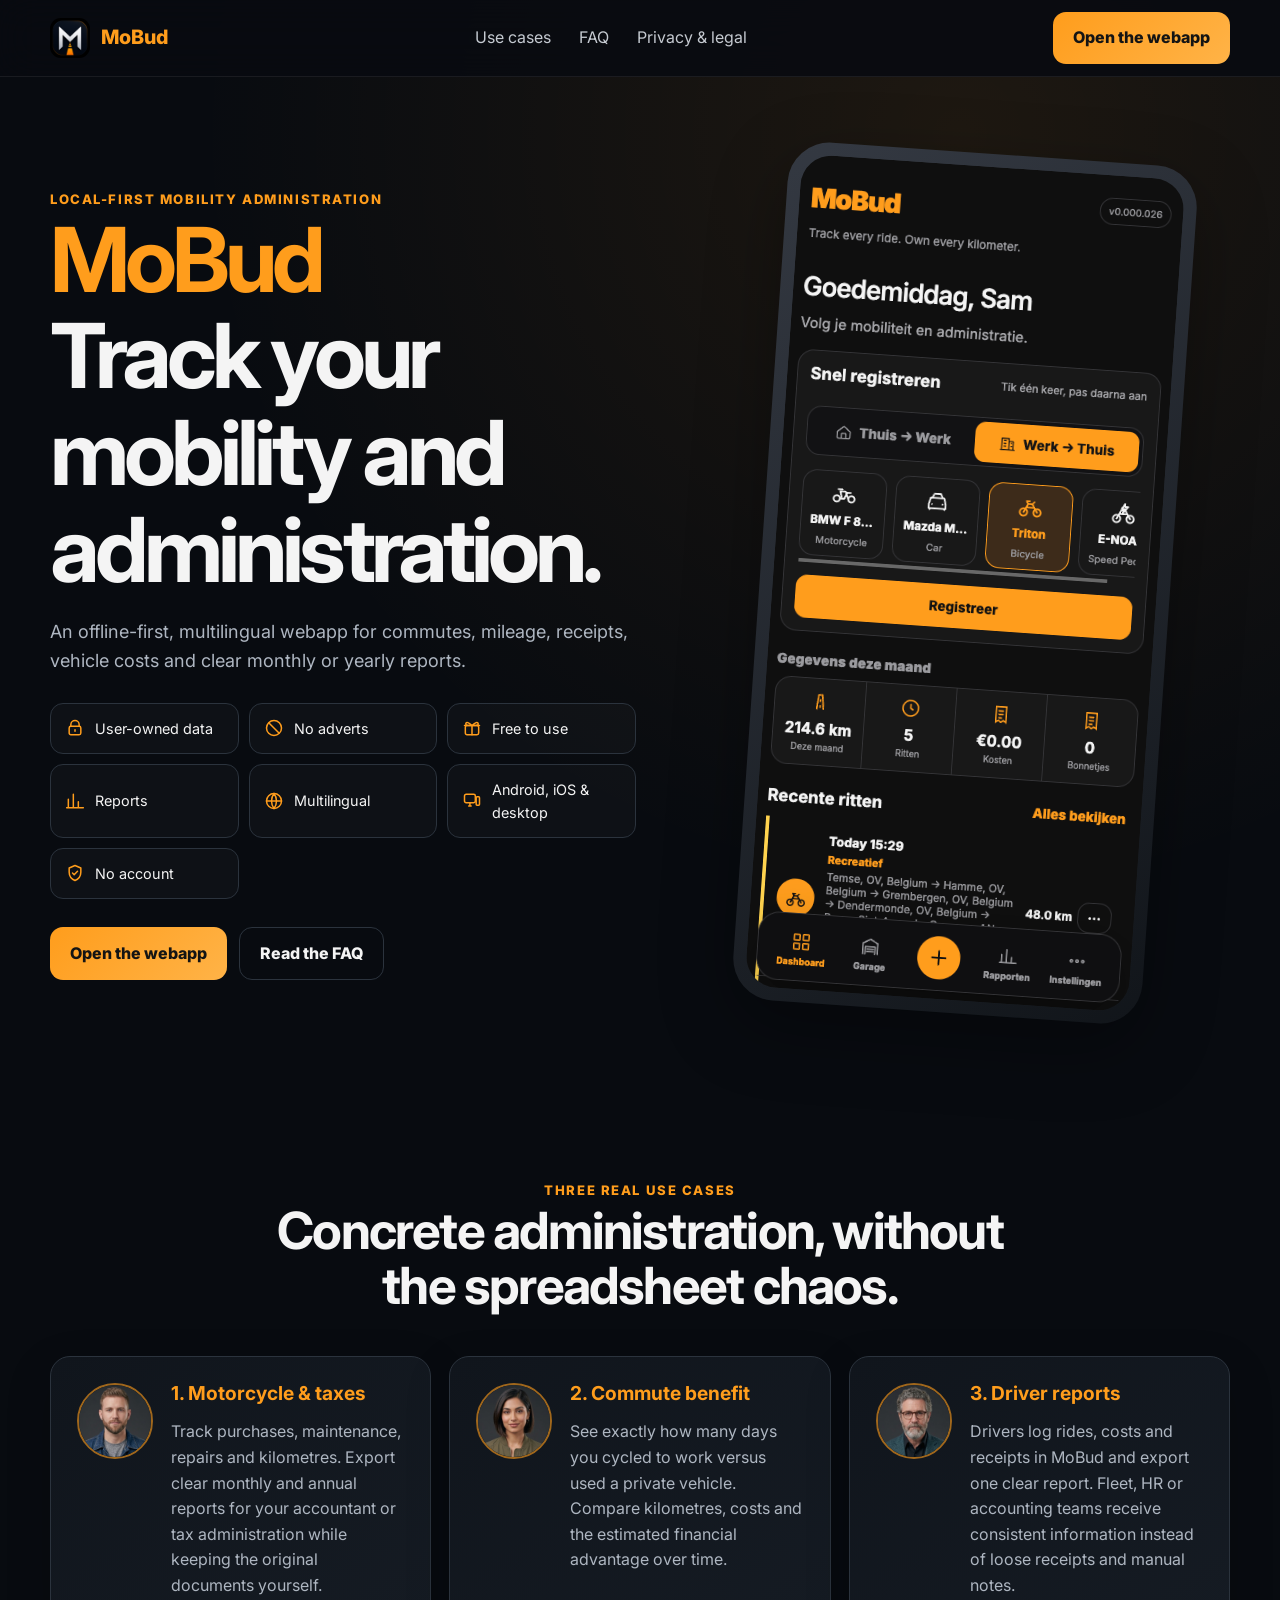
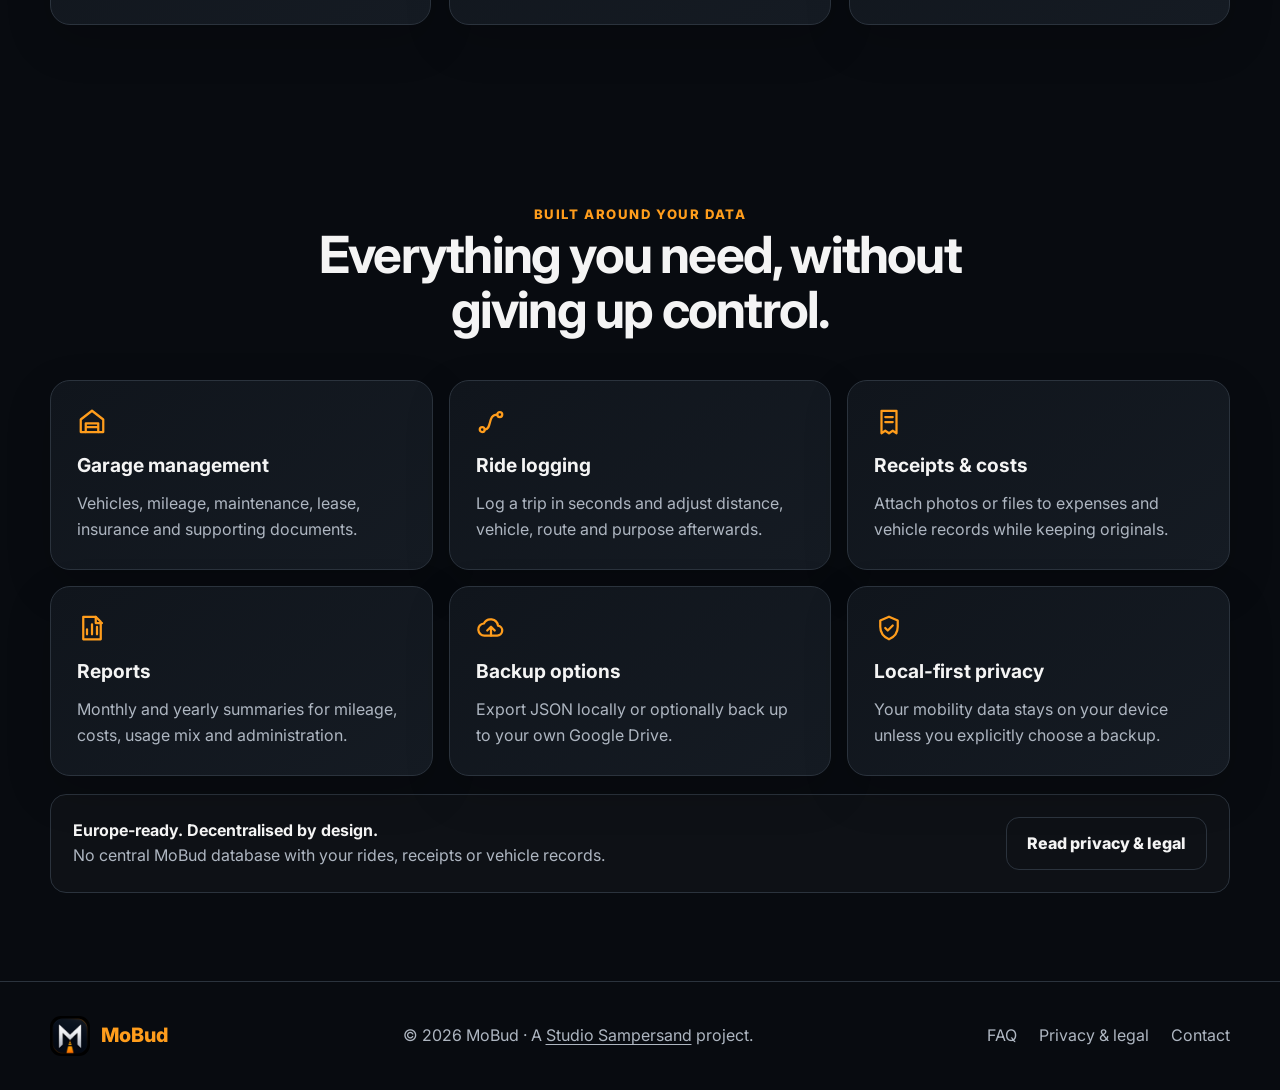
<file: index.html>
<!doctype html><html lang="en">
<head>
  <meta charset="utf-8">
  <meta name="viewport" content="width=device-width,initial-scale=1,viewport-fit=cover">
  <title>MoBud · Track your mobility and administration</title>
  <meta name="description" content="A free, ad-free, local-first webapp for tracking mobility, mileage, receipts and reports.">
  <meta name="theme-color" content="#080b10">
  <meta property="og:type" content="website">
  <meta property="og:site_name" content="MoBud">
  <meta property="og:title" content="MoBud · Track your mobility and administration">
  <meta property="og:description" content="A free, ad-free, local-first webapp for tracking mobility, mileage, receipts and reports.">
  <meta property="og:url" content="https://mobud.app/">
  <meta property="og:image" content="https://mobud.app/assets/mobud-share-card.png">
  <meta property="og:image:secure_url" content="https://mobud.app/assets/mobud-share-card.png">
  <meta property="og:image:type" content="image/png">
  <meta property="og:image:width" content="1200">
  <meta property="og:image:height" content="630">
  <meta property="og:image:alt" content="MoBud · Track your mobility and administration">
  <meta name="twitter:card" content="summary_large_image">
  <meta name="twitter:title" content="MoBud · Track your mobility and administration">
  <meta name="twitter:description" content="A free, ad-free, local-first webapp for tracking mobility, mileage, receipts and reports.">
  <meta name="twitter:image" content="https://mobud.app/assets/mobud-share-card.png">
  <link rel="icon" href="/assets/mobud-icon.png">
  <link rel="apple-touch-icon" href="/app/icon-192-v005.png">
  <link rel="manifest" href="/app/manifest.json">
  <link rel="alternate" hreflang="en" href="https://mobud.app/?lang=en">
  <link rel="alternate" hreflang="nl" href="https://mobud.app/?lang=nl">
  <link rel="alternate" hreflang="fr" href="https://mobud.app/?lang=fr">
  <link rel="alternate" hreflang="es" href="https://mobud.app/?lang=es">
  <link rel="alternate" hreflang="it" href="https://mobud.app/?lang=it">
  <link rel="alternate" hreflang="pt" href="https://mobud.app/?lang=pt">
  <link rel="alternate" hreflang="sv" href="https://mobud.app/?lang=sv">
  <link rel="alternate" hreflang="no" href="https://mobud.app/?lang=no">
  <link rel="alternate" hreflang="da" href="https://mobud.app/?lang=da">
  <link rel="alternate" hreflang="x-default" href="https://mobud.app/">
  <link rel="canonical" href="https://mobud.app/">
  <link rel="stylesheet" href="/assets/site.css">
<link rel="preconnect" href="https://fonts.googleapis.com">
<link rel="preconnect" href="https://fonts.gstatic.com" crossorigin>
<link href="https://fonts.googleapis.com/css2?family=Inter:wght@100..900&display=swap" rel="stylesheet">
</head>
<body>

<header class="site-header">
  <div class="site-shell navbar">
    <a class="brand" href="/"><img src="/assets/mobud-icon.png" alt=""><span>MoBud</span></a>
    <nav class="nav-links">
      <a href="/#use-cases">Use cases</a>
      <a href="/faq/" >FAQ</a>
      <a href="/legal/" >Privacy & legal</a>
    </nav>
    <a class="cta desktop-cta" href="/app/">Open the webapp</a>
    <button class="menu-toggle" aria-label="Open menu">☰</button>
  </div>
</header>
<main>
<section class="site-shell hero">
  <div>
    <span class="eyebrow">Local-first mobility administration</span>
    <h1><span style="color:var(--accent)">MoBud</span><br>Track your mobility and administration.</h1>
    <p>An offline-first, multilingual webapp for commutes, mileage, receipts, vehicle costs and clear monthly or yearly reports.</p>
    <div class="usp-grid">
      <div class="usp"><svg class="ui-icon" viewBox="0 0 24 24" aria-hidden="true"><path d="M7 10V8a5 5 0 0 1 10 0v2"/><rect x="5" y="10" width="14" height="10" rx="2"/><path d="M12 14v2"/></svg><span>User-owned data</span></div><div class="usp"><svg class="ui-icon" viewBox="0 0 24 24" aria-hidden="true"><circle cx="12" cy="12" r="9"/><path d="m6 6 12 12"/></svg><span>No adverts</span></div><div class="usp"><svg class="ui-icon" viewBox="0 0 24 24" aria-hidden="true"><rect x="4" y="9" width="16" height="11" rx="2"/><path d="M12 9v11M3 9h18M7.5 9C5 9 4 7.7 4.8 6.2 5.6 4.7 7.6 5 12 9M16.5 9c2.5 0 3.5-1.3 2.7-2.8C18.4 4.7 16.4 5 12 9"/></svg><span>Free to use</span></div>
      <div class="usp"><svg class="ui-icon" viewBox="0 0 24 24" aria-hidden="true"><path d="M4 20V10M10 20V4M16 20v-7M22 20H2"/></svg><span>Reports</span></div><div class="usp"><svg class="ui-icon" viewBox="0 0 24 24" aria-hidden="true"><circle cx="12" cy="12" r="9"/><path d="M3 12h18M12 3a15 15 0 0 1 0 18M12 3a15 15 0 0 0 0 18"/></svg><span>Multilingual</span></div><div class="usp"><svg class="ui-icon" viewBox="0 0 24 24" aria-hidden="true"><rect x="3" y="4" width="13" height="10" rx="2"/><path d="M8 18h3M9.5 14v4"/><rect x="17" y="7" width="4" height="10" rx="1"/></svg><span>Android, iOS & desktop</span></div><div class="usp"><svg class="ui-icon" viewBox="0 0 24 24" aria-hidden="true"><path d="M12 3 5 6v5c0 4.5 2.8 8.2 7 10 4.2-1.8 7-5.5 7-10V6z"/><path d="m9 12 2 2 4-4"/></svg><span>No account</span></div>
    </div>
    <div class="hero-actions"><a class="cta" href="/app/">Open the webapp</a><a class="cta secondary" href="/faq/">Read the FAQ</a></div>
  </div>
  <div class="phone-stage"><div class="phone"><div class="phone-screen"><img src="/assets/app-dashboard.png" alt="MoBud dashboard screenshot"></div></div></div>
</section>
<section class="section" id="use-cases">
  <div class="site-shell">
    <div class="section-heading"><span class="eyebrow">Three real use cases</span><h2>Concrete administration, without the spreadsheet chaos.</h2></div>
    <div class="cards-3">
      <article class="card usecase"><img class="avatar" src="/assets/avatar-1.jpg" alt=""><div><h3>1. Motorcycle & taxes</h3><p>Track purchases, maintenance, repairs and kilometres. Export clear monthly and annual reports for your accountant or tax administration while keeping the original documents yourself.</p></div></article>
      <article class="card usecase"><img class="avatar" src="/assets/avatar-2.jpg" alt=""><div><h3>2. Commute benefit</h3><p>See exactly how many days you cycled to work versus used a private vehicle. Compare kilometres, costs and the estimated financial advantage over time.</p></div></article>
      <article class="card usecase"><img class="avatar" src="/assets/avatar-3.jpg" alt=""><div><h3>3. Driver reports</h3><p>Drivers log rides, costs and receipts in MoBud and export one clear report. Fleet, HR or accounting teams receive consistent information instead of loose receipts and manual notes.</p></div></article>
    </div>
  </div>
</section>
<section class="section">
  <div class="site-shell">
    <div class="section-heading"><span class="eyebrow">Built around your data</span><h2>Everything you need, without giving up control.</h2></div>
    <div class="feature-grid">
      <article class="card feature"><div class="feature-icon"><svg class="ui-icon" viewBox="0 0 24 24" aria-hidden="true"><path d="M3 10 12 3l9 7v10H3z"/><path d="M7 20v-7h10v7M7 16h10"/></svg></div><h3>Garage management</h3><p>Vehicles, mileage, maintenance, lease, insurance and supporting documents.</p></article>
      <article class="card feature"><div class="feature-icon"><svg class="ui-icon" viewBox="0 0 24 24" aria-hidden="true"><circle cx="5" cy="18" r="2"/><circle cx="19" cy="6" r="2"/><path d="M7 18c6 0 2-12 10-12"/></svg></div><h3>Ride logging</h3><p>Log a trip in seconds and adjust distance, vehicle, route and purpose afterwards.</p></article>
      <article class="card feature"><div class="feature-icon"><svg class="ui-icon" viewBox="0 0 24 24" aria-hidden="true"><path d="M6 3h12v18l-3-2-3 2-3-2-3 2z"/><path d="M9 8h6M9 12h6"/></svg></div><h3>Receipts & costs</h3><p>Attach photos or files to expenses and vehicle records while keeping originals.</p></article>
      <article class="card feature"><div class="feature-icon"><svg class="ui-icon" viewBox="0 0 24 24" aria-hidden="true"><path d="M5 3h10l4 4v14H5z"/><path d="M15 3v5h5M8 17v-4M12 17V9M16 17v-6"/></svg></div><h3>Reports</h3><p>Monthly and yearly summaries for mileage, costs, usage mix and administration.</p></article>
      <article class="card feature"><div class="feature-icon"><svg class="ui-icon" viewBox="0 0 24 24" aria-hidden="true"><path d="M7 18h10a4 4 0 0 0 .6-7.95A6 6 0 0 0 6.3 8.4 4.5 4.5 0 0 0 7 18z"/><path d="m9 14 3-3 3 3M12 11v7"/></svg></div><h3>Backup options</h3><p>Export JSON locally or optionally back up to your own Google Drive.</p></article>
      <article class="card feature"><div class="feature-icon"><svg class="ui-icon" viewBox="0 0 24 24" aria-hidden="true"><path d="M12 3 5 6v5c0 4.5 2.8 8.2 7 10 4.2-1.8 7-5.5 7-10V6z"/><path d="m9 12 2 2 4-4"/></svg></div><h3>Local-first privacy</h3><p>Your mobility data stays on your device unless you explicitly choose a backup.</p></article>
    </div>
    <div class="privacy-strip"><div><strong>Europe-ready. Decentralised by design.</strong><br><span style="color:var(--muted)">No central MoBud database with your rides, receipts or vehicle records.</span></div><a class="cta secondary" href="/legal/">Read privacy & legal</a></div>
  </div>
</section>
</main>
<footer class="site-footer">
  <div class="site-shell footer-row">
    <a class="brand" href="/"><img src="/assets/mobud-icon.png" alt=""><span>MoBud</span></a>
    <span>© 2026 MoBud · A <a href="https://www.studiosampersand.be" target="_blank" rel="noopener noreferrer">Studio Sampersand</a> project.</span>
    <div class="footer-links"><a href="/faq/">FAQ</a><a href="/legal/">Privacy & legal</a><a href="mailto:studiosampersand@gmail.com">Contact</a></div>
  </div>
</footer><script src="/assets/site.js"></script></body></html>
</file>
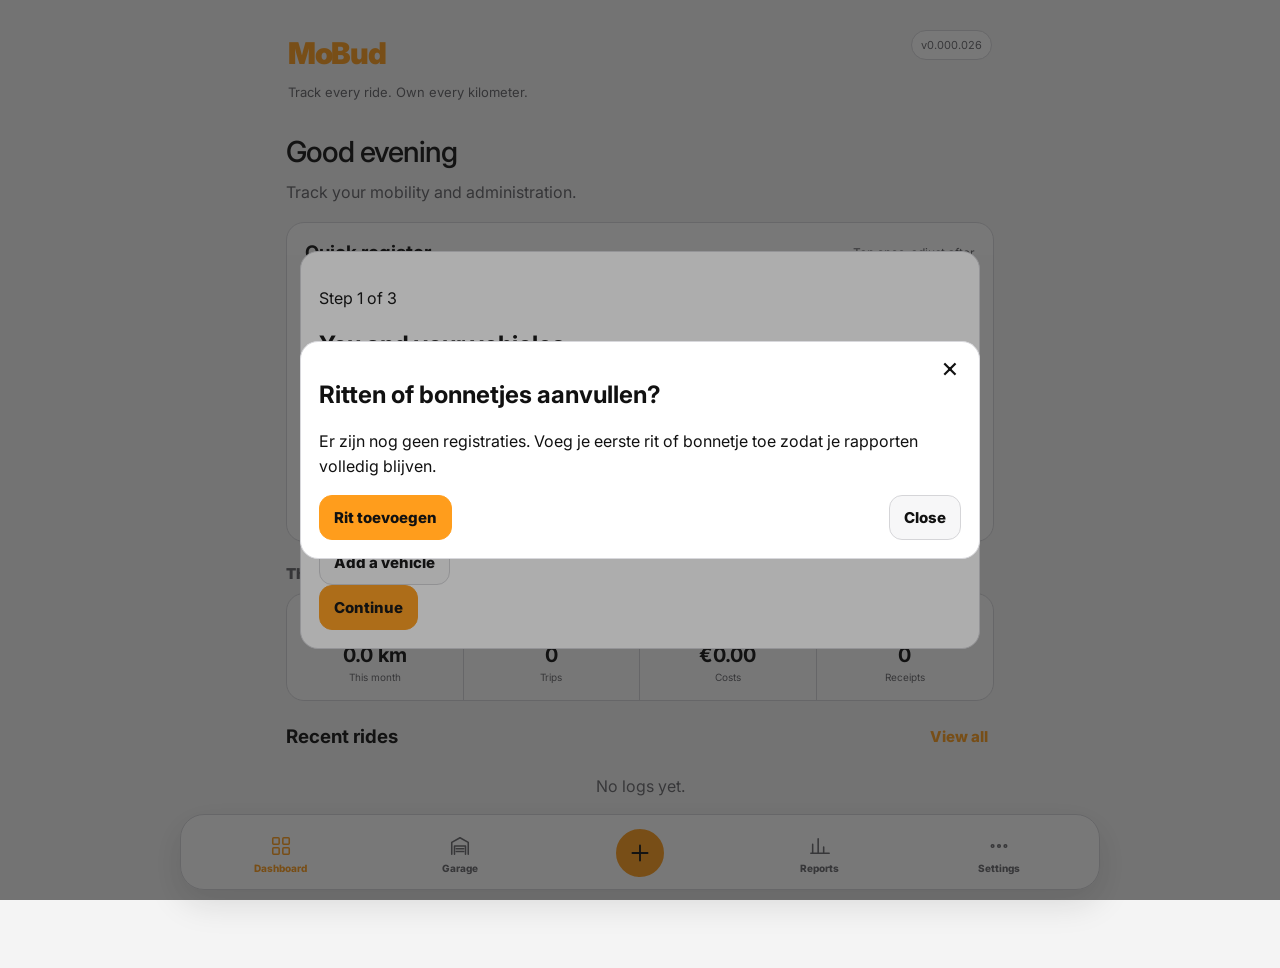
<file: app/index.html>
<!doctype html>
<html lang="en">
<head>
<meta charset="utf-8"><meta name="viewport" content="width=device-width,initial-scale=1,viewport-fit=cover">
<meta name="referrer" content="no-referrer">
<meta name="robots" content="noindex,nofollow">
<meta http-equiv="Permissions-Policy" content="camera=(self), geolocation=(self), microphone=(), payment=(), usb=()">
<meta name="theme-color" content="#ffd34d"><script>(function(){try{var keys=['mobud-production-data-v0.000.009','mobud-production-data-v0.000.008','mobud-production-data-v0.000.007','mobud-production-data-v0.000.006','mobud-production-data'];var pref='system';for(var i=0;i<keys.length;i++){var raw=localStorage.getItem(keys[i]);if(raw){var data=JSON.parse(raw);pref=(data&&data.settings&&data.settings.theme)||'system';break;}}var resolved=pref==='system'?(window.matchMedia&&matchMedia('(prefers-color-scheme: light)').matches?'light':'dark'):pref;document.documentElement.setAttribute('data-theme',resolved);document.documentElement.setAttribute('data-theme-preference',pref);document.documentElement.style.colorScheme=resolved;}catch(e){}})();</script><meta name="apple-mobile-web-app-capable" content="yes"><meta name="apple-mobile-web-app-status-bar-style" content="black-translucent">
<title>MoBud · v0.000.026</title><link rel="manifest" href="./manifest.json"><link rel="stylesheet" href="./styles.css?v=0260"><style id="desktop-container-hotfix">
@media (min-width:621px){
  #app.app-shell{width:100%!important;max-width:760px!important;margin-left:auto!important;margin-right:auto!important;}
}
</style>
<script src="https://accounts.google.com/gsi/client" async defer></script>
<link rel="preconnect" href="https://fonts.googleapis.com">
<link rel="preconnect" href="https://fonts.gstatic.com" crossorigin>
<link href="https://fonts.googleapis.com/css2?family=Inter:wght@100..900&display=swap" rel="stylesheet">
</head>
<body>
<div id="installBanner" class="install-banner hidden" role="region" aria-label="Install MoBud">
  <div class="install-banner__text">Installeer eenvoudig als app</div>
  <div class="install-banner__actions">
    <button id="installLater" class="install-banner__later" type="button">Later</button>
    <button id="installNow" class="install-banner__install" type="button">Installeren</button>
  </div>
</div>
<svg class="svg-sprite" aria-hidden="true" focusable="false"><defs>
<symbol id="i-home" viewBox="0 0 24 24"><path d="M3 11.5 12 4l9 7.5v8a1.5 1.5 0 0 1-1.5 1.5h-15A1.5 1.5 0 0 1 3 19.5z"/><path d="M9 21v-7h6v7"/></symbol>
<symbol id="i-building" viewBox="0 0 24 24"><path d="M4 21V5h10v16M14 9h6v12M7 8h3M7 12h3M7 16h3M17 12h1M17 16h1M2 21h20"/></symbol>
<symbol id="i-bike" viewBox="0 0 24 24"><circle cx="5.5" cy="17.5" r="3.5"/><circle cx="18.5" cy="17.5" r="3.5"/><path d="m5.5 17.5 4-8h4l5 8M8 13h7M9.5 9.5 8 7h3M13.5 9.5l2-2"/></symbol>
<symbol id="i-ebike" viewBox="0 0 24 24"><circle cx="5.5" cy="17.5" r="3.5"/><circle cx="18.5" cy="17.5" r="3.5"/><path d="m5.5 17.5 4-8h4l5 8M8 13h7"/><path d="m13 3-3 5h3l-2 4 5-6h-3z"/></symbol>
<symbol id="i-car" viewBox="0 0 24 24"><path d="m4 16 1.5-6h13L20 16v4H4zM7 10l2-4h6l2 4M7 16h.01M17 16h.01"/><path d="M5 20v1M19 20v1"/></symbol>
<symbol id="i-motorcycle" viewBox="0 0 24 24"><circle cx="5" cy="17" r="3"/><circle cx="19" cy="17" r="3"/><path d="M8 17h4l3-6h3M10 17l-2-7h5l3 7M6 8h4"/></symbol>
<symbol id="i-train" viewBox="0 0 24 24"><rect x="5" y="3" width="14" height="15" rx="3"/><path d="M8 7h8M8 12h.01M16 12h.01M8 21l2-3M16 18l2 3M7 21h10"/></symbol>
<symbol id="i-walk" viewBox="0 0 24 24"><circle cx="13" cy="4" r="2"/><path d="m11 9 3 2 2 4M11 9l-2 5-3 3M14 11l-2 5-1 5M16 15l3 4"/></symbol>
<symbol id="i-grid" viewBox="0 0 24 24"><rect x="3" y="3" width="7" height="7" rx="1"/><rect x="14" y="3" width="7" height="7" rx="1"/><rect x="3" y="14" width="7" height="7" rx="1"/><rect x="14" y="14" width="7" height="7" rx="1"/></symbol>
<symbol id="i-garage" viewBox="0 0 24 24"><path d="M3 21V8l9-5 9 5v13M6 21v-9h12v9M8 15h8M8 18h8"/></symbol>
<symbol id="i-chart" viewBox="0 0 24 24"><path d="M4 20V10M10 20V4M16 20v-7M22 20H2"/></symbol>
<symbol id="i-more" viewBox="0 0 24 24"><circle cx="5" cy="12" r="1.4"/><circle cx="12" cy="12" r="1.4"/><circle cx="19" cy="12" r="1.4"/></symbol>
<symbol id="i-plus" viewBox="0 0 24 24"><path d="M12 5v14M5 12h14"/></symbol>
<symbol id="i-clock" viewBox="0 0 24 24"><circle cx="12" cy="12" r="9"/><path d="M12 7v5l3 2"/></symbol>
<symbol id="i-road" viewBox="0 0 24 24"><path d="M8 21 10 3M16 21 14 3M12 19v-3M12 12V9M12 5V3"/></symbol>
<symbol id="i-receipt" viewBox="0 0 24 24"><path d="M6 3h12v18l-3-2-3 2-3-2-3 2zM9 8h6M9 12h6M9 16h4"/></symbol>
<symbol id="i-plane" viewBox="0 0 24 24"><path d="M2 16l20-8-7 7v5l-3 1-2-5-4 2z"/></symbol><symbol id="i-helicopter" viewBox="0 0 24 24"><path d="M4 14h13l3-3M7 14l2-5h6l3 5M3 18h15M12 9V5M7 5h10"/></symbol></defs></svg>

<div id="updateBanner" class="update-banner hidden"><strong>New MoBud version available</strong><p>Download a local safety backup first. You then explicitly confirm before the cached update is applied.</p><button id="applyUpdate" class="primary small">Back up & update</button></div>
<div id="app" class="app-shell">
<header class="topbar"><div><p class="brand">MoBud</p><p class="tagline"><span data-no-i18n>Track every ride. Own every kilometer.</span></p></div><div class="top-actions"><span class="version-pill">v0.000.026</span></div></header>
<main>
<section id="screen-dashboard" class="screen active">
<div class="dashboard-intro"><p id="greeting" class="dashboard-greeting">Good morning</p><p class="muted">Track your mobility and administration.</p></div>
<section class="card quick-register-card dashboard-section" data-tutorial="quick-log"><div class="section-head"><h3>Quick register</h3><span class="muted microcopy">Tap once, adjust after</span></div><div class="commute-panel" data-tutorial="commute-panel"><div class="segmented commute-segment"><button id="dirHomeWork" class="active" data-tutorial="direction-toggle"><svg><use href="#i-home"/></svg><span>Home → Work</span></button><button id="dirWorkHome"><svg><use href="#i-building"/></svg><span>Work → Home</span></button></div></div><div id="quickVehicles" class="quick-vehicle-row" data-tutorial="quick-log"></div><button id="quickRegisterButton" class="primary quick-register-submit" type="button">Register</button></section>
<section class="dashboard-stats-section"><h3 class="dashboard-section-title">This month's data</h3><div class="stats-strip"><div class="stat"><svg><use href="#i-road"/></svg><strong id="statKm">0</strong><span>This month</span></div><div class="stat"><svg><use href="#i-clock"/></svg><strong id="statTrips">0</strong><span>Trips</span></div><div class="stat"><svg><use href="#i-receipt"/></svg><strong id="statCost">€0</strong><span>Costs</span></div><div class="stat"><svg><use href="#i-receipt"/></svg><strong id="statReceipts">0</strong><span>Receipts</span></div></div></section>
<section class="recent-section"><div class="section-head"><h3>Recent rides</h3><button id="viewAllLogs" class="text-link" data-tutorial="open-calendar">View all</button></div><div id="recentList" class="recent-list empty-state">No logs yet.</div></section>
<div class="month-switch compact-month dashboard-month-switch hidden" aria-hidden="true"><button id="prevMonth" class="ghost" tabindex="-1">‹</button><strong id="currentMonthLabel"></strong><button id="nextMonth" class="ghost" tabindex="-1">›</button></div>
</section>

<section id="screen-log" class="screen"><div class="tabs card slim"><button class="tab active" data-tab="trip">Trip</button><button class="tab" data-tab="expense">Cost / receipt</button></div>
<form id="tripForm" data-tutorial="trip-form" class="card form active-form"><h2 id="tripFormTitle">Log trip</h2><input type="hidden" id="tripEditId"><label>Date<input type="date" id="tripDate" required></label><label>Vehicle<select id="tripVehicle"></select></label><div class="swap-row"><label>From<select id="tripFrom"></select></label><button type="button" id="swapTrip" class="ghost swap">⇄</button><label>To<select id="tripTo"></select></label></div><label id="tripFromOtherWrap" class="hidden">Other origin<input id="tripFromOther" autocomplete="off" placeholder="Start typing and select an address"><div class="suggestions" id="tripFromOtherSuggestions"></div></label><label id="tripToOtherWrap" class="hidden">Other destination<input id="tripToOther" autocomplete="off" placeholder="Start typing and select an address"><div class="suggestions" id="tripToOtherSuggestions"></div></label><div class="route-stops-card"><div class="mini-section-head"><div><h3>Stops</h3><p class="muted">Optional: add and reorder stops for this trip.</p></div><button type="button" id="addTripStop" class="ghost small">Add stop</button></div><div id="tripStopsList" class="trip-stops-list"></div><div id="tripRoutePreview" class="trip-route-preview hidden"></div></div><div class="two-col"><label>Distance<input type="number" min="0" step="0.1" id="tripKm" required></label><button type="button" id="calcRoute" class="secondary route-btn">Calculate route</button></div><label>Purpose<select id="tripPurpose"><option value="Commute">Commute</option><option value="Professional">Professional</option><option value="Private">Private</option><option value="Recreational">Recreational</option></select></label><label>Note<textarea id="tripNotes" rows="3"></textarea></label><div class="file-actions"><label class="secondary file-label">Choose file<input type="file" id="tripFile" accept="image/*,.pdf"></label><label class="secondary file-label">Take photo<input type="file" id="tripCamera" accept="image/*" capture="environment"></label></div><div id="tripAttachmentInfo" class="attachment-info hidden"></div><p class="legal-note">Keep the legally valid original ticket or invoice for the required retention period. A MoBud copy does not replace the original.</p><div class="hero-actions"><button class="primary" type="submit">Save trip</button><button id="cancelTripEdit" class="ghost hidden" type="button">Cancel</button></div></form>
<form id="expenseForm" data-tutorial="expense-form" class="card form"><h2 id="expenseFormTitle">Cost / receipt</h2><input type="hidden" id="expenseEditId"><label>Date<input type="date" id="expenseDate" required></label><label>Vehicle<select id="expenseVehicle"></select></label><label>Category<select id="expenseCategory"><option value="Fuel / charging">Fuel / charging</option><option value="Parking">Parking</option><option value="Train">Train</option><option value="Bus / tram / metro">Bus / tram / metro</option><option value="Maintenance">Maintenance</option><option value="Repair">Repair</option><option value="Fine">Fine</option><option value="Insurance">Insurance</option><option value="Tax">Tax</option><option value="Equipment / clothing">Equipment / clothing</option><option value="Purchase">Purchase</option><option value="Other">Other</option></select></label><label>Amount<input type="number" min="0" step="0.01" id="expenseAmount" required></label><label>Supplier<input id="expenseSupplier"></label><label>Odometer / mileage<input type="number" min="0" step="0.1" id="expenseOdometer"></label><label>Note<textarea id="expenseNotes" rows="3"></textarea></label><div class="file-actions"><label class="secondary file-label">Choose file<input type="file" id="expenseFile" accept="image/*,.pdf"></label><label class="secondary file-label">Take photo<input type="file" id="expenseCamera" accept="image/*" capture="environment"></label></div><div id="expenseAttachmentInfo" class="attachment-info hidden"></div><p class="legal-note">Keep the legally valid original ticket or invoice for the required retention period. A MoBud copy does not replace the original.</p><div class="hero-actions"><button class="primary" type="submit">Save cost</button><button id="cancelExpenseEdit" class="ghost hidden" type="button">Cancel</button></div></form></section>

<section id="screen-calendar" class="screen"><div class="card"><button id="calendarBack" class="ghost small calendar-back" type="button">← Back</button><div class="section-head"><button id="calPrev" class="ghost">‹</button><h2 id="calendarTitle"></h2><button id="calNext" class="ghost">›</button></div><div class="calendar-filter-row"><label for="calendarVehicleFilter">Vehicle</label><select id="calendarVehicleFilter"><option value="all">All vehicles</option></select></div><div class="calendar-week"><span>Mo</span><span>Tu</span><span>We</span><span>Th</span><span>Fr</span><span>Sa</span><span>Su</span></div><div id="calendarGrid" class="calendar-grid"></div></div><div class="card"><h3 id="selectedDayTitle">Selected day</h3><div id="dayLogs" class="list"></div></div></section>

<section id="screen-garage" data-tutorial="garage-screen" class="screen"><div class="page-header"><div class="section-head"><div><h2>Garage</h2><p class="muted">Manage, filter and maintain your vehicles.</p></div><button id="addVehicleBtn" class="primary small">Add vehicle</button></div><div class="garage-filters"><select id="garageTypeFilter"><option value="all">All vehicle types</option></select><select id="garagePowertrainFilter"><option value="all">All powertrains</option></select></div></div><div id="garageList"></div></section>

<section id="screen-stats" data-tutorial="stats-screen" class="screen"><div class="page-header"><h2>Stats & reports</h2><p class="muted">Local overview. Your mobility data remains on this device or in your own Google Drive.</p></div><div id="statsContent"></div><div class="card"><h3>Export</h3><p class="legal-note">Keep original supporting documents. Reports and uploaded copies are administrative aids only and do not determine tax deductibility.</p><div class="hero-actions"><button id="printReport" class="primary">Print</button><button id="exportPdf" class="secondary">Export PDF</button></div><p class="legal-note">A report is created only when you press one of these buttons. PDF reports are not automatically stored in Google Drive; you choose where to save them.</p></div></section>

<section id="screen-settings" data-tutorial="settings-screen" class="screen"><div class="page-header"><h2>Settings</h2><p class="muted">Preferences are saved automatically.</p><span id="autosaveStatus" class="autosave-status">Saved</span></div><div class="card"><label>Name<input id="settingName"></label><label>Language<select id="settingLanguage"><option value="en">English</option><option value="nl">Nederlands</option><option value="fr">Français</option><option value="de">Deutsch</option><option value="de-CH">Deutsch (Schweiz)</option><option value="it">Italiano</option><option value="es">Español</option><option value="pt">Português</option><option value="da">Dansk</option><option value="sv">Svenska</option><option value="no">Norsk</option><option value="pl">Polski</option></select></label><label>Country<select id="settingCountry"><option value="BE">Belgium</option><option value="NL">Netherlands</option><option value="FR">France</option><option value="DE">Germany</option><option value="CH">Switzerland</option><option value="IT">Italy</option><option value="ES">Spain</option><option value="PT">Portugal</option><option value="DK">Denmark</option><option value="SE">Sweden</option><option value="NO">Norway</option><option value="PL">Poland</option></select></label><label>Currency<select id="settingCurrency"><option value="€">Euro (€)</option><option value="£">Pound (£)</option><option value="kr">Krona (kr)</option></select></label><label>Distance unit<select id="settingUnit"><option value="km">Kilometres</option><option value="mi">Miles</option></select></label><label>Appearance<select id="settingTheme"><option value="system">Follow system</option><option value="dark">Always dark</option><option value="light">Always light</option></select></label></div>
<div class="card"><h3>Addresses</h3><div id="addressFields"></div></div>
<div class="card storage-drive-card"><h3>Storage & Google Drive</h3>
<div class="local-backup-block"><h4>Local data</h4><p class="legal-note">Your data is stored locally on this device. Export a JSON backup and keep it safely on this device or another storage location.</p><div class="hero-actions local-backup-actions"><button id="exportJson" data-tutorial="backup-export" class="secondary">Export backup</button><label class="secondary file-label">Import backup<input id="importJson" type="file" accept="application/json"></label></div></div>
<hr class="settings-divider">
<div class="drive-backup-block"><h4>Google Drive</h4><p class="legal-note">Prefer Google Drive? Export a backup or import one here. MoBud safely merges your files so trips and receipts from another device or an earlier backup are not missed. Unsure? First make a local backup above.</p><p id="lastSyncStatus" class="sync-status">Last Drive backup: never</p><div class="hero-actions drive-actions"><button id="driveBackupCreate" class="secondary">Export to Drive</button><button id="driveBackupImport" class="secondary">Import from Drive</button></div></div>
<div class="data-trust-box"><strong>What happens to my data?</strong><p>MoBud stores your data locally and opens Google Drive only when you choose to export or import a backup. You grant short, one-time permission for that action; no permanent Drive session or background sync remains active.</p></div>
<p id="storageStatus" class="hidden"></p><button id="linkDrive" class="hidden" type="button">Google Drive</button><button id="syncDrive" class="hidden" type="button">Backup</button><button id="disconnectDrive" class="hidden" type="button">Disconnect</button></div>
<div class="card"><h3>Old receipt cleanup</h3><p class="muted">Remove only photo and PDF attachments older than a chosen date. Trips, costs, amounts and receipt metadata remain available.</p><label>Remove attachments before<input type="date" id="receiptCleanupDate"></label><p id="receiptCleanupPreview" class="muted">Choose a cutoff date to preview old receipt attachments.</p><button id="cleanupReceipts" class="danger">Clean up old receipts</button><p class="legal-note">This action is permanent and is included in the next Google Drive backup you create.</p></div>
<div class="retired-reminder-controls hidden" aria-hidden="true"><select id="commuteReminderMode"><option value="never" selected>Never</option></select><input type="time" id="dailyReminderTime" value="19:00"><select id="weeklyReminderDay"><option value="6" selected>Saturday</option></select><input type="time" id="weeklyReminderTime" value="10:00"><select id="backupFrequency"><option value="never" selected>Never</option></select><select id="reportFrequency"><option value="never" selected>Never</option></select><input type="checkbox" id="notifyUpdates"></div>
<div class="card update-check-card"><h3>Updates</h3><p class="muted">Controleer manueel of er een nieuwe MoBud-cacheversie klaarstaat.</p><button id="checkUpdate" class="secondary">Controleer updates</button></div>
<div class="card"><h3>Mobility providers</h3><p class="muted">Official national and regional operators for your selected country.</p><div id="mobilityProviderList" class="provider-list"></div></div><div class="card"><h3>Help & FAQ</h3><button id="replayTutorial" class="secondary">Replay tutorial</button><div id="faqList" class="faq-list"></div></div>
<div class="card"><h3>Feedback</h3><a class="secondary link-btn" href="mailto:studiosampersand@gmail.com?subject=MoBud%20idea">Send an idea</a><button id="requestBtn" class="secondary">Send request</button><button id="bugBtn" class="secondary">Report bug</button></div>
<div class="support-card"><p class="muted">No subscription, no adverts and no hidden revenue model — simply freeware to make your mobility administration easier. Want to support frequent updates? Buying me a coffee is entirely optional.</p><a class="secondary link-btn" href="https://buymeacoffee.com/studiosampersand" target="_blank" rel="noopener noreferrer">Buy me a coffee</a></div></section>
</main>
<nav class="bottom-nav"><button class="nav active" data-screen="dashboard"><svg><use href="#i-grid"/></svg><span>Dashboard</span></button><button class="nav" data-screen="garage" data-tutorial="nav-garage"><svg><use href="#i-garage"/></svg><span>Garage</span></button><button class="nav nav-add" data-screen="log" data-tutorial="nav-log"><svg><use href="#i-plus"/></svg><span>Log</span></button><button class="nav" data-screen="stats" data-tutorial="nav-stats"><svg><use href="#i-chart"/></svg><span>Reports</span></button><button class="nav" data-screen="settings" data-tutorial="nav-settings"><svg><use href="#i-more"/></svg><span>Settings</span></button></nav>
</div>
<div id="onboarding" class="modal hidden"><div class="modal-card"><div id="onboardingStep1" class="onboard-step"><p class="eyebrow">Step 1 of 3</p><h2>You and your vehicles</h2><label>Your name<input id="onboardName"></label><label>Language<select id="onboardLanguage"><option value="en">English</option><option value="nl">Nederlands</option><option value="fr">Français</option><option value="de">Deutsch</option><option value="de-CH">Deutsch (Schweiz)</option><option value="it">Italiano</option><option value="es">Español</option><option value="pt">Português</option><option value="da">Dansk</option><option value="sv">Svenska</option><option value="no">Norsk</option><option value="pl">Polski</option></select></label><div id="onboardVehicles"></div><button id="onboardAddVehicle" class="secondary">Add a vehicle</button><div class="modal-actions"><button id="onboardNext1" class="primary">Continue</button></div></div><div id="onboardingStep2" class="onboard-step hidden"><p class="eyebrow">Step 2 of 3</p><h2>Choose where your data lives</h2><p>MoBud is free, ad-free and does not store your trips, costs, addresses or files on MoBud servers.</p><label class="choice"><input type="radio" name="storageChoice" value="local" checked><strong>Keep everything local</strong><span>Only this device. Losing it or clearing browser data can erase your records.</span></label><label class="choice"><input type="radio" name="storageChoice" value="drive"><strong>Use Google Drive</strong><span>Create or import a backup in your own Drive when you choose. MoBud does not keep a permanent Drive session active.</span></label><div class="modal-actions"><button id="onboardBack2" class="ghost">Back</button><button id="onboardNext2" class="primary">Continue</button></div></div><div id="onboardingStep3" class="onboard-step hidden"><p class="eyebrow">Step 3 of 3</p><h2>Local reminders</h2><p>MoBud keeps reminders local. You will not receive phone notifications when the app is closed. Instead, MoBud shows reminder modals when you open the app.</p><div class="retired-reminder-controls" aria-hidden="true"><select id="onboardCommuteReminder"><option value="never" selected>No commute reminder</option></select><select id="onboardBackup"><option value="never" selected>No reminders</option></select><select id="onboardReport"><option value="never" selected>No reminders</option></select><input type="checkbox" id="onboardNotify"></div><div class="modal-actions"><button id="onboardBack3" class="ghost">Back</button><button id="finishOnboarding" class="primary">Enter MoBud</button></div></div></div></div>
<div id="vehicleModal" class="modal hidden"><form id="vehicleForm" class="modal-card"><h2 id="vehicleFormTitle">Add vehicle</h2><input type="hidden" id="vehicleId"><div class="two-col"><label>Type<select id="vehicleType"><option value="bicycle">Bicycle</option><option value="ebike">Electric bicycle</option><option value="speed_pedelec">Speed pedelec</option><option value="car">Car</option><option value="van">Van</option><option value="motorcycle">Motorcycle</option><option value="scooter">Scooter / moped</option><option value="plane">Plane</option><option value="helicopter">Helicopter</option><option value="other">Other vehicle</option></select></label><label>Powertrain / fuel<select id="vehiclePowertrain"><option value="not_applicable">Not applicable</option><option value="electric">Electric</option><option value="petrol">Petrol</option><option value="diesel">Diesel</option><option value="hybrid_petrol">Hybrid petrol</option><option value="hybrid_diesel">Hybrid diesel</option><option value="plug_in_hybrid">Plug-in hybrid</option><option value="lpg">LPG</option><option value="cng">CNG</option><option value="hydrogen">Hydrogen</option><option value="other">Other</option></select></label></div><label>Display name<input id="vehicleName" required placeholder="Lease bicycle work"></label><div class="two-col"><label>Brand<input id="vehicleBrand"></label><label>Model<input id="vehicleModel"></label></div><label>Frame/chassis number<input id="vehicleFrameNumber" autocomplete="off"></label><label>Current odometer / mileage<input type="number" min="0" step="0.1" id="vehicleCurrentOdometer" placeholder="e.g. 50124"></label><label class="check"><input type="checkbox" id="vehicleDefault"> Default vehicle of this type</label><details><summary>Optional details</summary><label>Bought from<input id="vehicleBoughtFrom"></label><label>Seller website<input type="url" id="vehicleSellerUrl"></label><button type="button" class="ghost small metadata-button" data-fetch-partner="seller" data-url-input="vehicleSellerUrl">Retrieve public contact details</button><label>Seller phone<input id="vehicleSellerPhone"></label><label>Seller address<input id="vehicleSellerAddress"></label><label>Lease partner<input id="vehicleLeasePartner"></label><label>Lease partner website<input type="url" id="vehicleLeaseUrl"></label><button type="button" class="ghost small metadata-button" data-fetch-partner="lease" data-url-input="vehicleLeaseUrl">Retrieve public contact details</button><label>Lease phone<input id="vehicleLeasePhone"></label><label>Lease address<input id="vehicleLeaseAddress"></label><div class="two-col"><label>Lease start<input type="date" id="vehicleLeaseStart"></label><label>Lease end<input type="date" id="vehicleLeaseEnd"></label></div><label>Maintenance provider<input id="vehicleMaintenanceProvider"></label><label>Maintenance website<input type="url" id="vehicleMaintenanceUrl"></label><button type="button" class="ghost small metadata-button" data-fetch-partner="maintenance" data-url-input="vehicleMaintenanceUrl">Retrieve public contact details</button><label>Maintenance contact<input id="vehicleMaintenanceContact"></label><label>Maintenance address<input id="vehicleMaintenanceAddress"></label><label>Insurance provider<input id="vehicleInsurance"></label><label>Insurance website<input type="url" id="vehicleInsuranceUrl"></label><button type="button" class="ghost small metadata-button" data-fetch-partner="insurance" data-url-input="vehicleInsuranceUrl">Retrieve public contact details</button><label>Insurance phone<input id="vehicleInsurancePhone"></label><label>Insurance address<input id="vehicleInsuranceAddress"></label><div class="two-col"><label>First maintenance at km<input type="number" min="0" id="vehicleFirstMaintenanceKm"></label><label>First maintenance by date<input type="date" id="vehicleFirstMaintenanceDate"></label></div><div class="two-col"><label>Maintenance every months<input type="number" min="0" id="vehicleMaintenanceMonths"></label><label>Maintenance every km<input type="number" min="0" id="vehicleMaintenanceKm"></label></div></details><div class="modal-actions"><button id="cancelVehicle" type="button" class="ghost">Cancel</button><button class="primary" type="submit">Save vehicle</button></div></form></div>
<div id="tutorial" class="tutorial hidden"><div id="tutorialSpot" class="tutorial-spot"></div><div class="tutorial-card"><p id="tutorialCount" class="eyebrow"></p><h3 id="tutorialTitle"></h3><p id="tutorialText"></p><div class="modal-actions"><button id="tutorialSkip" class="ghost">Skip</button><button id="tutorialNext" class="primary">Next</button></div></div></div>
<div id="otherDeviceModal" class="modal hidden"><div class="modal-card warning-modal"><h2>MoBud staat ook open op een ander apparaat</h2><p id="otherDeviceText">Je info staat nog open op een ander apparaat. Sluit deze eerst af voor je hier verdergaat om dataconflicten te vermijden.</p><div class="modal-actions"><button id="otherDeviceRecheck" class="secondary" type="button">Ander apparaat sluiten en opnieuw controleren</button><button id="otherDeviceContinue" class="ghost" type="button">Toch doorgaan</button></div></div></div>
<div id="feedbackModal" class="modal hidden"><form id="feedbackForm" class="modal-card"><h2 id="feedbackTitle">Report</h2><input type="hidden" id="feedbackType"><label>Title<input id="feedbackSubject" required></label><label>Description<textarea id="feedbackDescription" rows="5" required></textarea></label><label>Severity<select id="feedbackSeverity"><option value="Cosmetic">Cosmetic</option><option value="Annoying">Annoying</option><option value="Feature unusable">Feature unusable</option><option value="Data-loss risk">Data-loss risk</option><option value="App unusable">App unusable</option></select></label><label>Email (optional)<input type="email" id="feedbackEmail"></label><label class="check"><input type="checkbox" id="feedbackContact"> You may contact me</label><p class="legal-note">Do not include addresses, receipts, vehicle identifiers or other private data.</p><div class="modal-actions"><button type="button" id="cancelFeedback" class="ghost">Cancel</button><button class="primary" type="submit">Send</button></div></form></div>
<div id="toast" class="toast hidden"></div><script src="config.js?v=0260"></script><script src="i18n.js?v=0260"></script><script src="pdf-lib.min.js?v=0260"></script><script src="app.js?v=0260"></script>
</body></html>
</file>
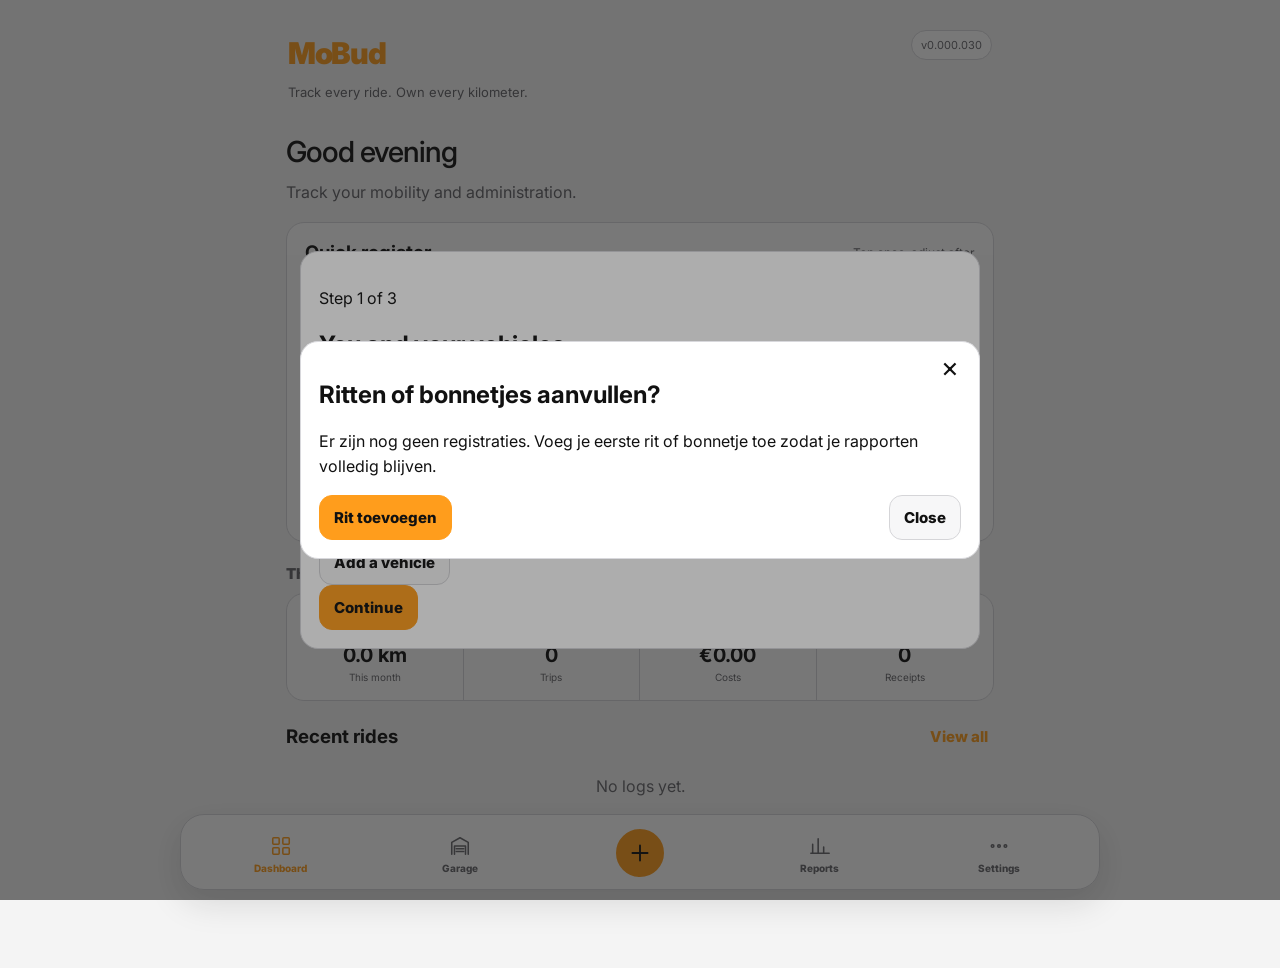
<file: beta-test/index.html>
<!doctype html>
<html lang="en">
<head>
<meta charset="utf-8"><meta name="viewport" content="width=device-width,initial-scale=1,viewport-fit=cover">
<meta name="referrer" content="no-referrer">
<meta name="robots" content="noindex,nofollow">
<meta http-equiv="Permissions-Policy" content="camera=(self), geolocation=(self), microphone=(), payment=(), usb=()">
<meta name="theme-color" content="#ffd34d"><script>(function(){try{var keys=['mobud-beta-data-v0.000.009','mobud-beta-data-v0.000.008','mobud-beta-data-v0.000.007','mobud-beta-data-v0.000.006','mobud-beta-data-v0.000.005'];var pref='system';for(var i=0;i<keys.length;i++){var raw=localStorage.getItem(keys[i]);if(raw){var data=JSON.parse(raw);pref=(data&&data.settings&&data.settings.theme)||'system';break;}}var resolved=pref==='system'?(window.matchMedia&&matchMedia('(prefers-color-scheme: light)').matches?'light':'dark'):pref;document.documentElement.setAttribute('data-theme',resolved);document.documentElement.setAttribute('data-theme-preference',pref);document.documentElement.style.colorScheme=resolved;}catch(e){}})();</script><meta name="apple-mobile-web-app-capable" content="yes"><meta name="apple-mobile-web-app-status-bar-style" content="black-translucent">
<title>MoBud · v0.000.030</title><link rel="manifest" href="./manifest.json"><link rel="stylesheet" href="./styles.css?v=0290"><style id="desktop-container-hotfix">
@media (min-width:621px){
  #app.app-shell{width:100%!important;max-width:760px!important;margin-left:auto!important;margin-right:auto!important;}
}
</style>
<script src="https://accounts.google.com/gsi/client" async defer></script>
<link rel="preconnect" href="https://fonts.googleapis.com">
<link rel="preconnect" href="https://fonts.gstatic.com" crossorigin>
<link href="https://fonts.googleapis.com/css2?family=Inter:wght@100..900&display=swap" rel="stylesheet">
</head>
<body>
<div id="installBanner" class="install-banner hidden" role="region" aria-label="Install MoBud">
  <div class="install-banner__text">Installeer eenvoudig als app</div>
  <div class="install-banner__actions">
    <button id="installLater" class="install-banner__later" type="button">Later</button>
    <button id="installNow" class="install-banner__install" type="button">Installeren</button>
  </div>
</div>
<svg class="svg-sprite" aria-hidden="true" focusable="false"><defs>
<symbol id="i-home" viewBox="0 0 24 24"><path d="M3 11.5 12 4l9 7.5v8a1.5 1.5 0 0 1-1.5 1.5h-15A1.5 1.5 0 0 1 3 19.5z"/><path d="M9 21v-7h6v7"/></symbol>
<symbol id="i-building" viewBox="0 0 24 24"><path d="M4 21V5h10v16M14 9h6v12M7 8h3M7 12h3M7 16h3M17 12h1M17 16h1M2 21h20"/></symbol>
<symbol id="i-bike" viewBox="0 0 24 24"><circle cx="5.5" cy="17.5" r="3.5"/><circle cx="18.5" cy="17.5" r="3.5"/><path d="m5.5 17.5 4-8h4l5 8M8 13h7M9.5 9.5 8 7h3M13.5 9.5l2-2"/></symbol>
<symbol id="i-ebike" viewBox="0 0 24 24"><circle cx="5.5" cy="17.5" r="3.5"/><circle cx="18.5" cy="17.5" r="3.5"/><path d="m5.5 17.5 4-8h4l5 8M8 13h7"/><path d="m13 3-3 5h3l-2 4 5-6h-3z"/></symbol>
<symbol id="i-car" viewBox="0 0 24 24"><path d="m4 16 1.5-6h13L20 16v4H4zM7 10l2-4h6l2 4M7 16h.01M17 16h.01"/><path d="M5 20v1M19 20v1"/></symbol>
<symbol id="i-motorcycle" viewBox="0 0 24 24"><circle cx="5" cy="17" r="3"/><circle cx="19" cy="17" r="3"/><path d="M8 17h4l3-6h3M10 17l-2-7h5l3 7M6 8h4"/></symbol>
<symbol id="i-train" viewBox="0 0 24 24"><rect x="5" y="3" width="14" height="15" rx="3"/><path d="M8 7h8M8 12h.01M16 12h.01M8 21l2-3M16 18l2 3M7 21h10"/></symbol>
<symbol id="i-walk" viewBox="0 0 24 24"><circle cx="13" cy="4" r="2"/><path d="m11 9 3 2 2 4M11 9l-2 5-3 3M14 11l-2 5-1 5M16 15l3 4"/></symbol>
<symbol id="i-grid" viewBox="0 0 24 24"><rect x="3" y="3" width="7" height="7" rx="1"/><rect x="14" y="3" width="7" height="7" rx="1"/><rect x="3" y="14" width="7" height="7" rx="1"/><rect x="14" y="14" width="7" height="7" rx="1"/></symbol>
<symbol id="i-garage" viewBox="0 0 24 24"><path d="M3 21V8l9-5 9 5v13M6 21v-9h12v9M8 15h8M8 18h8"/></symbol>
<symbol id="i-chart" viewBox="0 0 24 24"><path d="M4 20V10M10 20V4M16 20v-7M22 20H2"/></symbol>
<symbol id="i-more" viewBox="0 0 24 24"><circle cx="5" cy="12" r="1.4"/><circle cx="12" cy="12" r="1.4"/><circle cx="19" cy="12" r="1.4"/></symbol>
<symbol id="i-plus" viewBox="0 0 24 24"><path d="M12 5v14M5 12h14"/></symbol>
<symbol id="i-clock" viewBox="0 0 24 24"><circle cx="12" cy="12" r="9"/><path d="M12 7v5l3 2"/></symbol>
<symbol id="i-road" viewBox="0 0 24 24"><path d="M8 21 10 3M16 21 14 3M12 19v-3M12 12V9M12 5V3"/></symbol>
<symbol id="i-receipt" viewBox="0 0 24 24"><path d="M6 3h12v18l-3-2-3 2-3-2-3 2zM9 8h6M9 12h6M9 16h4"/></symbol>
<symbol id="i-plane" viewBox="0 0 24 24"><path d="M2 16l20-8-7 7v5l-3 1-2-5-4 2z"/></symbol><symbol id="i-helicopter" viewBox="0 0 24 24"><path d="M4 14h13l3-3M7 14l2-5h6l3 5M3 18h15M12 9V5M7 5h10"/></symbol></defs></svg>

<div id="updateBanner" class="update-banner hidden"><strong>New MoBud version available</strong><p>Download a local safety backup first. You then explicitly confirm before the cached update is applied.</p><button id="applyUpdate" class="primary small">Install update</button></div>
<div id="app" class="app-shell">
<header class="topbar"><div><p class="brand">MoBud</p><p class="tagline"><span data-no-i18n>Track every ride. Own every kilometer.</span></p></div><div class="top-actions"><span class="version-pill">v0.000.030</span></div></header>
<main>
<section id="screen-dashboard" class="screen active">
<div class="dashboard-intro"><p id="greeting" class="dashboard-greeting">Good morning</p><p class="muted">Track your mobility and administration.</p></div>
<section class="card quick-register-card dashboard-section" data-tutorial="quick-log"><div class="section-head"><h3>Quick register</h3><span class="muted microcopy">Tap once, adjust after</span></div><div class="commute-panel" data-tutorial="commute-panel"><div class="segmented commute-segment"><button id="dirHomeWork" class="active" data-tutorial="direction-toggle"><svg><use href="#i-home"/></svg><span>Home → Work</span></button><button id="dirWorkHome"><svg><use href="#i-building"/></svg><span>Work → Home</span></button></div></div><div id="quickVehicles" class="quick-vehicle-row" data-tutorial="quick-log"></div><button id="quickRegisterButton" class="primary quick-register-submit" type="button">Register</button></section>
<section class="dashboard-stats-section"><h3 class="dashboard-section-title">This month's data</h3><div class="stats-strip"><div class="stat"><svg><use href="#i-road"/></svg><strong id="statKm">0</strong><span>This month</span></div><div class="stat"><svg><use href="#i-clock"/></svg><strong id="statTrips">0</strong><span>Trips</span></div><div class="stat"><svg><use href="#i-receipt"/></svg><strong id="statCost">€0</strong><span>Costs</span></div><div class="stat"><svg><use href="#i-receipt"/></svg><strong id="statReceipts">0</strong><span>Receipts</span></div></div></section>
<section class="recent-section"><div class="section-head"><h3>Recent rides</h3><button id="viewAllLogs" class="text-link" data-tutorial="open-calendar">View all</button></div><div id="recentList" class="recent-list empty-state">No logs yet.</div></section>
<div class="month-switch compact-month dashboard-month-switch hidden" aria-hidden="true"><button id="prevMonth" class="ghost" tabindex="-1">‹</button><strong id="currentMonthLabel"></strong><button id="nextMonth" class="ghost" tabindex="-1">›</button></div>
</section>

<section id="screen-log" class="screen"><div class="tabs card slim"><button class="tab active" data-tab="trip">Trip</button><button class="tab" data-tab="expense">Cost / receipt</button></div>
<form id="tripForm" data-tutorial="trip-form" class="card form active-form"><h2 id="tripFormTitle">Log trip</h2><input type="hidden" id="tripEditId"><label>Date<input type="date" id="tripDate" required></label><label>Vehicle<select id="tripVehicle"></select></label><div class="swap-row"><label>From<select id="tripFrom"></select></label><button type="button" id="swapTrip" class="ghost swap">⇄</button><label>To<select id="tripTo"></select></label></div><label id="tripFromOtherWrap" class="hidden">Other origin<input id="tripFromOther" autocomplete="off" placeholder="Start typing and select an address"><div class="suggestions" id="tripFromOtherSuggestions"></div></label><label id="tripToOtherWrap" class="hidden">Other destination<input id="tripToOther" autocomplete="off" placeholder="Start typing and select an address"><div class="suggestions" id="tripToOtherSuggestions"></div></label><div class="route-stops-card"><div class="mini-section-head"><div><h3>Stops</h3><p class="muted">Optional: add and reorder stops for this trip.</p></div><button type="button" id="addTripStop" class="ghost small">Add stop</button></div><div id="tripStopsList" class="trip-stops-list"></div><div id="tripRoutePreview" class="trip-route-preview hidden"></div></div><div class="two-col"><label>Distance<input type="number" min="0" step="0.1" id="tripKm" required></label><button type="button" id="calcRoute" class="secondary route-btn">Calculate route</button></div><label>Purpose<select id="tripPurpose"><option value="Commute">Commute</option><option value="Professional">Professional</option><option value="Private">Private</option><option value="Recreational">Recreational</option></select></label><label>Note<textarea id="tripNotes" rows="3"></textarea></label><div class="file-actions"><label class="secondary file-label">Choose file<input type="file" id="tripFile" accept="image/*,.pdf"></label><label class="secondary file-label">Take photo<input type="file" id="tripCamera" accept="image/*" capture="environment"></label></div><div id="tripAttachmentInfo" class="attachment-info hidden"></div><p class="legal-note">Keep the legally valid original ticket or invoice for the required retention period. A MoBud copy does not replace the original.</p><div class="hero-actions"><button class="primary" type="submit">Save trip</button><button id="cancelTripEdit" class="ghost hidden" type="button">Cancel</button></div></form>
<form id="expenseForm" data-tutorial="expense-form" class="card form"><h2 id="expenseFormTitle">Cost / receipt</h2><input type="hidden" id="expenseEditId"><label>Date<input type="date" id="expenseDate" required></label><label>Vehicle<select id="expenseVehicle"></select></label><label>Category<select id="expenseCategory"><option value="Fuel / charging">Fuel / charging</option><option value="Parking">Parking</option><option value="Train">Train</option><option value="Bus / tram / metro">Bus / tram / metro</option><option value="Maintenance">Maintenance</option><option value="Repair">Repair</option><option value="Fine">Fine</option><option value="Insurance">Insurance</option><option value="Tax">Tax</option><option value="Equipment / clothing">Equipment / clothing</option><option value="Purchase">Purchase</option><option value="Other">Other</option></select></label><label>Amount<input type="number" min="0" step="0.01" id="expenseAmount" required></label><label>Supplier<input id="expenseSupplier"></label><label>Odometer / mileage<input type="number" min="0" step="0.1" id="expenseOdometer"></label><label>Note<textarea id="expenseNotes" rows="3"></textarea></label><div class="file-actions"><label class="secondary file-label">Choose file<input type="file" id="expenseFile" accept="image/*,.pdf"></label><label class="secondary file-label">Take photo<input type="file" id="expenseCamera" accept="image/*" capture="environment"></label></div><div id="expenseAttachmentInfo" class="attachment-info hidden"></div><p class="legal-note">Keep the legally valid original ticket or invoice for the required retention period. A MoBud copy does not replace the original.</p><div class="hero-actions"><button class="primary" type="submit">Save cost</button><button id="cancelExpenseEdit" class="ghost hidden" type="button">Cancel</button></div></form></section>

<section id="screen-calendar" class="screen"><div class="card"><button id="calendarBack" class="ghost small calendar-back" type="button">← Back</button><div class="section-head"><button id="calPrev" class="ghost">‹</button><h2 id="calendarTitle"></h2><button id="calNext" class="ghost">›</button></div><div class="calendar-filter-row"><label for="calendarVehicleFilter">Vehicle</label><select id="calendarVehicleFilter"><option value="all">All vehicles</option></select></div><div class="calendar-week"><span>Mo</span><span>Tu</span><span>We</span><span>Th</span><span>Fr</span><span>Sa</span><span>Su</span></div><div id="calendarGrid" class="calendar-grid"></div></div><div class="card"><h3 id="selectedDayTitle">Selected day</h3><div id="dayLogs" class="list"></div></div></section>

<section id="screen-garage" data-tutorial="garage-screen" class="screen"><div class="page-header"><div class="section-head"><div><h2>Garage</h2><p class="muted">Manage, filter and maintain your vehicles.</p></div><button id="addVehicleBtn" class="primary small">Add vehicle</button></div><div class="garage-filters"><select id="garageTypeFilter"><option value="all">All vehicle types</option></select><select id="garagePowertrainFilter"><option value="all">All powertrains</option></select></div></div><div id="garageList"></div></section>

<section id="screen-stats" data-tutorial="stats-screen" class="screen"><div class="page-header"><h2>Stats & reports</h2><p class="muted">Local overview. Your mobility data remains on this device or in your own Google Drive.</p></div><div id="statsContent"></div><div class="card"><h3>Export</h3><p class="legal-note">Keep original supporting documents. Reports and uploaded copies are administrative aids only and do not determine tax deductibility.</p><div class="hero-actions"><button id="printReport" class="primary">Print</button><button id="exportPdf" class="secondary">Export PDF</button></div><p class="legal-note">A report is created only when you press one of these buttons. PDF reports are not automatically stored in Google Drive; you choose where to save them.</p></div></section>

<section id="screen-settings" data-tutorial="settings-screen" class="screen"><div class="page-header"><h2>Settings</h2><p class="muted">Preferences are saved automatically.</p><span id="autosaveStatus" class="autosave-status">Saved</span></div><div class="card"><label>Name<input id="settingName"></label><label>Language<select id="settingLanguage"><option value="en">English</option><option value="nl">Nederlands</option><option value="fr">Français</option><option value="de">Deutsch</option><option value="de-CH">Deutsch (Schweiz)</option><option value="it">Italiano</option><option value="es">Español</option><option value="pt">Português</option><option value="da">Dansk</option><option value="sv">Svenska</option><option value="no">Norsk</option><option value="pl">Polski</option></select></label><label>Country<select id="settingCountry"><option value="BE">Belgium</option><option value="NL">Netherlands</option><option value="FR">France</option><option value="DE">Germany</option><option value="CH">Switzerland</option><option value="IT">Italy</option><option value="ES">Spain</option><option value="PT">Portugal</option><option value="DK">Denmark</option><option value="SE">Sweden</option><option value="NO">Norway</option><option value="PL">Poland</option></select></label><label>Currency<select id="settingCurrency"><option value="€">Euro (€)</option><option value="£">Pound (£)</option><option value="kr">Krona (kr)</option></select></label><label>Distance unit<select id="settingUnit"><option value="km">Kilometres</option><option value="mi">Miles</option></select></label><label>Appearance<select id="settingTheme"><option value="system">Follow system</option><option value="dark">Always dark</option><option value="light">Always light</option></select></label></div>
<div class="card"><h3>Addresses</h3><div id="addressFields"></div></div>
<div class="card storage-drive-card"><h3>Storage & Google Drive</h3>
<div class="local-backup-block"><h4>Local data</h4><p class="legal-note">Your data is stored locally on this device. Export a JSON backup and keep it safely on this device or another storage location.</p><div class="hero-actions local-backup-actions"><button id="exportJson" data-tutorial="backup-export" class="secondary">Export backup</button><label class="secondary file-label">Import backup<input id="importJson" type="file" accept="application/json"></label></div></div>
<hr class="settings-divider">
<div class="drive-backup-block"><h4>Google Drive</h4><p class="legal-note">Prefer Google Drive? Export a backup or import one here. MoBud safely merges your files so trips and receipts from another device or an earlier backup are not missed. Unsure? First make a local backup above.</p><p id="lastSyncStatus" class="sync-status">Last Drive backup: never</p><div class="hero-actions drive-actions"><button id="driveBackupCreate" class="secondary">Export to Drive</button><button id="driveBackupImport" class="secondary">Import from Drive</button></div></div>
<div class="data-trust-box"><strong>What happens to my data?</strong><p>MoBud stores your data locally and opens Google Drive only when you choose to export or import a backup. You grant short, one-time permission for that action; no permanent Drive session or background sync remains active.</p></div>
<p id="storageStatus" class="hidden"></p><button id="linkDrive" class="hidden" type="button">Google Drive</button><button id="syncDrive" class="hidden" type="button">Backup</button><button id="disconnectDrive" class="hidden" type="button">Disconnect</button></div>
<div class="card"><h3>Old receipt cleanup</h3><p class="muted">Remove only photo and PDF attachments older than a chosen date. Trips, costs, amounts and receipt metadata remain available.</p><label>Remove attachments before<input type="date" id="receiptCleanupDate"></label><p id="receiptCleanupPreview" class="muted">Choose a cutoff date to preview old receipt attachments.</p><button id="cleanupReceipts" class="danger">Clean up old receipts</button><p class="legal-note">This action is permanent and is included in the next Google Drive backup you create.</p></div>
<div class="retired-reminder-controls hidden" aria-hidden="true"><select id="commuteReminderMode"><option value="never" selected>Never</option></select><input type="time" id="dailyReminderTime" value="19:00"><select id="weeklyReminderDay"><option value="6" selected>Saturday</option></select><input type="time" id="weeklyReminderTime" value="10:00"><select id="backupFrequency"><option value="never" selected>Never</option></select><select id="reportFrequency"><option value="never" selected>Never</option></select><input type="checkbox" id="notifyUpdates"></div>
<div class="card update-check-card"><h3>Updates</h3><p class="muted">Controleer manueel of er een nieuwe MoBud-cacheversie klaarstaat.</p><button id="checkUpdate" class="secondary">Controleer updates</button></div>
<div class="card"><h3>Mobility providers</h3><p class="muted">Official national and regional operators for your selected country.</p><div id="mobilityProviderList" class="provider-list"></div></div><div class="card"><h3>Help & FAQ</h3><button id="replayTutorial" class="secondary">Replay tutorial</button><div id="faqList" class="faq-list"></div></div>
<div class="card"><h3>Feedback</h3><a class="secondary link-btn" href="mailto:studiosampersand@gmail.com?subject=MoBud%20idea">Send an idea</a><button id="requestBtn" class="secondary">Send request</button><button id="bugBtn" class="secondary">Report bug</button></div>
<div class="support-card"><p class="muted">No subscription, no adverts and no hidden revenue model — simply freeware to make your mobility administration easier. Want to support frequent updates? Buying me a coffee is entirely optional.</p><a class="secondary link-btn" href="https://buymeacoffee.com/studiosampersand" target="_blank" rel="noopener noreferrer">Buy me a coffee</a></div></section>
</main>
<nav class="bottom-nav"><button class="nav active" data-screen="dashboard"><svg><use href="#i-grid"/></svg><span>Dashboard</span></button><button class="nav" data-screen="garage" data-tutorial="nav-garage"><svg><use href="#i-garage"/></svg><span>Garage</span></button><button class="nav nav-add" data-screen="log" data-tutorial="nav-log"><svg><use href="#i-plus"/></svg><span>Log</span></button><button class="nav" data-screen="stats" data-tutorial="nav-stats"><svg><use href="#i-chart"/></svg><span>Reports</span></button><button class="nav" data-screen="settings" data-tutorial="nav-settings"><svg><use href="#i-more"/></svg><span>Settings</span></button></nav>
</div>
<div id="onboarding" class="modal hidden"><div class="modal-card"><div id="onboardingStep1" class="onboard-step"><p class="eyebrow">Step 1 of 3</p><h2>You and your vehicles</h2><label>Your name<input id="onboardName"></label><label>Language<select id="onboardLanguage"><option value="en">English</option><option value="nl">Nederlands</option><option value="fr">Français</option><option value="de">Deutsch</option><option value="de-CH">Deutsch (Schweiz)</option><option value="it">Italiano</option><option value="es">Español</option><option value="pt">Português</option><option value="da">Dansk</option><option value="sv">Svenska</option><option value="no">Norsk</option><option value="pl">Polski</option></select></label><div id="onboardVehicles"></div><button id="onboardAddVehicle" class="secondary">Add a vehicle</button><div class="modal-actions"><button id="onboardNext1" class="primary">Continue</button></div></div><div id="onboardingStep2" class="onboard-step hidden"><p class="eyebrow">Step 2 of 3</p><h2>Choose where your data lives</h2><p>MoBud is free, ad-free and does not store your trips, costs, addresses or files on MoBud servers.</p><label class="choice"><input type="radio" name="storageChoice" value="local" checked><strong>Keep everything local</strong><span>Only this device. Losing it or clearing browser data can erase your records.</span></label><label class="choice"><input type="radio" name="storageChoice" value="drive"><strong>Use Google Drive</strong><span>Create or import a backup in your own Drive when you choose. MoBud does not keep a permanent Drive session active.</span></label><div class="modal-actions"><button id="onboardBack2" class="ghost">Back</button><button id="onboardNext2" class="primary">Continue</button></div></div><div id="onboardingStep3" class="onboard-step hidden"><p class="eyebrow">Step 3 of 3</p><h2>Local reminders</h2><p>MoBud keeps reminders local. You will not receive phone notifications when the app is closed. Instead, MoBud shows reminder modals when you open the app.</p><div class="retired-reminder-controls" aria-hidden="true"><select id="onboardCommuteReminder"><option value="never" selected>No commute reminder</option></select><select id="onboardBackup"><option value="never" selected>No reminders</option></select><select id="onboardReport"><option value="never" selected>No reminders</option></select><input type="checkbox" id="onboardNotify"></div><div class="modal-actions"><button id="onboardBack3" class="ghost">Back</button><button id="finishOnboarding" class="primary">Enter MoBud</button></div></div></div></div>
<div id="vehicleModal" class="modal hidden"><form id="vehicleForm" class="modal-card vehicle-editor"><div class="section-head"><div><small class="eyebrow">Garage</small><h2 id="vehicleFormTitle">Add vehicle</h2></div></div><input type="hidden" id="vehicleId">
<div class="vehicle-editor-primary">
<div class="two-col"><label>Type<select id="vehicleType"><option value="bicycle">Bicycle</option><option value="ebike">Electric bicycle</option><option value="speed_pedelec">Speed pedelec</option><option value="car">Car</option><option value="van">Van</option><option value="motorcycle">Motorcycle</option><option value="scooter">Scooter / moped</option><option value="plane">Plane</option><option value="helicopter">Helicopter</option><option value="other">Other vehicle</option></select></label><label>Powertrain / fuel<select id="vehiclePowertrain"><option value="not_applicable">Not applicable</option></select></label></div>
<label>Display name<input id="vehicleName" required placeholder="Lease bicycle work"></label>
<div class="two-col"><label>Brand<input id="vehicleBrand"></label><label>Model<input id="vehicleModel"></label></div>
<div class="two-col"><label>Model year<input type="number" min="1900" max="2100" id="vehicleModelYear" placeholder="2026"></label><label>First registration<input type="date" id="vehicleFirstRegistration"></label></div>
<div class="two-col"><label>Frame/chassis number<input id="vehicleFrameNumber" autocomplete="off"></label><label>Current odometer / mileage<input type="number" min="0" step="0.1" id="vehicleCurrentOdometer" placeholder="e.g. 50124"></label></div>
<label class="check"><input type="checkbox" id="vehicleDefault"> Default vehicle of this type</label>
</div>
<details class="optional-details" open><summary><span>Optional details</span><small>Add only what is useful for this vehicle</small></summary><div class="optional-card-grid">
<details class="optional-card"><summary><span class="optional-card-heading"><span class="optional-card-title">Maintenance & repair</span><small id="maintenanceCardSummary" class="optional-card-summary">No partner added</small></span><span class="optional-card-chevron" aria-hidden="true"></span></summary><div class="optional-card-body"><label>Maintenance / repair partner<input id="vehicleMaintenanceProvider"></label><div class="two-col"><label>Phone<input type="tel" id="vehicleMaintenanceContact"></label><label>Email<input type="email" id="vehicleMaintenanceEmail"></label></div><label>Website or appointment form<input type="url" id="vehicleMaintenanceUrl"></label><label>Address<input id="vehicleMaintenanceAddress"></label><div class="two-col"><label>First maintenance at km<input type="number" min="0" id="vehicleFirstMaintenanceKm"></label><label>First maintenance by date<input type="date" id="vehicleFirstMaintenanceDate"></label></div><div class="two-col"><label>Maintenance every months<input type="number" min="0" id="vehicleMaintenanceMonths"></label><label>Maintenance every km<input type="number" min="0" id="vehicleMaintenanceKm"></label></div></div></details>
<details class="optional-card"><summary><span class="optional-card-heading"><span class="optional-card-title">Breakdown assistance</span><small id="breakdownCardSummary" class="optional-card-summary">No breakdown assistance added</small></span><span class="optional-card-chevron" aria-hidden="true"></span></summary><div class="optional-card-body"><label>Breakdown assistance provider<input id="vehicleBreakdownProvider" placeholder="Europ Assistance"></label><div class="two-col"><label>Emergency phone<input type="tel" id="vehicleBreakdownPhone"></label><label>Email<input type="email" id="vehicleBreakdownEmail"></label></div><label>App, portal or emergency page<input type="url" id="vehicleBreakdownUrl"></label><div class="two-col"><label>Contract / membership number<input id="vehicleBreakdownContract"></label><label>Linked through<input id="vehicleBreakdownVia" placeholder="Insurer, broker or lease partner"></label></div><label>Instructions for roadside assistance<textarea id="vehicleBreakdownInstructions" rows="3" placeholder="Information to mention during the call"></textarea></label></div></details>
<details class="optional-card"><summary><span class="optional-card-heading"><span class="optional-card-title">Insurance & damage</span><small id="insuranceCardSummary" class="optional-card-summary">No insurer added</small></span><span class="optional-card-chevron" aria-hidden="true"></span></summary><div class="optional-card-body"><div class="two-col"><label>Insurance provider<input id="vehicleInsurance"></label><label>Insurance broker<input id="vehicleInsuranceBroker"></label></div><div class="two-col"><label>Phone<input type="tel" id="vehicleInsurancePhone"></label><label>Email<input type="email" id="vehicleInsuranceEmail"></label></div><label>Website or damage form<input type="url" id="vehicleInsuranceUrl"></label><div class="two-col"><label>Policy number<input id="vehicleInsurancePolicy"></label><label>Insurance proof link<input type="url" id="vehicleInsuranceProofUrl"></label></div><label>Inspection certificate link<input type="url" id="vehicleInspectionUrl"></label><label>Address<input id="vehicleInsuranceAddress"></label></div></details>
<details class="optional-card"><summary><span class="optional-card-heading"><span class="optional-card-title">Lease partner</span><small id="leaseCardSummary" class="optional-card-summary">No lease partner added</small></span><span class="optional-card-chevron" aria-hidden="true"></span></summary><div class="optional-card-body"><label>Lease partner<input id="vehicleLeasePartner"></label><div class="two-col"><label>Phone<input type="tel" id="vehicleLeasePhone"></label><label>Email<input type="email" id="vehicleLeaseEmail"></label></div><label>App, portal or service form<input type="url" id="vehicleLeaseUrl"></label><div class="two-col"><label>Contract number<input id="vehicleLeaseContract"></label><label>Breakdown / repair form<input type="url" id="vehicleLeaseServiceUrl"></label></div><label>Address<input id="vehicleLeaseAddress"></label><div class="two-col"><label>Lease start<input type="date" id="vehicleLeaseStart"></label><label>Lease end<input type="date" id="vehicleLeaseEnd"></label></div></div></details>
<details class="optional-card"><summary><span class="optional-card-heading"><span class="optional-card-title">Seller / dealer</span><small id="sellerCardSummary" class="optional-card-summary">No seller added</small></span><span class="optional-card-chevron" aria-hidden="true"></span></summary><div class="optional-card-body"><label>Bought from<input id="vehicleBoughtFrom"></label><div class="two-col"><label>Phone<input type="tel" id="vehicleSellerPhone"></label><label>Email<input type="email" id="vehicleSellerEmail"></label></div><label>Website<input type="url" id="vehicleSellerUrl"></label><label>Address<input id="vehicleSellerAddress"></label></div></details>
</div></details>
<div class="modal-actions sticky-modal-actions"><button id="cancelVehicle" type="button" class="ghost">Cancel</button><button class="primary" type="submit">Save vehicle</button></div></form></div>
<div id="tutorial" class="tutorial hidden"><div id="tutorialSpot" class="tutorial-spot"></div><div class="tutorial-card"><p id="tutorialCount" class="eyebrow"></p><h3 id="tutorialTitle"></h3><p id="tutorialText"></p><div class="modal-actions"><button id="tutorialSkip" class="ghost">Skip</button><button id="tutorialNext" class="primary">Next</button></div></div></div>
<div id="otherDeviceModal" class="modal hidden"><div class="modal-card warning-modal"><h2>MoBud staat ook open op een ander apparaat</h2><p id="otherDeviceText">Je info staat nog open op een ander apparaat. Sluit deze eerst af voor je hier verdergaat om dataconflicten te vermijden.</p><div class="modal-actions"><button id="otherDeviceRecheck" class="secondary" type="button">Ander apparaat sluiten en opnieuw controleren</button><button id="otherDeviceContinue" class="ghost" type="button">Toch doorgaan</button></div></div></div>
<div id="feedbackModal" class="modal hidden"><form id="feedbackForm" class="modal-card"><h2 id="feedbackTitle">Report</h2><input type="hidden" id="feedbackType"><label>Title<input id="feedbackSubject" required></label><label>Description<textarea id="feedbackDescription" rows="5" required></textarea></label><label>Severity<select id="feedbackSeverity"><option value="Cosmetic">Cosmetic</option><option value="Annoying">Annoying</option><option value="Feature unusable">Feature unusable</option><option value="Data-loss risk">Data-loss risk</option><option value="App unusable">App unusable</option></select></label><label>Email (optional)<input type="email" id="feedbackEmail"></label><label class="check"><input type="checkbox" id="feedbackContact"> You may contact me</label><p class="legal-note">Do not include addresses, receipts, vehicle identifiers or other private data.</p><div class="modal-actions"><button type="button" id="cancelFeedback" class="ghost">Cancel</button><button class="primary" type="submit">Send</button></div></form></div>
<div id="toast" class="toast hidden"></div><script src="config.js?v=0260"></script><script src="i18n.js?v=0260"></script><script src="pdf-lib.min.js?v=0260"></script><script src="app.js?v=0260"></script>
</body></html>
</file>
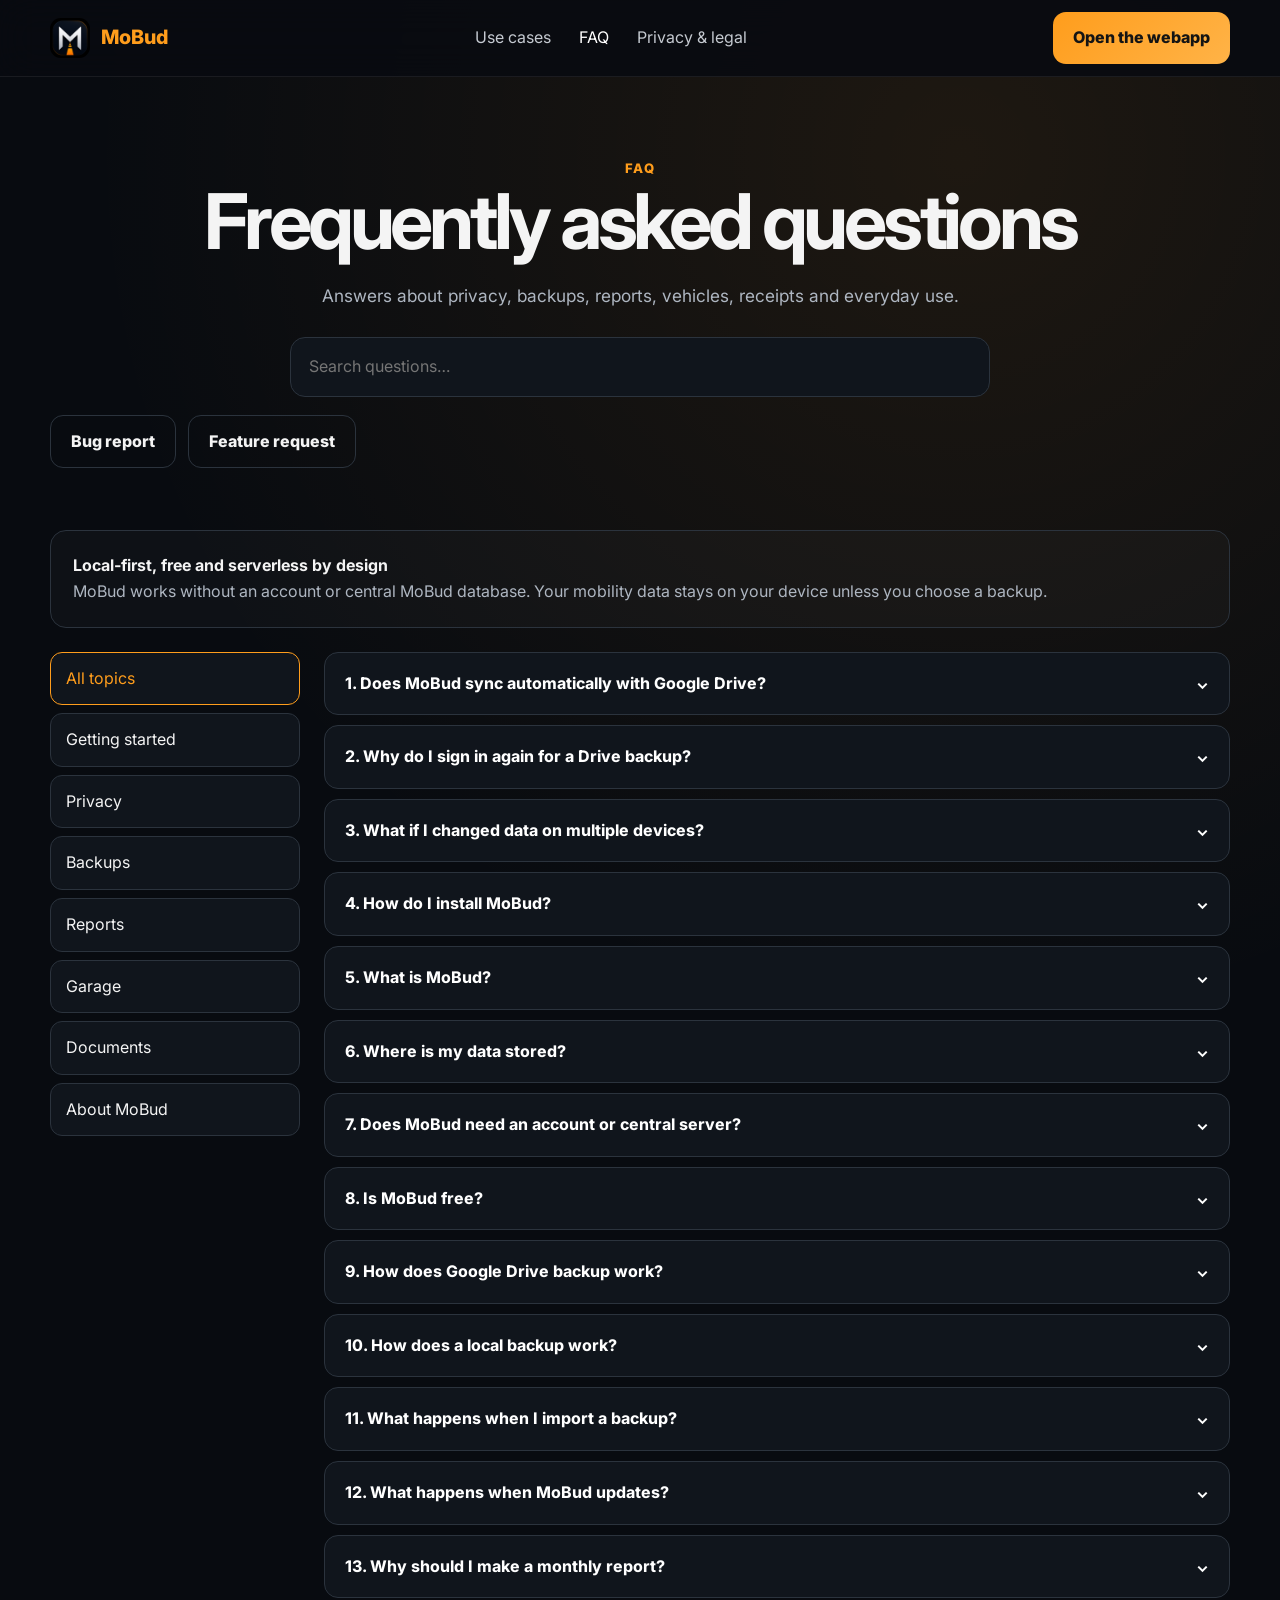
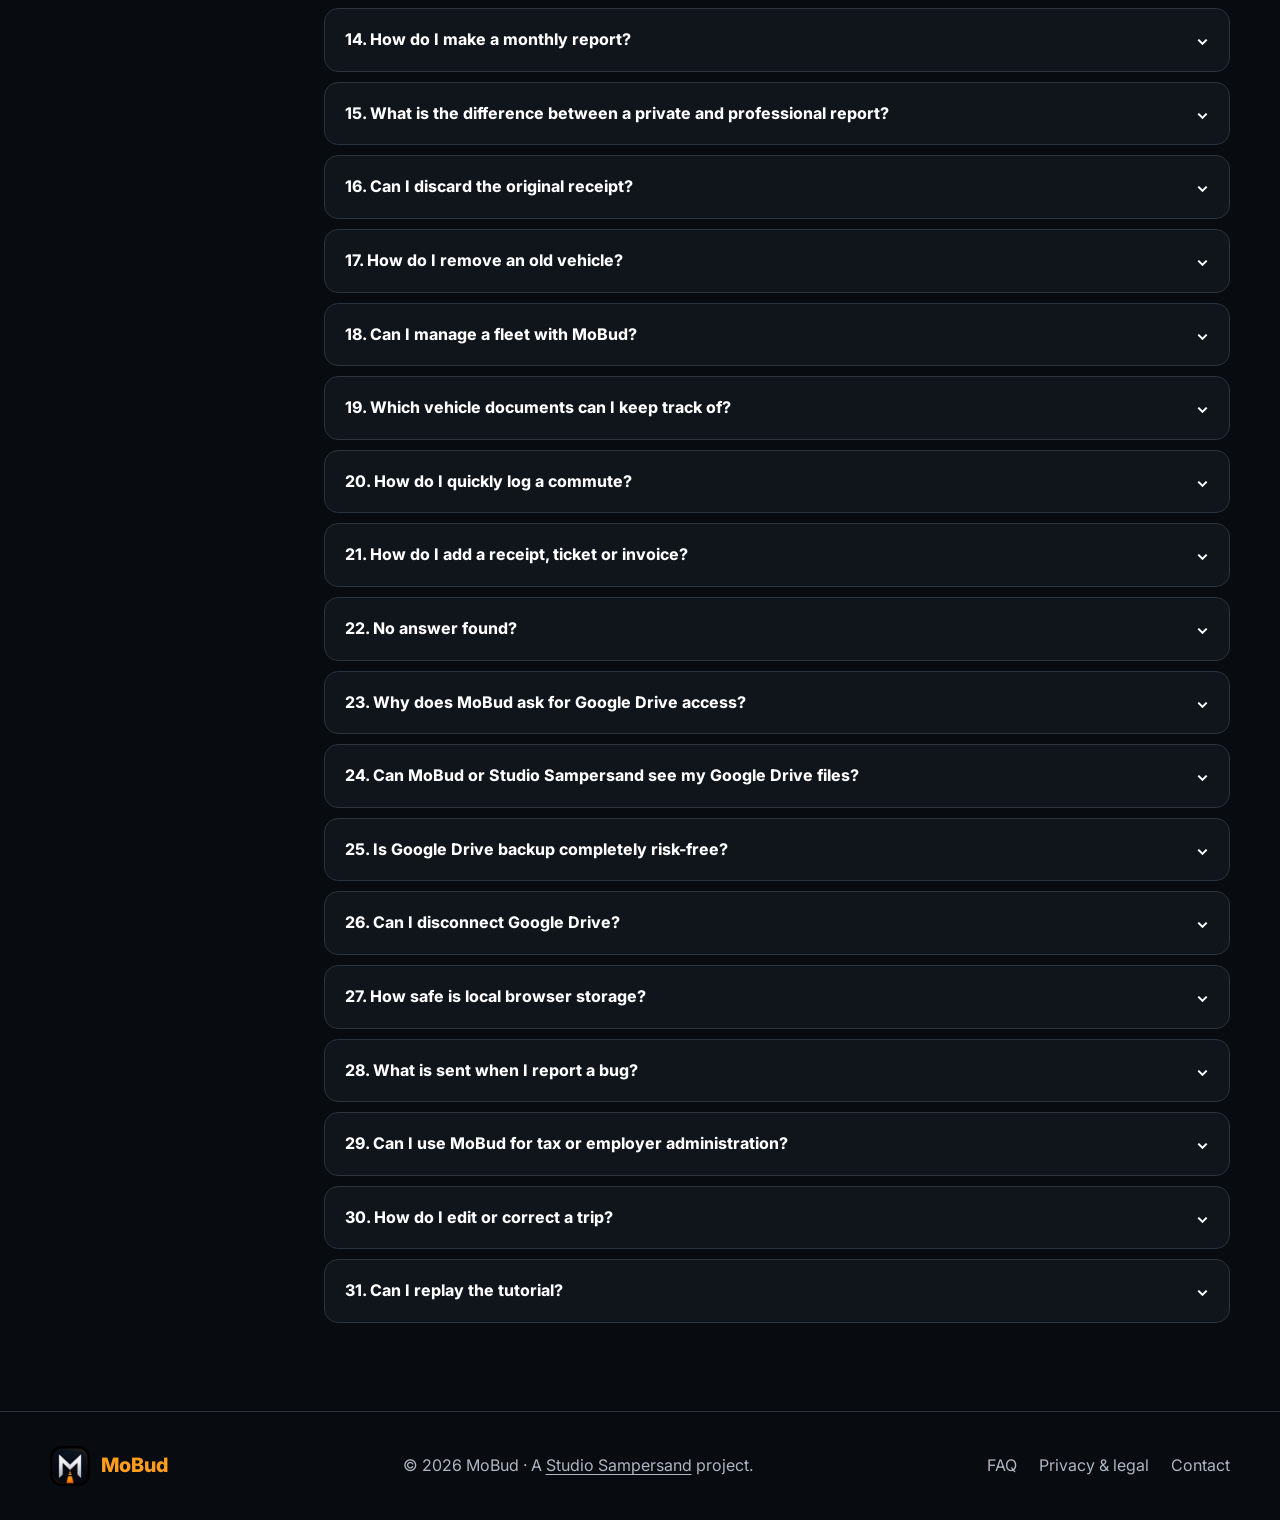
<file: faq/index.html>
<!doctype html><html lang="en"><head>
<meta charset="utf-8"><meta name="viewport" content="width=device-width,initial-scale=1,viewport-fit=cover">
<meta name="theme-color" content="#080b10"><title>FAQ · MoBud</title>
  <link rel="alternate" hreflang="en" href="https://mobud.app/faq/?lang=en">
  <link rel="alternate" hreflang="nl" href="https://mobud.app/faq/?lang=nl">
  <link rel="alternate" hreflang="fr" href="https://mobud.app/faq/?lang=fr">
  <link rel="alternate" hreflang="es" href="https://mobud.app/faq/?lang=es">
  <link rel="alternate" hreflang="it" href="https://mobud.app/faq/?lang=it">
  <link rel="alternate" hreflang="pt" href="https://mobud.app/faq/?lang=pt">
  <link rel="alternate" hreflang="sv" href="https://mobud.app/faq/?lang=sv">
  <link rel="alternate" hreflang="no" href="https://mobud.app/faq/?lang=no">
  <link rel="alternate" hreflang="da" href="https://mobud.app/faq/?lang=da">
  <link rel="alternate" hreflang="x-default" href="https://mobud.app/faq/">
<link rel="canonical" href="https://mobud.app/faq/">
<link rel="icon" href="/assets/mobud-icon.png"><link rel="apple-touch-icon" href="/app/icon-192-v005.png"><link rel="manifest" href="/app/manifest.json"><link rel="stylesheet" href="/assets/site.css"><link rel="preconnect" href="https://fonts.googleapis.com">
<link rel="preconnect" href="https://fonts.gstatic.com" crossorigin>
<link href="https://fonts.googleapis.com/css2?family=Inter:wght@100..900&display=swap" rel="stylesheet">
</head><body>

<header class="site-header">
  <div class="site-shell navbar">
    <a class="brand" href="/"><img src="/assets/mobud-icon.png" alt=""><span>MoBud</span></a>
    <nav class="nav-links">
      <a href="/#use-cases">Use cases</a>
      <a href="/faq/" aria-current="page">FAQ</a>
      <a href="/legal/" >Privacy & legal</a>
    </nav>
    <a class="cta desktop-cta" href="/app/">Open the webapp</a>
    <button class="menu-toggle" aria-label="Open menu">☰</button>
  </div>
</header>
<main class="site-shell">
  <section class="page-hero"><span class="eyebrow">FAQ</span><h1 style="font-size:clamp(2.8rem,6vw,5rem)">Frequently asked questions</h1><p>Answers about privacy, backups, reports, vehicles, receipts and everyday use.</p>
  <div class="search"><input id="faqSearch" type="search" placeholder="Search questions…"></div><div class="hero-actions"><a class="cta secondary" href="https://github.com/studiosampersand/MoBud/issues/new?labels=bug" target="_blank" rel="noopener noreferrer">Bug report</a><a class="cta secondary" href="https://github.com/studiosampersand/MoBud/issues/new?labels=feature-request" target="_blank" rel="noopener noreferrer">Feature request</a></div></section>
  
  <div class="privacy-strip" style="margin-bottom:24px">
    <div><strong>Local-first, free and serverless by design</strong><br>
    <span style="color:var(--muted)">MoBud works without an account or central MoBud database. Your mobility data stays on your device unless you choose a backup.</span></div>
  </div>
<div class="faq-layout">
    <aside class="faq-sidebar"><div class="category-list">
      <button class="active" data-category="all">All topics</button>
      <button data-category="getting-started">Getting started</button>
      <button data-category="privacy">Privacy</button>
      <button data-category="backup">Backups</button>
      <button data-category="reports">Reports</button>
      <button data-category="garage">Garage</button>
      <button data-category="documents">Documents</button>
      <button data-category="about">About MoBud</button>
    </div></aside>
    <section id="faqList" class="faq-list" aria-live="polite"></section>
  </div>
</main>
<footer class="site-footer">
  <div class="site-shell footer-row">
    <a class="brand" href="/"><img src="/assets/mobud-icon.png" alt=""><span>MoBud</span></a>
    <span>© 2026 MoBud · A <a href="https://www.studiosampersand.be" target="_blank" rel="noopener noreferrer">Studio Sampersand</a> project.</span>
    <div class="footer-links"><a href="/faq/">FAQ</a><a href="/legal/">Privacy & legal</a><a href="mailto:studiosampersand@gmail.com">Contact</a></div>
  </div>
</footer><script src="/assets/site.js"></script></body></html>
</file>
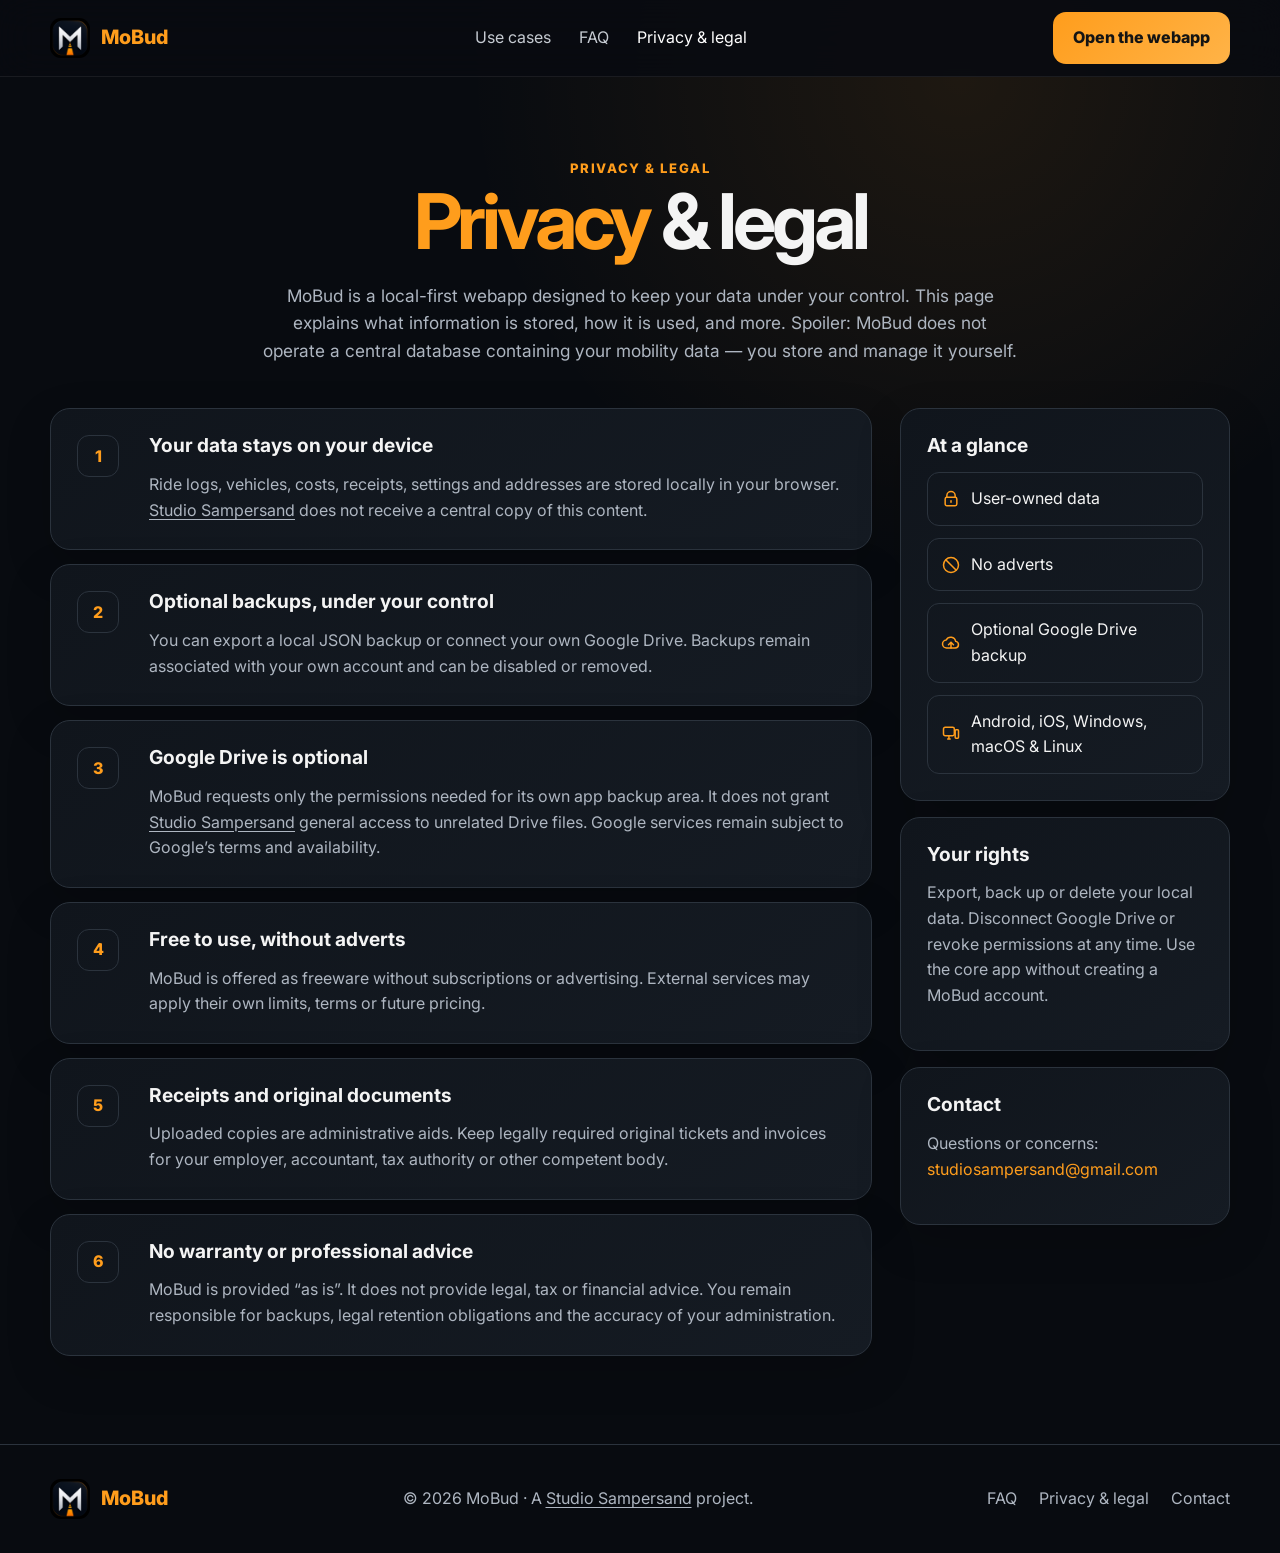
<file: legal/index.html>
<!doctype html><html lang="en"><head>
<meta charset="utf-8"><meta name="viewport" content="width=device-width,initial-scale=1,viewport-fit=cover">
<meta name="theme-color" content="#080b10"><title>Privacy & legal · MoBud</title>
<link rel="icon" href="/assets/mobud-icon.png"><link rel="apple-touch-icon" href="/app/icon-192-v005.png"><link rel="manifest" href="/app/manifest.json"><link rel="stylesheet" href="/assets/site.css"><link rel="preconnect" href="https://fonts.googleapis.com">
<link rel="preconnect" href="https://fonts.gstatic.com" crossorigin>
<link href="https://fonts.googleapis.com/css2?family=Inter:wght@100..900&display=swap" rel="stylesheet">
</head><body>

<header class="site-header">
  <div class="site-shell navbar">
    <a class="brand" href="/"><img src="/assets/mobud-icon.png" alt=""><span>MoBud</span></a>
    <nav class="nav-links">
      <a href="/#use-cases">Use cases</a>
      <a href="/faq/" >FAQ</a>
      <a href="/legal/" aria-current="page">Privacy & legal</a>
    </nav>
    <a class="cta desktop-cta" href="/app/">Open the webapp</a>
    <button class="menu-toggle" aria-label="Open menu">☰</button>
  </div>
</header>
<main class="site-shell">
<section class="page-hero"><span class="eyebrow">Privacy & legal</span><h1 style="font-size:clamp(2.8rem,6vw,5rem)"><span style="color:var(--accent)">Privacy</span> & legal</h1>
<p>MoBud is a local-first webapp designed to keep your data under your control. This page explains what information is stored, how it is used, and more. Spoiler: MoBud does not operate a central database containing your mobility data — you store and manage it yourself.</p></section>
<div class="legal-grid">
  <section class="legal-stack">
    <article class="card legal-block"><div class="legal-number">1</div><div><h3>Your data stays on your device</h3><p>Ride logs, vehicles, costs, receipts, settings and addresses are stored locally in your browser. <a href="https://www.studiosampersand.be" target="_blank" rel="noopener noreferrer">Studio Sampersand</a> does not receive a central copy of this content.</p></div></article>
    <article class="card legal-block"><div class="legal-number">2</div><div><h3>Optional backups, under your control</h3><p>You can export a local JSON backup or connect your own Google Drive. Backups remain associated with your own account and can be disabled or removed.</p></div></article>
    <article class="card legal-block"><div class="legal-number">3</div><div><h3>Google Drive is optional</h3><p>MoBud requests only the permissions needed for its own app backup area. It does not grant <a href="https://www.studiosampersand.be" target="_blank" rel="noopener noreferrer">Studio Sampersand</a> general access to unrelated Drive files. Google services remain subject to Google’s terms and availability.</p></div></article>
    <article class="card legal-block"><div class="legal-number">4</div><div><h3>Free to use, without adverts</h3><p>MoBud is offered as freeware without subscriptions or advertising. External services may apply their own limits, terms or future pricing.</p></div></article>
    <article class="card legal-block"><div class="legal-number">5</div><div><h3>Receipts and original documents</h3><p>Uploaded copies are administrative aids. Keep legally required original tickets and invoices for your employer, accountant, tax authority or other competent body.</p></div></article>
    <article class="card legal-block"><div class="legal-number">6</div><div><h3>No warranty or professional advice</h3><p>MoBud is provided “as is”. It does not provide legal, tax or financial advice. You remain responsible for backups, legal retention obligations and the accuracy of your administration.</p></div></article>
  </section>
  <aside class="side-stack">
    <div class="card"><h3>At a glance</h3><div class="highlight-list"><div><svg class="ui-icon" viewBox="0 0 24 24" aria-hidden="true"><path d="M7 10V8a5 5 0 0 1 10 0v2"/><rect x="5" y="10" width="14" height="10" rx="2"/><path d="M12 14v2"/></svg><span>User-owned data</span></div><div><svg class="ui-icon" viewBox="0 0 24 24" aria-hidden="true"><circle cx="12" cy="12" r="9"/><path d="m6 6 12 12"/></svg><span>No adverts</span></div><div><svg class="ui-icon" viewBox="0 0 24 24" aria-hidden="true"><path d="M7 18h10a4 4 0 0 0 .6-7.95A6 6 0 0 0 6.3 8.4 4.5 4.5 0 0 0 7 18z"/><path d="m9 14 3-3 3 3M12 11v7"/></svg><span>Optional Google Drive backup</span></div><div><svg class="ui-icon" viewBox="0 0 24 24" aria-hidden="true"><rect x="3" y="4" width="13" height="10" rx="2"/><path d="M8 18h3M9.5 14v4"/><rect x="17" y="7" width="4" height="10" rx="1"/></svg><span>Android, iOS, Windows, macOS & Linux</span></div></div></div>
    <div class="card"><h3>Your rights</h3><p style="color:var(--muted)">Export, back up or delete your local data. Disconnect Google Drive or revoke permissions at any time. Use the core app without creating a MoBud account.</p></div>
    <div class="card"><h3>Contact</h3><p style="color:var(--muted)">Questions or concerns: <a style="color:var(--accent)" href="mailto:studiosampersand@gmail.com">studiosampersand@gmail.com</a></p></div>
  </aside>
</div>
</main>
<footer class="site-footer">
  <div class="site-shell footer-row">
    <a class="brand" href="/"><img src="/assets/mobud-icon.png" alt=""><span>MoBud</span></a>
    <span>© 2026 MoBud · A <a href="https://www.studiosampersand.be" target="_blank" rel="noopener noreferrer">Studio Sampersand</a> project.</span>
    <div class="footer-links"><a href="/faq/">FAQ</a><a href="/legal/">Privacy & legal</a><a href="mailto:studiosampersand@gmail.com">Contact</a></div>
  </div>
</footer><script src="/assets/site.js"></script></body></html>
</file>
<file: assets/site.css>
:root{
  --bg:#080b10;--surface:#10151c;--surface-2:#151b23;--line:#2b333d;
  --text:#f4f4f4;--muted:#aeb6c1;--accent:#ff9d1c;--accent-2:#ffb347;
  --max:1180px;--radius:20px;--shadow:0 24px 70px rgba(0,0,0,.34);
}
*{box-sizing:border-box}
html{scroll-behavior:smooth}
body{margin:0;background:radial-gradient(circle at 75% 5%,rgba(255,157,28,.09),transparent 28%),var(--bg);color:var(--text);font:16px/1.6 Inter,ui-sans-serif,system-ui,-apple-system,BlinkMacSystemFont,"Segoe UI",sans-serif}
img{max-width:100%;display:block}
a{color:inherit;text-decoration:none}
button,input{font:inherit}
.site-shell{width:min(calc(100% - 32px),var(--max));margin:auto}
.site-header{position:sticky;top:0;z-index:20;background:rgba(8,11,16,.88);backdrop-filter:blur(18px);border-bottom:1px solid rgba(255,255,255,.07)}
.navbar{height:76px;display:flex;align-items:center;justify-content:space-between;gap:24px}
.brand{display:flex;align-items:center;gap:11px;font-weight:800;font-size:1.24rem}
.brand img{width:40px;height:40px;border-radius:11px}
.brand span{color:var(--accent)}
.nav-links{display:flex;align-items:center;gap:28px;color:#c5cad1}
.nav-links a:hover,.nav-links a[aria-current="page"]{color:#fff}
.cta{display:inline-flex;align-items:center;justify-content:center;gap:9px;background:linear-gradient(135deg,var(--accent),var(--accent-2));color:#141414;font-weight:800;padding:13px 20px;border-radius:13px;border:0;cursor:pointer}
.cta.secondary{background:transparent;color:var(--text);border:1px solid var(--line)}
.menu-toggle{display:none;background:transparent;border:1px solid var(--line);color:#fff;border-radius:11px;padding:8px 11px}
.hero{min-height:680px;display:grid;grid-template-columns:1.05fr .95fr;align-items:center;gap:64px;padding:76px 0}
.eyebrow{color:var(--accent);font-size:.82rem;font-weight:800;letter-spacing:.12em;text-transform:uppercase}
h1,h2,h3{line-height:1.08;margin:0}
h1{font-size:clamp(3.2rem,7vw,6.4rem);letter-spacing:-.055em}
h2{font-size:clamp(2rem,4vw,3.4rem);letter-spacing:-.035em}
h3{font-size:1.2rem}
.hero p{max-width:650px;color:var(--muted);font-size:1.13rem}
.hero-actions,.inline-actions{display:flex;gap:14px;flex-wrap:wrap}
.usp-grid{display:grid;grid-template-columns:repeat(3,minmax(0,1fr));gap:10px;margin:28px 0}
.usp{border:1px solid var(--line);border-radius:13px;padding:13px 14px;background:rgba(255,255,255,.025);font-size:.9rem}
.phone-stage{position:relative;display:grid;place-items:center}
.phone{width:min(410px,90%);padding:13px;border-radius:42px;background:linear-gradient(145deg,#343942,#11151a);box-shadow:var(--shadow);transform:rotate(4deg)}
.phone-screen{overflow:hidden;border-radius:31px;background:#0c0f14}
.phone-screen img{width:100%;height:auto}
.section{padding:88px 0}
.section-heading{text-align:center;max-width:760px;margin:0 auto 42px}
.section-heading p{color:var(--muted)}
.cards-3{display:grid;grid-template-columns:repeat(3,1fr);gap:18px}
.card{background:linear-gradient(145deg,var(--surface),var(--surface-2));border:1px solid var(--line);border-radius:var(--radius);padding:26px;box-shadow:0 16px 45px rgba(0,0,0,.18)}
.usecase{display:grid;grid-template-columns:76px 1fr;gap:18px;align-items:start}
.avatar{width:76px;height:76px;object-fit:cover;border-radius:50%;border:2px solid rgba(255,157,28,.6)}
.usecase h3{color:var(--accent);margin-bottom:8px}
.usecase p,.feature p,.legal-block p{color:var(--muted);margin-bottom:0}
.feature-grid{display:grid;grid-template-columns:repeat(3,1fr);gap:16px}
.feature-icon{font-size:1.65rem;margin-bottom:18px;color:var(--accent)}
.privacy-strip{margin-top:18px;display:flex;justify-content:space-between;gap:24px;align-items:center;border:1px solid var(--line);border-radius:16px;padding:22px;background:rgba(255,255,255,.025)}
.site-footer{border-top:1px solid var(--line);padding:34px 0;color:var(--muted)}
.footer-row{display:flex;justify-content:space-between;gap:24px;align-items:center;flex-wrap:wrap}
.footer-links{display:flex;gap:22px}
.page-hero{padding:78px 0 44px;text-align:center}
.page-hero p{max-width:760px;margin:18px auto 0;color:var(--muted);font-size:1.08rem}
.search{max-width:700px;margin:28px auto 0;position:relative}
.search input{width:100%;background:var(--surface);color:#fff;border:1px solid var(--line);border-radius:15px;padding:16px 18px}
.faq-layout{display:grid;grid-template-columns:250px 1fr;gap:24px;padding-bottom:88px}
.faq-sidebar{position:sticky;top:102px;height:max-content}
.category-list{display:grid;gap:8px}
.category-list button{background:var(--surface);color:var(--text);border:1px solid var(--line);border-radius:12px;padding:13px 15px;text-align:left;cursor:pointer}
.category-list button.active{border-color:var(--accent);color:var(--accent)}
.faq-list{display:grid;gap:10px}
.faq-item{border:1px solid var(--line);border-radius:14px;background:var(--surface);overflow:hidden}
.faq-question{width:100%;display:flex;justify-content:space-between;gap:18px;align-items:center;background:transparent;color:#fff;border:0;padding:18px 20px;text-align:left;font-weight:750;cursor:pointer}
.faq-answer{display:none;padding:0 20px 20px;color:var(--muted)}
.faq-item.open .faq-answer{display:block}
.legal-grid{display:grid;grid-template-columns:1fr 330px;gap:28px;padding-bottom:88px}
.legal-stack{display:grid;gap:14px}
.legal-block{display:grid;grid-template-columns:54px 1fr;gap:18px}
.legal-number{width:42px;height:42px;border:1px solid var(--line);border-radius:12px;display:grid;place-items:center;color:var(--accent);font-weight:800}
.side-stack{display:grid;gap:16px;height:max-content;position:sticky;top:102px}
.highlight-list{display:grid;gap:12px;margin-top:16px}
.highlight-list div{padding:13px;border:1px solid var(--line);border-radius:12px}
.mobile-only{display:none}
@media(max-width:900px){
  .hero{grid-template-columns:1fr;padding-top:52px}.phone-stage{order:-1}.phone{width:320px;transform:rotate(0)}
  .cards-3,.feature-grid{grid-template-columns:1fr 1fr}.faq-layout,.legal-grid{grid-template-columns:1fr}
  .faq-sidebar,.side-stack{position:static}.category-list{grid-template-columns:repeat(2,1fr)}
}
@media(max-width:720px){
  .site-shell{width:min(calc(100% - 22px),var(--max))}
  .navbar{height:68px}.nav-links{display:none;position:absolute;left:11px;right:11px;top:68px;background:var(--surface);border:1px solid var(--line);border-radius:16px;padding:16px;flex-direction:column;align-items:stretch;gap:4px}
  .nav-links.open{display:flex}.nav-links a{padding:10px}.nav-links .cta{margin-top:6px}
  .menu-toggle{display:block}.desktop-cta{display:none}
  .hero{min-height:auto;padding:42px 0 68px;gap:36px}.hero h1{font-size:3.35rem}.usp-grid{grid-template-columns:1fr 1fr}
  .cards-3,.feature-grid{grid-template-columns:1fr}.usecase{grid-template-columns:68px 1fr}.avatar{width:68px;height:68px}
  .section{padding:66px 0}.privacy-strip{align-items:flex-start;flex-direction:column}
  .page-hero{padding-top:54px}.faq-layout{padding-bottom:66px}.category-list{display:flex;overflow-x:auto;scroll-snap-type:x mandatory}.category-list button{min-width:max-content;scroll-snap-align:start}
  .legal-block{grid-template-columns:44px 1fr}.footer-row{align-items:flex-start;flex-direction:column}
}

.site-install-banner{
  position:sticky;top:0;z-index:1000;display:flex;align-items:center;justify-content:space-between;
  gap:18px;padding:13px max(16px,calc((100vw - var(--max))/2));
  background:linear-gradient(135deg,var(--accent),var(--accent-2));color:#141414;
  box-shadow:0 10px 30px rgba(0,0,0,.22)
}
.site-install-banner strong{display:block;font-size:1rem}
.site-install-banner span{display:block;font-size:.88rem;opacity:.78}
.site-install-actions{display:flex;gap:8px;flex-shrink:0}
.site-install-actions button{border:0;border-radius:11px;padding:9px 14px;font-weight:800;cursor:pointer}
.site-install-later{background:transparent;color:#141414;border:1px solid rgba(20,20,20,.24)!important}
.site-install-now{background:#111;color:#fff}
@media(max-width:640px){
  .site-install-banner{align-items:flex-start;flex-direction:column;padding:12px 14px}
  .site-install-actions{width:100%;justify-content:flex-end}
}

.ui-icon{width:1.2em;height:1.2em;fill:none;stroke:currentColor;stroke-width:1.8;stroke-linecap:round;stroke-linejoin:round;flex:0 0 auto}
.usp{display:flex;align-items:center;gap:10px}
.usp .ui-icon{width:20px;height:20px;color:var(--accent)}
.feature-icon{display:flex;align-items:center}
.feature-icon .ui-icon{width:30px;height:30px}
.highlight-list div{display:flex;align-items:center;gap:10px}
.highlight-list .ui-icon{width:20px;height:20px;color:var(--accent)}
.faq-list{align-content:start}
.faq-item{height:max-content}
.avatar{object-position:center 42%}
.footer-row a[href*="studiosampersand.be"],
.privacy-strip a[href*="studiosampersand.be"],
.legal-block a[href*="studiosampersand.be"],
.faq-answer a[href*="studiosampersand.be"]{text-decoration:underline;text-underline-offset:3px}

.lang-picker{display:inline-flex;align-items:center;gap:6px;color:var(--muted);font-size:.95rem}.lang-picker select{background:rgba(255,255,255,.06);border:1px solid var(--line);color:var(--text);border-radius:999px;padding:8px 10px}.hero-actions{display:flex;gap:12px;flex-wrap:wrap;margin-top:18px}.faq-answer a{color:var(--accent);font-weight:800}

/* v0.000.016 hotfix 0174 — Inter font standardisation */
html,body,button,input,select,textarea,a{font-family:Inter,ui-sans-serif,system-ui,-apple-system,BlinkMacSystemFont,"Segoe UI",sans-serif!important}
</file>
<file: app/styles.css>
:root{--bg:#0f0f10;--surface:#171718;--surface-2:#1e1e20;--surface-3:#272729;--text:#f4f4f4;--muted:#9b9b9f;--line:#343437;--accent:#ff9d1c;--accent-strong:#ff8500;--accent-soft:rgba(255,157,28,.13);--good:#48c78e;--bad:#ff616a;--radius:18px;--shadow:0 18px 50px rgba(0,0,0,.28);font-family:Inter,ui-sans-serif,system-ui,-apple-system,BlinkMacSystemFont,"Segoe UI",sans-serif}*{box-sizing:border-box}html{background:var(--bg);color-scheme:dark}body{margin:0;background:var(--bg);color:var(--text);min-height:100vh}.svg-sprite{position:absolute;width:0;height:0;overflow:hidden}.app-shell{max-width:760px;margin:0 auto;padding:22px 18px 116px}.topbar{display:flex;align-items:flex-start;justify-content:space-between;gap:16px;padding:8px 2px 28px}.brand{margin:0;color:var(--accent);font-weight:900;font-size:30px;letter-spacing:-.045em}.tagline{margin:5px 0 0;color:var(--muted);font-size:13px}.top-actions{display:flex;align-items:center;gap:8px}.version-pill{color:var(--muted);font-size:11px;border:1px solid var(--line);padding:7px 9px;border-radius:999px}.icon-button{width:40px;height:40px;border:1px solid var(--line);border-radius:50%;background:var(--surface);color:var(--text)}.screen{display:none}.screen.active{display:block}.dashboard-intro{margin-bottom:18px}.dashboard-greeting{margin:0;font-size:29px;font-weight:520;letter-spacing:-.035em}.dashboard-intro .muted{margin:5px 0 0}.commute-panel{margin-bottom:24px}.segmented{display:grid;grid-template-columns:1fr 1fr;background:#121213;border:1px solid var(--line);padding:4px;border-radius:16px}.segmented button{display:flex;align-items:center;justify-content:center;gap:8px;border:0;background:transparent;color:var(--muted);padding:13px 12px;border-radius:12px;font-weight:800}.segmented button svg{width:19px;height:19px;fill:none;stroke:currentColor;stroke-width:1.7;stroke-linecap:round;stroke-linejoin:round}.segmented button.active{background:var(--accent);color:#141414}.dashboard-section,.recent-section{margin:0 0 24px}.section-head{display:flex;align-items:center;justify-content:space-between;gap:14px;margin-bottom:12px}.section-head h2,.section-head h3{margin:0}.microcopy{font-size:12px}.quick-vehicle-row{display:grid;grid-template-columns:repeat(6,minmax(72px,1fr));gap:10px;overflow-x:auto;padding-bottom:4px}.quick-tile{min-width:72px;min-height:84px;border:1px solid var(--line);border-radius:16px;background:var(--surface);color:var(--text);display:flex;flex-direction:column;align-items:center;justify-content:center;gap:8px;padding:10px}.quick-tile svg{width:28px;height:28px;fill:none;stroke:currentColor;stroke-width:1.6;stroke-linecap:round;stroke-linejoin:round}.quick-tile span{font-size:12px;font-weight:750}.quick-tile small{display:none}.quick-tile:hover{border-color:var(--accent);color:var(--accent)}.quick-tile.active{border-color:var(--accent)!important;color:var(--accent);background:var(--accent-soft)}.stats-strip{display:grid;grid-template-columns:repeat(4,1fr);border:1px solid var(--line);background:var(--surface);border-radius:var(--radius);margin-bottom:24px;overflow:hidden}.stats-strip .stat{padding:17px 10px;text-align:center;border-right:1px solid var(--line)}.stats-strip .stat:last-child{border-right:0}.stats-strip svg{width:23px;height:23px;fill:none;stroke:var(--accent);stroke-width:1.7;margin-bottom:5px}.stats-strip strong{display:block;font-size:20px}.stats-strip span{display:block;color:var(--muted);font-size:10px;margin-top:4px}.text-link{border:0;background:none;color:var(--accent);font-weight:800}.recent-list{border:1px solid var(--line);border-radius:var(--radius);overflow:hidden;background:var(--surface)}.recent-list.list{display:block}.log-row{display:grid;grid-template-columns:auto 1fr auto;align-items:center;gap:12px;padding:13px 14px;border-bottom:1px solid var(--line);background:transparent}.log-row:last-child{border-bottom:0}.log-icon{width:42px;height:42px;border-radius:50%;display:grid;place-items:center;background:var(--surface-3);color:var(--text)}.log-row:first-child .log-icon{background:var(--accent);color:#111}.log-icon svg{width:23px;height:23px;fill:none;stroke:currentColor;stroke-width:1.7;stroke-linecap:round;stroke-linejoin:round}.log-main strong{font-size:14px;font-weight:760}.log-main small{display:block;color:var(--muted);font-size:12px;margin-top:4px}.log-side{text-align:right}.log-side strong{display:block;font-size:13px}.log-actions{display:flex;gap:5px;margin-top:6px;justify-content:flex-end}.log-actions button{font-size:10px;padding:4px 7px}.dashboard-links{display:grid;grid-template-columns:repeat(3,1fr);gap:10px;margin:24px 0}.dashboard-link{display:flex;align-items:center;gap:12px;text-align:left;border:1px solid var(--line);background:var(--surface);color:var(--text);border-radius:16px;padding:14px}.dashboard-link svg{width:27px;height:27px;fill:none;stroke:var(--muted);stroke-width:1.7}.dashboard-link span{display:grid}.dashboard-link small{color:var(--muted);margin-top:4px}.compact-month{display:flex;align-items:center;justify-content:space-between;border-top:1px solid var(--line);padding-top:16px;color:var(--muted)}.card,.modal-card{background:var(--surface);border:1px solid var(--line);border-radius:var(--radius);padding:18px;margin:14px 0;box-shadow:none}.modal-card{width:min(680px,calc(100vw - 24px));max-height:90vh;overflow:auto}.primary,.secondary,.ghost,.danger,.file-label,.link-btn{border-radius:13px;padding:12px 14px;color:var(--text);font-weight:800;cursor:pointer;font-size:14px;text-decoration:none;display:inline-flex;align-items:center;justify-content:center}.primary{background:var(--accent);border:1px solid var(--accent);color:#111}.secondary,.file-label,.link-btn{background:var(--surface-2);border:1px solid var(--line)}.ghost{background:transparent;border:1px solid var(--line)}.danger{background:rgba(255,97,106,.1);color:#ffb2b7;border:1px solid rgba(255,97,106,.28)}.small{padding:8px 10px;font-size:12px}.hidden{display:none!important}.muted,.legal-note{color:var(--muted);line-height:1.55}.legal-note{font-size:12px}.grid{display:grid;gap:10px}.hero-actions,.modal-actions{display:flex;align-items:center;justify-content:space-between;gap:10px;flex-wrap:wrap}.tabs{display:flex;gap:8px}.tab{flex:1;border:0;border-radius:12px;background:transparent;color:var(--muted);padding:12px;font-weight:800}.tab.active{background:var(--accent);color:#111}.form{display:none}.active-form{display:grid;gap:12px}.form h2{margin:0 0 6px}label{display:grid;gap:7px;color:var(--muted);font-size:13px;font-weight:750}input,select,textarea{width:100%;border:1px solid var(--line);border-radius:13px;background:#121213;color:var(--text);padding:13px;font:inherit;outline:none}.two-col,.swap-row{display:grid;grid-template-columns:1fr 1fr;gap:10px}.swap-row{grid-template-columns:1fr auto 1fr;align-items:end}.file-actions{display:flex;gap:10px;flex-wrap:wrap}.file-label input{display:none}.attachment-info{padding:10px;border-radius:12px;background:rgba(72,199,142,.08);border:1px solid rgba(72,199,142,.25);font-size:13px}.bottom-nav{position:fixed;left:50%;bottom:12px;transform:translateX(-50%);width:min(720px,calc(100% - 24px));display:grid;grid-template-columns:repeat(5,1fr);align-items:end;background:#101011;border:1px solid var(--line);border-radius:24px;padding:8px 10px 7px;z-index:50;box-shadow:var(--shadow)}.nav{border:0;background:transparent;color:var(--muted);border-radius:14px;padding:8px 4px;font-weight:800}.nav svg{display:block;margin:0 auto 5px;width:22px;height:22px;fill:none;stroke:currentColor;stroke-width:1.7;stroke-linecap:round;stroke-linejoin:round}.nav span{display:block;font-size:10px}.nav.active{color:var(--accent)}.nav-add{width:58px;height:58px;border-radius:50%;background:var(--accent);color:#111!important;justify-self:center;margin-top:-25px;border:5px solid #101011}.nav-add svg{width:26px;height:26px;margin:0 auto}.nav-add span{display:none}.calendar-week,.calendar-grid{display:grid;grid-template-columns:repeat(7,1fr);gap:7px}.calendar-week span{text-align:center;color:var(--muted);font-size:11px;padding:6px}.cal-day{aspect-ratio:1;border:1px solid var(--line);border-radius:13px;background:#141415;color:#67676b;display:flex;flex-direction:column;align-items:center;justify-content:center;font-weight:800}.cal-day.filled{background:var(--accent);color:#111}.cal-day.selected{outline:2px solid var(--text)}.cal-day.today{box-shadow:inset 0 0 0 1px var(--accent)}.garage-card{position:relative}.vehicle-title{display:flex;align-items:center;gap:12px}.vehicle-icon{width:46px;height:46px;border-radius:50%;display:grid;place-items:center;background:var(--surface-3);color:var(--accent)}.vehicle-icon svg{width:25px;height:25px;fill:none;stroke:currentColor;stroke-width:1.7}.vehicle-meta{display:grid;grid-template-columns:repeat(2,1fr);gap:8px;margin:12px 0}.vehicle-meta div{background:#141415;padding:10px;border-radius:12px}.vehicle-meta small{display:block;color:var(--muted)}.default-badge{display:inline-block;padding:5px 8px;border-radius:999px;border:1px solid var(--accent);color:var(--accent);font-size:10px;font-weight:800}.faq-item{border-bottom:1px solid var(--line);padding:12px 0}.faq-item button{width:100%;text-align:left;background:none;border:0;color:var(--text);font-weight:800;padding:0}.faq-answer{color:var(--muted);padding-top:8px;line-height:1.5}.modal{position:fixed;inset:0;background:rgba(0,0,0,.74);display:flex;align-items:center;justify-content:center;padding:12px;z-index:100}.tutorial{position:fixed;inset:0;background:rgba(0,0,0,.2);z-index:120}.tutorial-card{position:fixed;left:12px;right:12px;bottom:20px;max-width:520px;margin:auto;background:var(--surface);border:1px solid var(--line);border-radius:18px;padding:18px}.tutorial-spot{position:fixed;border:2px solid var(--accent);border-radius:16px;box-shadow:0 0 0 9999px rgba(0,0,0,.62);pointer-events:none;transition:.2s}.update-banner{position:sticky;top:0;z-index:90;background:var(--accent);color:#111;padding:10px 14px;display:flex;justify-content:center;align-items:center;gap:12px}.toast{position:fixed;left:50%;bottom:100px;transform:translateX(-50%);background:var(--text);color:#111;padding:11px 15px;border-radius:999px;font-weight:900;z-index:150}.empty-state{color:var(--muted);text-align:center;padding:16px}.maintenance-timeline{position:relative;height:82px;margin:22px 10px 8px}.timeline-track{position:absolute;left:0;right:0;top:34px;height:4px;border-radius:999px;background:#343437}.timeline-point{position:absolute;top:17px;transform:translateX(-50%);text-align:center;white-space:nowrap;font-size:10px;color:var(--muted)}.timeline-point b{display:block;transform:translateY(-15px)}.timeline-point i{display:block;font-style:normal;font-size:17px;color:var(--accent)}.timeline-point.start{transform:none}.timeline-point.maintenance i{color:var(--accent)}.timeline-point.current i{color:var(--text)}.timeline-point.due{opacity:.42}.topbar small{display:block;margin-top:3px}@media(max-width:620px){.app-shell{padding:18px 12px 112px}.quick-vehicle-row{grid-template-columns:repeat(6,78px)}.dashboard-links{grid-template-columns:1fr 1fr 1fr}.dashboard-link{padding:12px 9px;display:grid;gap:8px}.stats-strip .stat{padding:14px 5px}.stats-strip strong{font-size:17px}.two-col{grid-template-columns:1fr}.vehicle-meta{grid-template-columns:1fr}.swap-row{grid-template-columns:1fr auto 1fr}}@media(max-width:420px){.dashboard-links{grid-template-columns:1fr}.dashboard-greeting{font-size:25px}.tagline{max-width:230px}}@media print{body{background:#fff;color:#111}.topbar,.bottom-nav,.update-banner,#screen-dashboard,#screen-log,#screen-calendar,#screen-garage,#screen-settings,.hero-actions{display:none!important}.app-shell{max-width:none;padding:0}.screen{display:none!important}#screen-stats{display:block!important}.card{background:#fff;color:#111;border:0}.muted,.legal-note{color:#444!important}}
.garage-filters{display:grid;grid-template-columns:1fr 1fr;gap:10px;margin-top:14px}
@media(max-width:520px){.garage-filters{grid-template-columns:1fr}}


/* v0.000.005 beta hotfix 1 */
:root{font-size:16px}
body{font-size:16px}
p{font-size:1rem;line-height:1.55}
label{font-size:.875rem}
button,.primary,.secondary,.ghost,.danger,.file-label,.link-btn{font-size:.9375rem}
.muted{color:#a9a9ad}
.quick-vehicle-row{display:flex;gap:12px;overflow-x:auto;overflow-y:hidden;scroll-snap-type:x proximity;scrollbar-width:thin;padding:2px 2px 10px;-webkit-overflow-scrolling:touch}
.quick-tile{flex:0 0 96px;min-width:96px;max-width:96px;scroll-snap-align:start}
.quick-tile span{display:block;width:100%;overflow:hidden;text-overflow:ellipsis;white-space:nowrap;font-size:.875rem}
.quick-tile small{display:block;width:100%;overflow:hidden;text-overflow:ellipsis;white-space:nowrap;color:var(--muted);font-size:.6875rem;text-transform:capitalize}
.add-garage-tile{border-style:dashed}
.tutorial-card p{font-size:1rem}
html[data-theme="light"]{--bg:#f4f4f4;--surface:#ffffff;--surface-2:#f7f7f7;--surface-3:#e9e9e9;--text:#171717;--muted:#626267;--line:#dedede;--shadow:0 18px 50px rgba(20,20,20,.12)}
html[data-theme="light"] body{background:var(--bg);color:var(--text)}
html[data-theme="light"] input,html[data-theme="light"] select,html[data-theme="light"] textarea{background:#fff;color:#171717}
html[data-theme="light"] .bottom-nav{background:#fff}
html[data-theme="light"] .nav-add{border-color:#fff}
html[data-theme="light"] .cal-day{background:#fafafa;color:#76767b}
html[data-theme="light"] .vehicle-meta div{background:#f7f7f7}
@media(max-width:620px){.quick-vehicle-row{display:flex;grid-template-columns:none}.quick-tile{flex-basis:94px;min-width:94px;max-width:94px}}


/* v0.000.005 beta hotfix 2: full-width installation banner */
.install-banner{position:sticky;top:0;z-index:10000;width:100%;box-sizing:border-box;display:flex;align-items:center;justify-content:space-between;gap:12px;padding:12px max(16px,env(safe-area-inset-right)) 12px max(16px,env(safe-area-inset-left));background:linear-gradient(90deg,#ff9f1a 0%,#f7b32b 100%);color:#111;border:0;border-bottom:1px solid rgba(0,0,0,.18);box-shadow:0 8px 24px rgba(0,0,0,.22)}
.install-banner.hidden{display:none!important}.install-banner__text{font-size:16px;font-weight:800;line-height:1.2;letter-spacing:-.01em}.install-banner__actions{display:flex;align-items:center;gap:8px;flex:0 0 auto}.install-banner__later,.install-banner__install{min-height:40px;border-radius:12px;padding:9px 13px;font:inherit;font-size:14px;font-weight:800;cursor:pointer}.install-banner__later{border:1px solid rgba(17,17,17,.22);background:transparent;color:#111}.install-banner__install{border:1px solid #111;background:#111;color:#f4f4f4}@media(max-width:420px){.install-banner{padding-top:10px;padding-bottom:10px}.install-banner__text{font-size:15px}.install-banner__later,.install-banner__install{padding:8px 10px}}

/* v0.000.005 beta hotfix 3: reports layout and mobility mix */
.stats-kpi-grid{display:grid;grid-template-columns:1fr;gap:12px}
.stat-summary-row{display:flex;align-items:center;justify-content:space-between;gap:18px;min-height:82px;margin:0}
.stat-summary-row span{font-size:1rem;color:var(--text)}
.stat-summary-row strong{font-size:1.12rem;text-align:right;white-space:nowrap}
.usage-mix-card .section-head{margin-bottom:18px}.usage-mix-card h3,.impact-card h3{margin:0}.usage-mix-card .muted{margin:5px 0 0}
.usage-mix-layout{display:grid;grid-template-columns:170px minmax(0,1fr);align-items:center;gap:22px}
.usage-donut{width:160px;aspect-ratio:1;border-radius:50%;display:grid;place-items:center;background:var(--usage-gradient,conic-gradient(var(--line) 0 100%));position:relative}
.usage-donut:after{content:"";position:absolute;inset:28px;border-radius:50%;background:var(--surface);border:1px solid var(--line)}
.usage-donut>div{position:relative;z-index:1;display:grid;text-align:center}.usage-donut strong{font-size:1.55rem}.usage-donut span{font-size:.75rem;color:var(--muted)}
.usage-legend{display:grid;gap:10px}.usage-legend-row{display:grid;grid-template-columns:12px minmax(0,1fr) auto;align-items:center;gap:10px}.usage-dot{width:10px;height:10px;border-radius:50%}.usage-name{overflow:hidden;text-overflow:ellipsis;white-space:nowrap;color:var(--text)}.usage-legend-row strong{white-space:nowrap}
.vehicle-distance-list{display:grid;gap:2px;margin-top:12px}.vehicle-distance-row{display:grid;grid-template-columns:38px minmax(0,1fr) auto;align-items:center;gap:12px;padding:12px 0;border-bottom:1px solid var(--line)}.vehicle-distance-row:last-child{border-bottom:0}.vehicle-distance-icon{width:38px;height:38px;border-radius:12px;background:var(--surface-3);color:var(--accent);display:grid;place-items:center}.vehicle-distance-icon svg{width:23px;height:23px;fill:none;stroke:currentColor;stroke-width:1.7;stroke-linecap:round;stroke-linejoin:round}.vehicle-distance-name{overflow:hidden;text-overflow:ellipsis;white-space:nowrap}.vehicle-distance-row strong{text-align:right;white-space:nowrap}
.impact-row{display:flex;align-items:center;justify-content:space-between;gap:16px;padding:12px 0;border-bottom:1px solid var(--line)}.impact-row strong{white-space:nowrap;text-align:right}.impact-card .muted{margin-bottom:0}
@media(max-width:560px){.stats-kpi-grid{grid-template-columns:1fr}.usage-mix-layout{grid-template-columns:1fr}.usage-donut{width:150px;margin:0 auto}.stat-summary-row{min-height:72px}}

/* v0.000.006: complete light mode and localisation polish */
html[data-theme="light"]{color-scheme:light;--bg:#f4f4f4;--surface:#ffffff;--surface-2:#f8f8f8;--surface-3:#ececec;--text:#171717;--muted:#66666b;--line:#d8d8dc;--accent:#ff9d1c;--accent-strong:#f18700;--accent-soft:rgba(255,157,28,.14);--good:#198754;--bad:#c9343f;--shadow:0 14px 38px rgba(25,25,25,.10)}
html[data-theme="light"],html[data-theme="light"] body{background:var(--bg);color:var(--text)}
html[data-theme="light"] .topbar,html[data-theme="light"] .screen,html[data-theme="light"] main{color:var(--text)}
html[data-theme="light"] .card,html[data-theme="light"] .modal-card,html[data-theme="light"] .recent-list,html[data-theme="light"] .quick-tile,html[data-theme="light"] .dashboard-link,html[data-theme="light"] .stats-strip,html[data-theme="light"] .tutorial-card{background:var(--surface);border-color:var(--line);color:var(--text)}
html[data-theme="light"] .segmented{background:#ebebed;border-color:var(--line)}
html[data-theme="light"] input,html[data-theme="light"] select,html[data-theme="light"] textarea{background:#fff;color:var(--text);border-color:var(--line)}
html[data-theme="light"] .secondary,html[data-theme="light"] .file-label,html[data-theme="light"] .link-btn{background:var(--surface-2);border-color:var(--line);color:var(--text)}
html[data-theme="light"] .ghost{color:var(--text);border-color:var(--line)}
html[data-theme="light"] .bottom-nav{background:rgba(255,255,255,.96);border-color:var(--line);box-shadow:0 16px 45px rgba(35,35,35,.14)}
html[data-theme="light"] .nav-add{border-color:#fff}
html[data-theme="light"] .log-row,html[data-theme="light"] .faq-item,html[data-theme="light"] .vehicle-distance-row,html[data-theme="light"] .impact-row{border-color:var(--line)}
html[data-theme="light"] .log-icon,html[data-theme="light"] .vehicle-icon,html[data-theme="light"] .vehicle-distance-icon{background:var(--surface-3)}
html[data-theme="light"] .cal-day{background:#fff;color:#77777c;border-color:var(--line)}
html[data-theme="light"] .vehicle-meta div{background:var(--surface-2)}
html[data-theme="light"] .timeline-track{background:#d7d7da}
html[data-theme="light"] .usage-donut:after{background:var(--surface)}
html[data-theme="light"] .modal{background:rgba(18,18,20,.42)}
html[data-theme="light"] .tutorial-spot{box-shadow:0 0 0 9999px rgba(20,20,22,.46)}
html[data-theme="light"] .toast{background:#171717;color:#fff}
html[data-theme="light"] .version-pill{background:#fff}
html[data-theme="light"] .compact-month{border-color:var(--line)}
html[data-theme="light"] .install-banner{color:#111}
#settingLanguage,#onboardLanguage{min-height:48px}

/* v0.000.006 beta 2 — explicit full light theme */
html[data-theme="light"] body,
html[data-theme="light"] #app,
html[data-theme="light"] .app-shell,
html[data-theme="light"] main,
html[data-theme="light"] .screen{background:#f4f4f4!important;color:#171717!important}
html[data-theme="light"] .topbar{background:#f4f4f4!important;color:#171717!important}
html[data-theme="light"] .card,
html[data-theme="light"] .modal-card,
html[data-theme="light"] .recent-list,
html[data-theme="light"] .quick-tile,
html[data-theme="light"] .dashboard-link,
html[data-theme="light"] .stats-strip,
html[data-theme="light"] .tutorial-card,
html[data-theme="light"] .garage-card{background:#fff!important;color:#171717!important;border-color:#d8d8dc!important}
html[data-theme="light"] .segmented{background:#e9e9eb!important;border-color:#d8d8dc!important}
html[data-theme="light"] .segmented button:not(.active){color:#5f6065!important}
html[data-theme="light"] .recent-list,
html[data-theme="light"] .log-row,
html[data-theme="light"] .faq-item,
html[data-theme="light"] .vehicle-distance-row,
html[data-theme="light"] .impact-row,
html[data-theme="light"] .stats-strip .stat,
html[data-theme="light"] .compact-month{border-color:#d8d8dc!important}
html[data-theme="light"] .log-icon,
html[data-theme="light"] .vehicle-icon,
html[data-theme="light"] .vehicle-distance-icon,
html[data-theme="light"] .vehicle-meta div{background:#eeeeef!important}
html[data-theme="light"] input,
html[data-theme="light"] select,
html[data-theme="light"] textarea{background:#fff!important;color:#171717!important;border-color:#cfcfd3!important}
html[data-theme="light"] .secondary,
html[data-theme="light"] .file-label,
html[data-theme="light"] .link-btn,
html[data-theme="light"] .ghost{background:#f7f7f8!important;color:#171717!important;border-color:#d5d5d8!important}
html[data-theme="light"] .bottom-nav{background:rgba(255,255,255,.98)!important;border-color:#d4d4d8!important;box-shadow:0 12px 35px rgba(20,20,20,.13)!important}
html[data-theme="light"] .nav-add{border-color:#fff!important}
html[data-theme="light"] .version-pill{background:#fff!important;color:#68686d!important;border-color:#d8d8dc!important}
html[data-theme="light"] .muted,
html[data-theme="light"] .legal-note,
html[data-theme="light"] label,
html[data-theme="light"] .tagline{color:#66666b!important}
html[data-theme="light"] .cal-day{background:#fff!important;color:#65656a!important;border-color:#d8d8dc!important}
html[data-theme="light"] .cal-day.filled{background:var(--accent)!important;color:#111!important}
html[data-theme="light"] .usage-donut:after{background:#fff!important}
html[data-theme="light"] .timeline-track{background:#d5d5d8!important}
html[data-theme="light"] .modal{background:rgba(20,20,22,.35)!important}
html[data-theme="light"] .tutorial-spot{box-shadow:0 0 0 9999px rgba(20,20,22,.42)!important}
html[data-theme="light"] .toast{background:#171717!important;color:#fff!important}

/* v0.000.007 layout, forms and accessibility */
.page-header{margin:8px 0 18px;padding:0 2px}.page-header h2{font-size:clamp(26px,4vw,34px);margin:0 0 7px}.page-header .section-head{align-items:flex-end}.autosave-status{display:inline-block;margin-top:8px;color:var(--accent);font-weight:800;opacity:0;transition:.2s}.autosave-status.visible{opacity:1}
label{display:block;font-size:15px;font-weight:700;line-height:1.35}.form label+label,.modal-card label+label,.card label+label{margin-top:10px}label>input,label>select,label>textarea{margin-top:7px}input[type="checkbox"],input[type="radio"]{width:auto!important;min-width:20px;height:20px;padding:0!important;margin:1px 0 0!important;accent-color:var(--accent);flex:0 0 auto}label.check,label.choice{display:flex!important;align-items:flex-start!important;gap:12px!important;margin-top:14px!important}.check+details,.choice+details,label+details{margin-top:16px}details{border-top:1px solid var(--line);padding-top:14px}details summary{cursor:pointer;font-weight:800;padding:8px 0 14px}
select{padding-right:48px!important;background-position:right 16px center!important}.address-record{border:1px solid var(--line);border-radius:16px;padding:14px;margin:12px 0}.address-record label:first-child{margin-bottom:10px}.address-add-actions,.provider-list{display:flex;gap:10px;flex-wrap:wrap;margin-top:12px}.metadata-button{margin:8px 0 12px}.faq-all{margin-top:14px}.quick-vehicle-row{display:flex!important;gap:10px;overflow-x:auto;scroll-snap-type:x proximity;padding-bottom:8px}.quick-tile{flex:0 0 92px;scroll-snap-align:start}.quick-tile span{max-width:78px;white-space:nowrap;overflow:hidden;text-overflow:ellipsis;font-size:13px}
.bottom-nav{bottom:max(10px,env(safe-area-inset-bottom))!important;min-height:76px}.screen{padding-bottom:14px}.app-shell{padding-bottom:calc(118px + env(safe-area-inset-bottom))!important}
html[data-theme="light"] body{background:#f4f4f4!important;color:#1a1a1a!important}html[data-theme="light"] .card,html[data-theme="light"] .modal-card,html[data-theme="light"] .recent-list,html[data-theme="light"] .stats-strip,html[data-theme="light"] .quick-tile,html[data-theme="light"] .dashboard-link{background:#fff!important;color:#1a1a1a!important}html[data-theme="light"] input,html[data-theme="light"] select,html[data-theme="light"] textarea{background:#f7f7f7!important;color:#171717!important;border-color:#d8d8dc!important}html[data-theme="light"] .bottom-nav{background:rgba(255,255,255,.98)!important;color:#222!important}html[data-theme="light"] .cal-day,html[data-theme="light"] .vehicle-meta div{background:#fafafa!important;color:#666!important}
@media(max-width:620px){.page-header .section-head{align-items:flex-start;gap:12px}.page-header .section-head .primary{align-self:flex-start}.modal-card{padding:18px 16px}.bottom-nav{width:calc(100% - 20px)!important}.quick-tile{flex-basis:88px}}


/* v0.000.008 — mobile stability, responsive FAQ and Drive sync UI */
html,body{width:100%;max-width:100%;overflow-x:hidden}main,.screen,#screen-garage{max-width:100%;min-width:0}.garage-card,.garage-card .section-head,.vehicle-title,.vehicle-title>div,.vehicle-meta,.maintenance-timeline,.timeline-scale{min-width:0;max-width:100%}.garage-card{overflow:hidden}.vehicle-title h3,.vehicle-title strong,.vehicle-title p{overflow-wrap:anywhere}.faq-list,.faq-item,.faq-item button,.faq-answer{width:100%;max-width:100%;min-width:0}.faq-item button,.faq-answer{white-space:normal;overflow-wrap:anywhere;word-break:normal}.faq-answer .small{width:auto;max-width:100%;margin-top:10px}.sync-status{display:inline-flex;align-items:center;gap:7px;margin:2px 0 14px;padding:7px 10px;border:1px solid var(--line);border-radius:999px;color:var(--muted);font-size:12px}.sync-status:before{content:"";width:7px;height:7px;border-radius:50%;background:var(--good)}.drive-actions{justify-content:flex-start}.warning-modal{max-width:560px}
@media(max-width:620px){.app-shell{padding-left:12px;padding-right:12px}.bottom-nav{left:10px!important;right:10px!important;width:auto!important;max-width:none!important;transform:none!important;margin:0!important}.garage-filters{display:grid!important;grid-template-columns:minmax(0,1fr)!important}.garage-card .section-head{align-items:flex-start;flex-direction:column}.garage-card .section-head>.log-actions{width:100%;justify-content:flex-start;flex-wrap:wrap}.vehicle-title{width:100%;align-items:flex-start}.vehicle-meta{grid-template-columns:minmax(0,1fr) minmax(0,1fr)}.timeline-labels{display:grid!important;grid-template-columns:repeat(4,minmax(0,1fr))!important;gap:4px}.timeline-labels>*{min-width:0;overflow:hidden;text-overflow:ellipsis;white-space:nowrap}.timeline-labels>*:last-child{text-align:right}.faq-item{padding:12px 0}.faq-item button{display:block;text-align:left;padding-right:4px}.faq-answer{padding-right:2px}.drive-actions>*{width:100%}.warning-modal .modal-actions>*{width:100%}}

/* v0.000.008 hotfix 1 — robust full-interface theme switching */
html[data-theme="light"],body[data-theme="light"]{color-scheme:light!important;background:#f4f4f4!important;color:#111!important}
body[data-theme="light"] .app-shell,body[data-theme="light"] main,body[data-theme="light"] .screen,body[data-theme="light"] .topbar{background:#f4f4f4!important;color:#111!important}
body[data-theme="light"] .card,body[data-theme="light"] .garage-card,body[data-theme="light"] .modal-card,body[data-theme="light"] .recent-list,body[data-theme="light"] .quick-tile,body[data-theme="light"] .dashboard-link,body[data-theme="light"] .stats-strip,body[data-theme="light"] .tutorial-card{background:#fff!important;color:#111!important;border-color:#d8d8dc!important}
body[data-theme="light"] input,body[data-theme="light"] select,body[data-theme="light"] textarea{background:#fff!important;color:#111!important;border-color:#cfcfd3!important}
body[data-theme="light"] .bottom-nav{background:rgba(255,255,255,.98)!important;border-color:#d4d4d8!important}
body[data-theme="light"] .secondary,body[data-theme="light"] .file-label,body[data-theme="light"] .link-btn,body[data-theme="light"] .ghost{background:#f7f7f8!important;color:#111!important;border-color:#d5d5d8!important}
body[data-theme="light"] .muted,body[data-theme="light"] .legal-note,body[data-theme="light"] label,body[data-theme="light"] .tagline{color:#626267!important}

@media (max-width:600px){
  html,body{width:100%;max-width:100%;overflow-x:hidden}
  .app-shell,main,.screen,#screen-garage{width:100%;max-width:100%;min-width:0;overflow-x:hidden}
  .bottom-nav{left:12px!important;right:12px!important;width:auto!important;transform:none!important}
  .garage-card,.vehicle-title,.vehicle-meta,.timeline,.timeline-labels,.faq-item,.faq-answer{min-width:0;max-width:100%}
  .faq-item button,.faq-answer{white-space:normal!important;overflow-wrap:anywhere;word-break:normal}
  .timeline-labels{display:grid;grid-template-columns:repeat(4,minmax(0,1fr));gap:4px}
  .timeline-labels>*{min-width:0;overflow:hidden;text-overflow:ellipsis;white-space:nowrap}
  .timeline-labels>*:last-child{text-align:right}
}

/* v0.000.008 hotfix 3 — restore the v0.000.007 desktop container */
@media (min-width:621px){
  #app.app-shell{
    width:100%!important;
    max-width:760px!important;
    margin-left:auto!important;
    margin-right:auto!important;
  }
}

/* v0.000.008 hotfix 4 — cache-busted desktop container */
@media (min-width:621px){#app.app-shell{width:100%!important;max-width:760px!important;margin-inline:auto!important;}}

/* v0.000.008 hotfix 5: editable addresses and country providers */
.address-editor{border:1px solid var(--border);border-radius:16px;padding:14px;margin:12px 0;background:var(--surface-elevated)}
.address-editor-head{display:grid;grid-template-columns:minmax(0,1fr) auto;gap:10px;align-items:end}
.address-editor label{margin:0 0 10px}.address-editor-head label{margin:0}
.provider-list{display:grid;gap:10px}.provider-item{display:flex;align-items:center;justify-content:space-between;gap:12px;padding:12px 0;border-bottom:1px solid var(--border)}
.provider-item:last-child{border-bottom:0}.provider-item strong,.provider-item small{display:block}.provider-item small{color:var(--muted);margin-top:3px}.provider-actions{display:flex;gap:6px;flex-wrap:wrap;justify-content:flex-end}
@media(max-width:620px){.address-editor-head{grid-template-columns:1fr}.provider-item{align-items:flex-start;flex-direction:column}.provider-actions{justify-content:flex-start}}


/* v0.000.009 maintenance and responsive-control refinements */
*,*::before,*::after{box-sizing:border-box}
select{
  appearance:none;-webkit-appearance:none;-moz-appearance:none;
  padding-right:46px!important;
  background-image:url("data:image/svg+xml,%3Csvg xmlns='http://www.w3.org/2000/svg' width='18' height='18' viewBox='0 0 24 24' fill='none' stroke='%23a9a9ad' stroke-width='2.2' stroke-linecap='round' stroke-linejoin='round'%3E%3Cpath d='m6 9 6 6 6-6'/%3E%3C/svg%3E")!important;
  background-repeat:no-repeat!important;background-position:right 16px center!important;background-size:18px 18px!important;
}
.faq-list,.faq-item,.faq-item button,.faq-answer{width:100%;max-width:100%;min-width:0}
.faq-item{overflow:hidden}
.faq-item button{position:relative;display:flex!important;align-items:flex-start;justify-content:space-between;gap:14px;padding:2px 44px 2px 0!important;white-space:normal!important;overflow-wrap:anywhere;text-align:left}
.faq-item button>span:first-child{min-width:0;max-width:100%}
.faq-chevron{position:absolute;right:14px;top:50%;width:10px;height:10px;border-right:2px solid currentColor;border-bottom:2px solid currentColor;transform:translateY(-70%) rotate(45deg);transition:transform .18s ease;opacity:.7}
.faq-item.open .faq-chevron{transform:translateY(-25%) rotate(225deg)}
.faq-answer{padding-right:14px!important;overflow-wrap:anywhere}
.maintenance-summary{display:flex;align-items:flex-start;justify-content:space-between;gap:12px;margin:14px 0 8px;padding:12px 14px;border:1px solid var(--line);border-radius:13px;background:var(--surface-2)}
.maintenance-summary span{font-weight:800;min-width:0;overflow-wrap:anywhere}
.maintenance-summary small{color:var(--muted);text-align:right;white-space:nowrap}
@media(max-width:620px){
  .faq-list,.faq-item,.faq-item button,.faq-answer{width:100%!important;max-width:100%!important;min-width:0!important}
  .faq-item button{padding-right:44px!important}
  .maintenance-summary{flex-direction:column}
  .maintenance-summary small{text-align:left;white-space:normal}
}


/* v0.000.009 odo + universal select-chevron patch */
select{
  -webkit-appearance:none!important;
  -moz-appearance:none!important;
  appearance:none!important;
  min-height:48px;
  padding-right:48px!important;
  background-image:url("data:image/svg+xml,%3Csvg xmlns='http://www.w3.org/2000/svg' width='20' height='20' viewBox='0 0 24 24' fill='none' stroke='%239b9b9f' stroke-width='2.25' stroke-linecap='round' stroke-linejoin='round'%3E%3Cpath d='m7 10 5 5 5-5'/%3E%3C/svg%3E")!important;
  background-repeat:no-repeat!important;
  background-position:calc(100% - 15px) 50%!important;
  background-size:20px 20px!important;
  background-origin:border-box!important;
}
select::-ms-expand{display:none}
html[data-theme="light"] select,body[data-theme="light"] select{
  background-image:url("data:image/svg+xml,%3Csvg xmlns='http://www.w3.org/2000/svg' width='20' height='20' viewBox='0 0 24 24' fill='none' stroke='%23626267' stroke-width='2.25' stroke-linecap='round' stroke-linejoin='round'%3E%3Cpath d='m7 10 5 5 5-5'/%3E%3C/svg%3E")!important;
}

/* v0.000.009 responsive hotfix: time pickers, mobile FAQ width and landscape tablets */
input[type="time"]{
  -webkit-appearance:none;
  appearance:none;
  min-height:48px;
  padding-right:48px!important;
  background-image:url("data:image/svg+xml,%3Csvg xmlns='http://www.w3.org/2000/svg' width='20' height='20' viewBox='0 0 24 24' fill='none' stroke='%239b9b9f' stroke-width='2.25' stroke-linecap='round' stroke-linejoin='round'%3E%3Cpath d='m7 10 5 5 5-5'/%3E%3C/svg%3E")!important;
  background-repeat:no-repeat!important;
  background-position:calc(100% - 15px) 50%!important;
  background-size:20px 20px!important;
  cursor:pointer;
}
input[type="time"]::-webkit-calendar-picker-indicator{
  position:absolute;
  inset:0;
  width:100%;
  height:100%;
  opacity:0;
  cursor:pointer;
}
html[data-theme="light"] input[type="time"],body[data-theme="light"] input[type="time"]{
  background-image:url("data:image/svg+xml,%3Csvg xmlns='http://www.w3.org/2000/svg' width='20' height='20' viewBox='0 0 24 24' fill='none' stroke='%23626267' stroke-width='2.25' stroke-linecap='round' stroke-linejoin='round'%3E%3Cpath d='m7 10 5 5 5-5'/%3E%3C/svg%3E")!important;
}
@media(max-width:620px){
  .faq-list{width:min(100%,540px)!important;max-width:540px!important;margin-inline:auto}
  .faq-item button>span:first-child{display:block;max-width:calc(100% - 52px)!important}
  .faq-answer{max-width:calc(100% - 18px)!important}
}
@media(min-width:768px) and (max-width:1366px) and (orientation:landscape){
  #app.app-shell{max-width:1120px!important;padding-left:26px!important;padding-right:26px!important}
  .bottom-nav{width:min(920px,calc(100% - 48px))!important}
  #screen-calendar.active{display:grid!important;grid-template-columns:minmax(0,1.35fr) minmax(300px,.65fr);gap:18px;align-items:start}
  #screen-calendar>.card{margin-top:0}
  #screen-settings.active{display:grid!important;grid-template-columns:repeat(2,minmax(0,1fr));gap:16px;align-items:start}
  #screen-settings>.page-header{grid-column:1/-1}
  #screen-settings>.card{margin:0;min-width:0}
  #screen-garage .garage-filters{grid-template-columns:repeat(2,minmax(0,1fr))}
  #garageList{display:grid;grid-template-columns:repeat(2,minmax(0,1fr));gap:16px}
  #garageList>.garage-card{margin:0;min-width:0}
  .quick-vehicle-row{grid-template-columns:repeat(8,minmax(86px,1fr))}
}

/* v0.000.009 light-theme chevron tiling hotfix6 */
html[data-theme="light"] select,
body[data-theme="light"] select,
html[data-theme="light"] input[type="time"],
body[data-theme="light"] input[type="time"]{
  background-repeat:no-repeat!important;
  background-position:calc(100% - 15px) 50%!important;
  background-size:20px 20px!important;
  background-origin:border-box!important;
  background-clip:padding-box!important;
}


/* v0.000.009 reports analysis + filtered print hotfix7 */
.report-filter{margin-bottom:14px}.report-filter .section-head{margin-bottom:10px}.report-filter-chips{display:flex;flex-wrap:wrap;gap:8px}.report-filter-chips button{border:1px solid var(--line);background:var(--surface-2);color:var(--text);border-radius:999px;padding:9px 13px;font-weight:800}.report-filter-chips button.active{background:var(--accent);border-color:var(--accent);color:#151515}.report-custom-range{display:grid;grid-template-columns:1fr 1fr;gap:10px;margin-top:12px}.analysis-card{padding:0;overflow:hidden}.analysis-toggle{width:100%;border:0;background:transparent;color:var(--text);padding:18px 20px;text-align:left}.analysis-toggle strong{display:flex;align-items:center;gap:10px}.analysis-toggle i{font-style:normal;color:var(--accent);font-size:1.35rem;line-height:1}.analysis-details{padding:0 20px 18px}.analysis-bar{height:12px;border-radius:999px;overflow:hidden;display:flex;background:var(--surface-3);margin:0 0 12px}.analysis-bar span{height:100%;min-width:2px}.analysis-list{display:grid}.analysis-list-row{display:grid;grid-template-columns:38px minmax(0,1fr) auto auto;align-items:center;gap:12px;padding:10px 0;border-bottom:1px solid var(--line)}.analysis-list-row:last-child{border-bottom:0}.analysis-list-row strong{text-align:right;white-space:nowrap}.analysis-list-row small{display:block;color:var(--muted);font-size:.72rem;margin-top:2px}.usage-legend-row strong{display:grid;text-align:right}.usage-legend-row strong small{font-size:.72rem;color:var(--muted);font-weight:650;margin-top:2px}.report-section-title>strong{white-space:nowrap;font-size:.9rem}.print-report-root{display:none}
@media(max-width:560px){.report-custom-range{grid-template-columns:1fr}.report-section-title{align-items:flex-start}.report-section-title>strong{font-size:.8rem}}
@media print{
  @page{size:A4;margin:12mm}body>*:not(#printReportRoot){display:none!important}#printReportRoot{display:block!important;color:#111;background:#fff;font-family:Inter,ui-sans-serif,system-ui,-apple-system,BlinkMacSystemFont,"Segoe UI",sans-serif}.print-report-page,.print-receipt-page{break-after:page;page-break-after:always;min-height:270mm}.print-report-page h1{font-size:25pt;margin:0 0 8mm}.print-report-page h2,.print-receipt-page h2{font-size:16pt;margin:8mm 0 4mm}.print-kpis{display:grid;grid-template-columns:repeat(4,1fr);gap:4mm;margin:8mm 0}.print-kpis>div{border:1px solid #bbb;border-radius:3mm;padding:4mm}.print-kpis span{display:block;color:#555;font-size:9pt}.print-kpis strong{font-size:15pt}.print-report-page table{width:100%;border-collapse:collapse}.print-report-page th,.print-report-page td{border-bottom:1px solid #ccc;padding:3mm;text-align:left}.print-report-page th:nth-child(n+2),.print-report-page td:nth-child(n+2){text-align:right}.print-receipt-page{display:flex;flex-direction:column}.print-receipt-head{height:24mm}.print-receipt-head h2{margin:0 0 2mm}.print-receipt-head p{margin:0;color:#444}.print-receipt-frame{width:100%;height:238mm;border:1px solid #bbb;display:flex;align-items:center;justify-content:center;overflow:hidden;background:#fff}.print-receipt-frame img{width:100%;height:100%;object-fit:contain}.print-receipt-frame object{width:100%;height:100%;border:0}.print-receipt-page:last-child{break-after:auto;page-break-after:auto}
}

/* v0.000.010 report, print and dynamic-filter hotfix */
.usage-mix-values{display:inline-flex!important;align-items:baseline;gap:5px;white-space:nowrap;flex-shrink:0}.usage-mix-values small{display:inline!important;font-size:.78em;color:var(--muted)}.report-vehicle-filter{display:grid;gap:7px;margin-top:14px;max-width:420px}.print-pdf-frame{position:fixed;inset:0;width:1px;height:1px;border:0;opacity:.001;pointer-events:none}

/* v0.000.010 hotfix — consistent Add vehicle form rhythm */
#vehicleForm{
  display:flex;
  flex-direction:column;
  gap:16px;
}
#vehicleForm>h2,
#vehicleForm>.two-col,
#vehicleForm>label,
#vehicleForm>details,
#vehicleForm>.modal-actions{
  margin-top:0!important;
  margin-bottom:0!important;
}
#vehicleForm>.two-col{
  display:grid;
  grid-template-columns:repeat(2,minmax(0,1fr));
  gap:16px 12px;
  align-items:start;
}
#vehicleForm>.two-col>label,
#vehicleForm>.two-col>label+label{
  margin:0!important;
  min-width:0;
}
#vehicleForm>label{
  margin:0!important;
}
#vehicleForm label>input,
#vehicleForm label>select,
#vehicleForm label>textarea{
  margin-top:8px!important;
}
#vehicleForm .check{
  margin-top:0!important;
}
#vehicleForm details{
  margin-top:2px!important;
}
#vehicleForm .modal-actions{
  margin-top:2px!important;
}
@media(max-width:620px){
  #vehicleForm{gap:15px}
  #vehicleForm>.two-col{
    grid-template-columns:minmax(0,1fr);
    gap:15px;
  }
  #vehicleForm>.two-col>label,
  #vehicleForm>.two-col>label+label{
    margin:0!important;
  }
}

/* v0.000.010 PDF/mobile report polish */
.file-actions .file-label{min-width:0;width:auto;padding:12px 14px}.file-actions .file-label:first-child{padding-left:12px;padding-right:12px}.usage-mix-values{display:inline-flex!important;align-items:baseline;gap:5px;white-space:nowrap;flex-shrink:0}.usage-mix-values small{display:inline!important}.print-brand{display:flex;align-items:center;gap:14px}.print-brand img{width:54px;height:54px;border-radius:12px}.print-brand.mini img{width:34px;height:34px}.print-report-page footer,.print-receipt-page footer{margin-top:auto;padding-top:12px;border-top:1px solid #bbb;font-size:9px;color:#555}.print-assumption{font-size:10px;color:#555}.print-report-root{display:none}@media print{.print-report-root{display:block!important;background:#fff;color:#111}.print-report-page,.print-receipt-page{min-height:100vh;page-break-after:always;display:flex;flex-direction:column;padding:18mm}.print-receipt-frame{flex:1;display:flex;align-items:center;justify-content:center}.print-receipt-frame img{max-width:100%;max-height:240mm;object-fit:contain}.print-report-page table{width:100%;border-collapse:collapse}.print-report-page th,.print-report-page td{padding:7px;border-bottom:1px solid #ccc;text-align:left}}

/* v0.000.010 final receipt/action polish */
.file-actions{display:flex;align-items:center;gap:10px;flex-wrap:wrap}.file-actions .file-label{display:inline-flex;width:auto;min-width:132px;justify-content:center;padding:10px 14px;flex:0 0 auto}.file-actions .file-label:first-child{min-width:132px}.file-actions .file-label:last-child{min-width:132px}.danger{background:#7d2529;color:#fff;border:1px solid #a33a40;border-radius:12px;padding:11px 15px;font-weight:700}@media(max-width:520px){.file-actions{display:grid;grid-template-columns:1fr 1fr}.file-actions .file-label{width:100%;min-width:0;margin:0}}

/* v0.000.010 final mobile report actions hotfix */
@media (max-width:760px), (pointer:coarse){#printReport{display:none!important}}

/* v0.000.010 final screen persistence and report action alignment */
#screen-stats .hero-actions{justify-content:flex-start!important}

/* v0.000.010 final7 release polish */
.file-actions{align-items:stretch}.file-actions .file-label{height:44px;min-height:44px;box-sizing:border-box;line-height:1;margin:0}.impact-group{padding:12px 0;border-top:1px solid var(--line)}.impact-group:first-of-type{border-top:0;padding-top:4px}.impact-group h4{margin:0 0 9px;font-size:14px}.impact-assumptions{border-top:1px solid var(--line);padding-top:12px;margin-top:8px}


/* v0.000.016 safe feature update */
body::before{content:"";position:fixed;inset:-20%;z-index:-1;pointer-events:none;background:radial-gradient(circle at 16% 0%,rgba(255,211,77,.22),transparent 34%),radial-gradient(circle at 90% 10%,rgba(255,157,28,.16),transparent 28%),linear-gradient(180deg,rgba(255,211,77,.08),transparent 38%)}
.update-banner p{margin:4px 0 10px;color:var(--muted);font-size:13px}.retired-reminder-controls{display:none!important}.data-trust-box{border:1px solid rgba(255,211,77,.35);background:rgba(255,211,77,.08);border-radius:16px;padding:14px;margin:12px 0}.data-trust-box p{margin:6px 0 0;color:var(--muted)}
.refined-garage-card{display:grid;gap:14px}.garage-card-head{align-items:flex-start}.odometer-highlight{border:1px solid var(--line);border-radius:18px;padding:14px;background:rgba(255,255,255,.045)}.odometer-highlight small{display:block;color:var(--muted);font-weight:800;text-transform:uppercase;letter-spacing:.05em}.odometer-highlight strong{font-size:24px}.vehicle-month-cards{display:grid;grid-template-columns:repeat(3,minmax(0,1fr));gap:10px}.vehicle-month-cards button{text-align:left;border:1px solid var(--line);border-radius:18px;padding:12px;background:rgba(255,255,255,.055);color:inherit}.vehicle-month-cards button strong{display:block;font-size:20px;margin:4px 0}.vehicle-month-cards button small,.vehicle-month-cards button span{color:var(--muted);font-size:12px}.garage-context-actions,.partner-actions,.mini-actions{display:flex;gap:8px;flex-wrap:wrap}.parking-strip{border:1px dashed rgba(255,211,77,.45);border-radius:16px;padding:12px;background:rgba(255,211,77,.07)}.parking-strip strong,.parking-strip small{display:block}.parking-strip small{color:var(--muted);margin:3px 0 8px}.inactive-vehicles{margin-top:16px}.inactive-vehicles summary{cursor:pointer;padding:14px;border:1px solid var(--line);border-radius:16px;font-weight:800}.inactive-vehicle-card{opacity:.82}.danger-zone{border-top:1px solid var(--line);padding-top:12px}.log-row{border-left:4px solid transparent}.log-trip{border-left-color:#ffd34d}.log-receipt{border-left-color:#9b9b9f}.log-combo{border-left-color:#ff9d1c}.cal-day.cal-trip{box-shadow:inset 0 -4px 0 #ffd34d}.cal-day.cal-receipt{box-shadow:inset 0 -4px 0 #9b9b9f}.cal-day.cal-combo{box-shadow:inset 0 -4px 0 #ff9d1c}.reminder-card{position:relative}.modal-x{position:absolute;right:14px;top:10px;border:0;background:transparent;color:inherit;font-size:28px;line-height:1;cursor:pointer}.local-reminder-info ul{padding-left:20px}

html[data-theme="light"] .data-trust-box{background:#fff8df!important;border-color:#f2cf58!important}html[data-theme="light"] .vehicle-month-cards button,html[data-theme="light"] .odometer-highlight{background:#fff!important}

/* v0.000.016 final beta polish */
.vehicle-default-block{display:block;width:max-content;margin-top:7px}.calendar-back{margin-bottom:12px}.support-card{margin:18px 0;padding:2px 0 10px;background:transparent;border:0;box-shadow:none}.support-card .link-btn{margin-top:8px}.update-check-card{border-style:dashed}.modal-card button:disabled{opacity:.45;cursor:not-allowed}.quick-trip-modal .modal-card{max-width:520px}.vehicle-month-cards button:hover,.analysis-toggle:hover{border-color:var(--accent);box-shadow:0 0 0 1px rgba(255,157,28,.18)}


/* v0.000.016 hotfix 0171 — Garage button typography consistency */
#screen-garage .garage-card .mini-actions button,
#screen-garage .garage-card .garage-context-actions button,
#screen-garage .garage-card .partner-actions button,
#screen-garage .garage-card .danger-zone button,
#screen-garage .garage-card .parking-strip button,
#screen-garage .garage-card .secondary,
#screen-garage .garage-card .ghost,
#screen-garage .garage-card .danger,
#screen-garage .garage-card .link-btn {
  font-size: 13px !important;
  line-height: 1.22 !important;
  font-weight: 800 !important;
  letter-spacing: -0.01em;
  text-align: center;
}
#screen-garage .garage-card .small,
#screen-garage .garage-card button.small {
  font-size: 13px !important;
  line-height: 1.22 !important;
  padding: 9px 12px !important;
}
#screen-garage .garage-context-actions > *,
#screen-garage .partner-actions > * {
  min-height: 46px;
  display: inline-flex;
  align-items: center;
  justify-content: center;
  white-space: normal;
}
#screen-garage .mini-actions > * {
  min-height: 34px;
  display: inline-flex;
  align-items: center;
  justify-content: center;
}
@media(max-width:620px){
  #screen-garage .garage-card .mini-actions button,
  #screen-garage .garage-card .garage-context-actions button,
  #screen-garage .garage-card .partner-actions button {
    font-size: 13px !important;
  }
}


/* v0.000.016 hotfix 0172 — force mobile garage action typography parity */
#screen-garage .garage-card button,
#screen-garage .garage-card .secondary,
#screen-garage .garage-card .ghost,
#screen-garage .garage-card .danger,
#screen-garage .garage-card .link-btn {
  font-size: 14px !important;
  line-height: 1.28 !important;
  font-weight: 800 !important;
  letter-spacing: -0.01em;
}
#screen-garage .garage-card .small,
#screen-garage .garage-card button.small {
  font-size: 14px !important;
  line-height: 1.28 !important;
}
#screen-garage .garage-context-actions > button,
#screen-garage .partner-actions > button {
  min-height: 48px;
}
#screen-garage .mini-actions > button {
  min-height: 36px;
}
@media(max-width:620px){
  #screen-garage .garage-card button,
  #screen-garage .garage-card .secondary,
  #screen-garage .garage-card .ghost,
  #screen-garage .garage-card .danger,
  #screen-garage .garage-card .link-btn {
    font-size: 14px !important;
    line-height: 1.28 !important;
  }
}

/* v0.000.016 hotfix 0174 — Inter font standardisation */
html,body,button,input,select,textarea,a{font-family:Inter,ui-sans-serif,system-ui,-apple-system,BlinkMacSystemFont,"Segoe UI",sans-serif!important}

/* v0.000.016 hotfix 0174 — Garage action grid and button line parity */
#screen-garage .garage-context-actions{display:grid!important;grid-template-columns:repeat(3,minmax(0,1fr))!important;gap:10px!important;align-items:stretch!important}
#screen-garage .partner-actions{display:grid!important;grid-template-columns:repeat(2,minmax(0,1fr))!important;gap:10px!important;align-items:stretch!important}
#screen-garage .garage-action-tile{min-height:74px!important;padding:12px 8px!important;border-radius:16px!important;font-size:15px!important;font-weight:850!important;line-height:1.18!important;text-align:center!important;white-space:normal!important;display:flex!important;align-items:center!important;justify-content:center!important}
#screen-garage .garage-action-tile span{display:block!important;line-height:1.18!important}
#screen-garage .log-actions .ghost{font-size:12px!important;line-height:1.15!important}
#screen-garage .partner-actions:empty{display:none!important}
@media(max-width:620px){#screen-garage .garage-context-actions{grid-template-columns:repeat(3,minmax(0,1fr))!important}#screen-garage .partner-actions{grid-template-columns:repeat(2,minmax(0,1fr))!important}#screen-garage .garage-action-tile{font-size:14px!important;min-height:72px!important;padding:11px 6px!important}}


/* v0.000.016 hotfix 0175 — force Garage month cards and action buttons into mobile grids */
#screen-garage .vehicle-month-cards{
  display:grid!important;
  grid-template-columns:repeat(3,minmax(0,1fr))!important;
  gap:10px!important;
  align-items:stretch!important;
}
#screen-garage .vehicle-month-cards button{
  min-width:0!important;
  width:100%!important;
  min-height:86px!important;
  padding:12px 8px!important;
  text-align:center!important;
  white-space:normal!important;
}
#screen-garage .vehicle-month-cards button small,
#screen-garage .vehicle-month-cards button span{
  display:block!important;
  font-size:11px!important;
  line-height:1.18!important;
  white-space:normal!important;
}
#screen-garage .vehicle-month-cards button strong{
  display:block!important;
  font-size:18px!important;
  line-height:1.1!important;
  margin:5px 0!important;
}
#screen-garage .garage-context-actions{
  display:grid!important;
  grid-template-columns:repeat(3,minmax(0,1fr))!important;
  gap:10px!important;
  align-items:stretch!important;
}
#screen-garage .partner-actions{
  display:grid!important;
  grid-template-columns:repeat(2,minmax(0,1fr))!important;
  gap:10px!important;
  align-items:stretch!important;
}
#screen-garage .garage-action-tile{
  min-width:0!important;
  width:100%!important;
  min-height:76px!important;
  padding:12px 8px!important;
  border-radius:16px!important;
  font-size:14px!important;
  line-height:1.16!important;
  font-weight:850!important;
  text-align:center!important;
  white-space:normal!important;
  display:flex!important;
  align-items:center!important;
  justify-content:center!important;
}
#screen-garage .garage-action-tile span{
  display:block!important;
  line-height:1.16!important;
}
@media(max-width:620px){
  #screen-garage .vehicle-month-cards{
    grid-template-columns:repeat(3,minmax(0,1fr))!important;
    gap:8px!important;
  }
  #screen-garage .vehicle-month-cards button{
    min-height:82px!important;
    padding:10px 5px!important;
  }
  #screen-garage .vehicle-month-cards button small,
  #screen-garage .vehicle-month-cards button span{
    font-size:10px!important;
  }
  #screen-garage .vehicle-month-cards button strong{
    font-size:16px!important;
  }
  #screen-garage .garage-context-actions{
    grid-template-columns:repeat(3,minmax(0,1fr))!important;
    gap:8px!important;
  }
  #screen-garage .partner-actions{
    grid-template-columns:repeat(2,minmax(0,1fr))!important;
    gap:8px!important;
  }
  #screen-garage .garage-action-tile{
    min-height:72px!important;
    padding:10px 5px!important;
    font-size:13px!important;
    line-height:1.14!important;
  }
}


/* v0.000.016 hotfix 0177 — dashboard quick card, compact garage, report drill-down */
.quick-register-card{display:grid;gap:12px;margin-bottom:22px}.quick-register-card .commute-panel{margin-bottom:0}.quick-register-card .quick-vehicle-row{margin-top:2px}.dashboard-stats-section{margin:0 0 24px}.dashboard-section-title{font-size:15px;margin:0 0 10px;color:var(--muted);font-weight:900;text-transform:none;letter-spacing:.01em}.dashboard-month-switch{display:none!important}.compact-garage-card{gap:12px}.garage-card-main{display:grid;gap:12px}.compact-odometer{padding:12px 14px}.garage-compact-actions{display:grid;grid-template-columns:1fr 1fr 1.2fr;gap:8px;align-items:stretch}.garage-compact-actions>button,.garage-more-toggle{min-height:44px;border-radius:14px;font-size:13px;font-weight:850;line-height:1.15;display:flex;align-items:center;justify-content:center;text-align:center}.garage-more-toggle{border:1px solid var(--line);background:transparent;color:var(--text);padding:10px}.garage-expanded-content{display:grid;gap:12px;margin-top:2px}.garage-parking-slot{display:grid;gap:10px}.save-parking-wide{width:100%;min-height:54px!important}.current-parking-strip{display:grid;gap:8px}.parking-actions{display:grid;grid-template-columns:1fr 1fr;gap:8px}.parking-icon-button{display:grid!important;gap:4px;place-items:center;min-height:58px!important}.parking-icon-button span{font-size:22px;line-height:1}.parking-icon-button em{font-style:normal;font-size:11px;font-weight:850;line-height:1.1}.analysis-actions{display:flex;justify-content:flex-end;margin:0 0 8px}.analysis-list-row{gap:8px}.analysis-list-row .report-more-link{justify-self:end;white-space:nowrap;font-size:12px!important}
@media(max-width:620px){.quick-register-card{padding:14px}.garage-compact-actions{grid-template-columns:1fr 1fr 1.2fr}.garage-compact-actions>button,.garage-more-toggle{font-size:12px;padding:9px 6px}.compact-odometer strong{font-size:21px}.analysis-list-row{grid-template-columns:auto 1fr auto auto}.analysis-list-row .report-more-link{font-size:11px!important}}


/* v0.000.016 UI-flow patch 0179: recent rows, data health, docs and day actions */
.interactive-log-row{cursor:pointer;position:relative;align-items:center}
.interactive-log-row:focus-visible{outline:2px solid var(--accent);outline-offset:2px}
.log-menu-wrap{position:relative;display:inline-flex;align-items:center;justify-content:flex-end}
.log-menu-button{min-width:38px!important;padding:8px 10px!important;font-weight:900!important}
.log-menu{display:none;position:absolute;right:0;top:calc(100% + 6px);z-index:20;min-width:140px;padding:8px;border:1px solid var(--line);border-radius:14px;background:var(--card);box-shadow:var(--shadow)}
.log-menu-wrap.open .log-menu{display:grid;gap:6px}
.log-menu button{width:100%;text-align:left;justify-content:flex-start}
.day-empty .hero-actions{margin-top:12px}
.data-health-grid{display:grid;gap:10px;margin:12px 0}
.data-health-grid>div{padding:12px 14px;border:1px solid var(--line);border-radius:14px;background:var(--surface-2)}
.data-health-grid strong,.data-health-grid span{display:block}
.data-health-grid span{margin-top:4px;color:var(--muted);font-size:13px;line-height:1.35}
.move-phone-card .hero-actions{margin-top:12px}
.garage-maintenance-actions{margin:12px 0}
.garage-maintenance-actions button{width:100%}
.vehicle-document-actions{margin:14px 0;padding:12px;border:1px solid var(--line);border-radius:14px;background:var(--surface-2)}
.vehicle-document-actions h4{margin:0 0 10px;font-size:14px}
.vehicle-document-grid{display:grid;grid-template-columns:repeat(2,minmax(0,1fr));gap:8px}
.vehicle-document-grid button{white-space:normal;line-height:1.15;min-height:44px}
.report-filter select{min-width:0}
@media(max-width:620px){.vehicle-document-grid{grid-template-columns:repeat(2,minmax(0,1fr))}.log-row{grid-template-columns:auto minmax(0,1fr) auto}.log-side{align-items:flex-end}}


/* 0179 UI flow refinements */
.quick-register-submit{width:100%;margin-top:2px;min-height:46px;font-size:15px}
.quick-tile.active{border-color:var(--accent)!important;color:var(--accent);background:var(--accent-soft)}
.log-side{display:flex;align-items:center;gap:8px;text-align:right;justify-content:flex-end;min-width:max-content}.log-side .log-value{display:inline-flex;white-space:nowrap}.log-menu-wrap{position:relative}.log-menu{right:0;top:calc(100% + 6px)}.log-purpose-line{color:var(--accent)!important;font-weight:800}.log-receipt-chip{display:inline-flex;margin-left:6px;color:var(--accent);font-weight:800}.garage-more-toggle{gap:6px}.garage-more-toggle .chevron{font-size:14px;line-height:1;color:var(--muted)}.garage-action-grid{display:grid;grid-template-columns:repeat(2,minmax(0,1fr));gap:8px}.garage-action-tile{min-height:54px;text-align:center;white-space:normal}.vehicle-document-grid a,.garage-action-grid a{text-decoration:none}.icon-link{border:1px solid var(--line);background:var(--surface-2);color:var(--text);border-radius:999px;width:34px;height:34px;display:inline-grid;place-items:center;padding:0;font-size:15px}.settings-divider{border:0;border-top:1px solid var(--line);margin:16px 0}.drive-sync-block{display:grid;gap:12px}.local-backup-block h4{margin:0 0 6px}.local-backup-actions,.drive-actions{justify-content:flex-start}.data-health-card{display:none!important}
@media(max-width:620px){.garage-action-grid{grid-template-columns:repeat(2,minmax(0,1fr))}.log-row{grid-template-columns:auto minmax(0,1fr) auto}.log-side{gap:6px}.log-menu-button{min-width:34px;height:34px;padding:0}.quick-register-submit{min-height:48px}.vehicle-document-grid{grid-template-columns:repeat(2,minmax(0,1fr))}}


/* v0.000.017 — multi-stop trip routes and vehicle ID field */
.route-stops-card{border:1px solid var(--border);background:rgba(255,255,255,.025);border-radius:18px;padding:14px;margin:10px 0 16px}.mini-section-head{display:flex;align-items:flex-start;justify-content:space-between;gap:12px;margin-bottom:10px}.mini-section-head h3{margin:0;font-size:1rem}.mini-section-head p{margin:.15rem 0 0}.trip-stops-list{display:grid;gap:10px}.trip-stop-item{display:grid;grid-template-columns:auto 1fr auto;gap:10px;align-items:start;border:1px solid var(--border);border-radius:16px;padding:10px;background:rgba(0,0,0,.12)}.trip-stop-item.dragging{opacity:.6}.drag-handle{min-width:34px;min-height:40px;border:0;background:transparent;color:var(--muted);font-size:1.2rem;cursor:grab}.drag-handle:active{cursor:grabbing}.trip-stop-main{display:grid;gap:8px}.trip-stop-main label{margin:0}.trip-stop-actions{display:flex;gap:4px;align-items:center}.trip-stop-actions .small{min-width:34px;padding:.45rem .55rem}.trip-route-preview{border:1px dashed var(--border);border-radius:16px;padding:12px;margin-top:12px;background:rgba(255,159,28,.06)}.route-chip-line{display:flex;flex-wrap:wrap;gap:6px;align-items:center;margin:.5rem 0}.route-chip-line span{display:inline-flex;align-items:center;border:1px solid var(--border);border-radius:999px;padding:.3rem .55rem;background:rgba(255,255,255,.04);font-weight:800}.route-chip-line i{font-style:normal;color:var(--accent);font-weight:900}.log-route-line{color:var(--muted);font-size:.83rem}.vehicle-details-strip{display:flex;align-items:center;justify-content:space-between;gap:12px;border:1px solid var(--border);border-radius:16px;padding:10px 12px;background:rgba(255,255,255,.03);margin-bottom:12px}.vehicle-details-strip span{font-weight:800;text-align:right;word-break:break-word}@media(max-width:640px){.trip-stop-item{grid-template-columns:auto 1fr}.trip-stop-actions{grid-column:2;justify-content:flex-end}.mini-section-head{align-items:center}.vehicle-details-strip{display:block}.vehicle-details-strip span{display:block;text-align:left;margin-top:4px}}

.route-mini-map{display:flex;align-items:center;gap:4px;margin:.65rem 0 .45rem}.route-mini-map .route-node{display:inline-flex;align-items:center;justify-content:center;width:26px;height:26px;border-radius:999px;background:var(--accent);color:#111;font-weight:900;box-shadow:0 0 0 4px rgba(255,159,28,.14)}.route-mini-map .route-node b{font-size:.76rem}.route-mini-map i{display:block;height:3px;min-width:18px;flex:1;background:linear-gradient(90deg,var(--accent),rgba(255,159,28,.22));border-radius:999px}


/* v0.000.024: calendar and reports polish */
.cal-day.cal-trip,
.cal-day.cal-receipt,
.cal-day.cal-combo{box-shadow:none!important}
.cal-day.today{box-shadow:inset 0 0 0 1px var(--accent)!important}
.cal-day.selected{outline:2px solid var(--text);outline-offset:-3px}
.analysis-list-row{min-width:0}
.report-vehicle-name{display:block;min-width:0;white-space:nowrap;overflow:hidden;text-overflow:ellipsis}
.report-more-link{width:34px;height:34px;padding:0!important;border-radius:50%;display:grid!important;place-items:center}
.report-more-link svg{width:18px;height:18px;fill:none;stroke:currentColor;stroke-width:1.8;stroke-linecap:round;stroke-linejoin:round}

/* v0.000.025: calendar vehicle filter and backup settings hierarchy */
.calendar-filter-row{display:grid;grid-template-columns:minmax(0,220px);gap:6px;margin:4px 0 16px}.calendar-filter-row label{font-size:12px;font-weight:800;color:var(--muted);margin:0}.calendar-filter-row select{width:100%;margin-top:6px}.storage-drive-card h4{font-size:16px;margin:0 0 6px}.drive-backup-block,.local-backup-block{display:grid;gap:8px}.drive-backup-block .legal-note,.local-backup-block .legal-note{margin:0}.storage-drive-card .data-trust-box{margin-top:18px}.storage-drive-card .sync-status{margin:0;color:var(--muted);font-size:12px}
@media(max-width:640px){.calendar-filter-row{grid-template-columns:1fr}.storage-drive-card .hero-actions{display:grid;grid-template-columns:1fr}.storage-drive-card .hero-actions>*{width:100%;justify-content:center}}

/* v0.000.026: full-width report summaries and FAQ link rendering */
@media(min-width:761px){.stats-kpi-grid{grid-template-columns:1fr}.stats-kpi-grid>.analysis-card{width:100%}}
</file>
<file: beta-test/styles.css>
:root{--bg:#0f0f10;--surface:#171718;--surface-2:#1e1e20;--surface-3:#272729;--text:#f4f4f4;--muted:#9b9b9f;--line:#343437;--accent:#ff9d1c;--accent-strong:#ff8500;--accent-soft:rgba(255,157,28,.13);--good:#48c78e;--bad:#ff616a;--radius:18px;--shadow:0 18px 50px rgba(0,0,0,.28);font-family:Inter,ui-sans-serif,system-ui,-apple-system,BlinkMacSystemFont,"Segoe UI",sans-serif}*{box-sizing:border-box}html{background:var(--bg);color-scheme:dark}body{margin:0;background:var(--bg);color:var(--text);min-height:100vh}.svg-sprite{position:absolute;width:0;height:0;overflow:hidden}.app-shell{max-width:760px;margin:0 auto;padding:22px 18px 116px}.topbar{display:flex;align-items:flex-start;justify-content:space-between;gap:16px;padding:8px 2px 28px}.brand{margin:0;color:var(--accent);font-weight:900;font-size:30px;letter-spacing:-.045em}.tagline{margin:5px 0 0;color:var(--muted);font-size:13px}.top-actions{display:flex;align-items:center;gap:8px}.version-pill{color:var(--muted);font-size:11px;border:1px solid var(--line);padding:7px 9px;border-radius:999px}.icon-button{width:40px;height:40px;border:1px solid var(--line);border-radius:50%;background:var(--surface);color:var(--text)}.screen{display:none}.screen.active{display:block}.dashboard-intro{margin-bottom:18px}.dashboard-greeting{margin:0;font-size:29px;font-weight:520;letter-spacing:-.035em}.dashboard-intro .muted{margin:5px 0 0}.commute-panel{margin-bottom:24px}.segmented{display:grid;grid-template-columns:1fr 1fr;background:#121213;border:1px solid var(--line);padding:4px;border-radius:16px}.segmented button{display:flex;align-items:center;justify-content:center;gap:8px;border:0;background:transparent;color:var(--muted);padding:13px 12px;border-radius:12px;font-weight:800}.segmented button svg{width:19px;height:19px;fill:none;stroke:currentColor;stroke-width:1.7;stroke-linecap:round;stroke-linejoin:round}.segmented button.active{background:var(--accent);color:#141414}.dashboard-section,.recent-section{margin:0 0 24px}.section-head{display:flex;align-items:center;justify-content:space-between;gap:14px;margin-bottom:12px}.section-head h2,.section-head h3{margin:0}.microcopy{font-size:12px}.quick-vehicle-row{display:grid;grid-template-columns:repeat(6,minmax(72px,1fr));gap:10px;overflow-x:auto;padding-bottom:4px}.quick-tile{min-width:72px;min-height:84px;border:1px solid var(--line);border-radius:16px;background:var(--surface);color:var(--text);display:flex;flex-direction:column;align-items:center;justify-content:center;gap:8px;padding:10px}.quick-tile svg{width:28px;height:28px;fill:none;stroke:currentColor;stroke-width:1.6;stroke-linecap:round;stroke-linejoin:round}.quick-tile span{font-size:12px;font-weight:750}.quick-tile small{display:none}.quick-tile:hover{border-color:var(--accent);color:var(--accent)}.quick-tile.active{border-color:var(--accent)!important;color:var(--accent);background:var(--accent-soft)}.stats-strip{display:grid;grid-template-columns:repeat(4,1fr);border:1px solid var(--line);background:var(--surface);border-radius:var(--radius);margin-bottom:24px;overflow:hidden}.stats-strip .stat{padding:17px 10px;text-align:center;border-right:1px solid var(--line)}.stats-strip .stat:last-child{border-right:0}.stats-strip svg{width:23px;height:23px;fill:none;stroke:var(--accent);stroke-width:1.7;margin-bottom:5px}.stats-strip strong{display:block;font-size:20px}.stats-strip span{display:block;color:var(--muted);font-size:10px;margin-top:4px}.text-link{border:0;background:none;color:var(--accent);font-weight:800}.recent-list{border:1px solid var(--line);border-radius:var(--radius);overflow:hidden;background:var(--surface)}.recent-list.list{display:block}.log-row{display:grid;grid-template-columns:auto 1fr auto;align-items:center;gap:12px;padding:13px 14px;border-bottom:1px solid var(--line);background:transparent}.log-row:last-child{border-bottom:0}.log-icon{width:42px;height:42px;border-radius:50%;display:grid;place-items:center;background:var(--surface-3);color:var(--text)}.log-row:first-child .log-icon{background:var(--accent);color:#111}.log-icon svg{width:23px;height:23px;fill:none;stroke:currentColor;stroke-width:1.7;stroke-linecap:round;stroke-linejoin:round}.log-main strong{font-size:14px;font-weight:760}.log-main small{display:block;color:var(--muted);font-size:12px;margin-top:4px}.log-side{text-align:right}.log-side strong{display:block;font-size:13px}.log-actions{display:flex;gap:5px;margin-top:6px;justify-content:flex-end}.log-actions button{font-size:10px;padding:4px 7px}.dashboard-links{display:grid;grid-template-columns:repeat(3,1fr);gap:10px;margin:24px 0}.dashboard-link{display:flex;align-items:center;gap:12px;text-align:left;border:1px solid var(--line);background:var(--surface);color:var(--text);border-radius:16px;padding:14px}.dashboard-link svg{width:27px;height:27px;fill:none;stroke:var(--muted);stroke-width:1.7}.dashboard-link span{display:grid}.dashboard-link small{color:var(--muted);margin-top:4px}.compact-month{display:flex;align-items:center;justify-content:space-between;border-top:1px solid var(--line);padding-top:16px;color:var(--muted)}.card,.modal-card{background:var(--surface);border:1px solid var(--line);border-radius:var(--radius);padding:18px;margin:14px 0;box-shadow:none}.modal-card{width:min(680px,calc(100vw - 24px));max-height:90vh;overflow:auto}.primary,.secondary,.ghost,.danger,.file-label,.link-btn{border-radius:13px;padding:12px 14px;color:var(--text);font-weight:800;cursor:pointer;font-size:14px;text-decoration:none;display:inline-flex;align-items:center;justify-content:center}.primary{background:var(--accent);border:1px solid var(--accent);color:#111}.secondary,.file-label,.link-btn{background:var(--surface-2);border:1px solid var(--line)}.ghost{background:transparent;border:1px solid var(--line)}.danger{background:rgba(255,97,106,.1);color:#ffb2b7;border:1px solid rgba(255,97,106,.28)}.small{padding:8px 10px;font-size:12px}.hidden{display:none!important}.muted,.legal-note{color:var(--muted);line-height:1.55}.legal-note{font-size:12px}.grid{display:grid;gap:10px}.hero-actions,.modal-actions{display:flex;align-items:center;justify-content:space-between;gap:10px;flex-wrap:wrap}.tabs{display:flex;gap:8px}.tab{flex:1;border:0;border-radius:12px;background:transparent;color:var(--muted);padding:12px;font-weight:800}.tab.active{background:var(--accent);color:#111}.form{display:none}.active-form{display:grid;gap:12px}.form h2{margin:0 0 6px}label{display:grid;gap:7px;color:var(--muted);font-size:13px;font-weight:750}input,select,textarea{width:100%;border:1px solid var(--line);border-radius:13px;background:#121213;color:var(--text);padding:13px;font:inherit;outline:none}.two-col,.swap-row{display:grid;grid-template-columns:1fr 1fr;gap:10px}.swap-row{grid-template-columns:1fr auto 1fr;align-items:end}.file-actions{display:flex;gap:10px;flex-wrap:wrap}.file-label input{display:none}.attachment-info{padding:10px;border-radius:12px;background:rgba(72,199,142,.08);border:1px solid rgba(72,199,142,.25);font-size:13px}.bottom-nav{position:fixed;left:50%;bottom:12px;transform:translateX(-50%);width:min(720px,calc(100% - 24px));display:grid;grid-template-columns:repeat(5,1fr);align-items:end;background:#101011;border:1px solid var(--line);border-radius:24px;padding:8px 10px 7px;z-index:50;box-shadow:var(--shadow)}.nav{border:0;background:transparent;color:var(--muted);border-radius:14px;padding:8px 4px;font-weight:800}.nav svg{display:block;margin:0 auto 5px;width:22px;height:22px;fill:none;stroke:currentColor;stroke-width:1.7;stroke-linecap:round;stroke-linejoin:round}.nav span{display:block;font-size:10px}.nav.active{color:var(--accent)}.nav-add{width:58px;height:58px;border-radius:50%;background:var(--accent);color:#111!important;justify-self:center;margin-top:-25px;border:5px solid #101011}.nav-add svg{width:26px;height:26px;margin:0 auto}.nav-add span{display:none}.calendar-week,.calendar-grid{display:grid;grid-template-columns:repeat(7,1fr);gap:7px}.calendar-week span{text-align:center;color:var(--muted);font-size:11px;padding:6px}.cal-day{aspect-ratio:1;border:1px solid var(--line);border-radius:13px;background:#141415;color:#67676b;display:flex;flex-direction:column;align-items:center;justify-content:center;font-weight:800}.cal-day.filled{background:var(--accent);color:#111}.cal-day.selected{outline:2px solid var(--text)}.cal-day.today{box-shadow:inset 0 0 0 1px var(--accent)}.garage-card{position:relative}.vehicle-title{display:flex;align-items:center;gap:12px}.vehicle-icon{width:46px;height:46px;border-radius:50%;display:grid;place-items:center;background:var(--surface-3);color:var(--accent)}.vehicle-icon svg{width:25px;height:25px;fill:none;stroke:currentColor;stroke-width:1.7}.vehicle-meta{display:grid;grid-template-columns:repeat(2,1fr);gap:8px;margin:12px 0}.vehicle-meta div{background:#141415;padding:10px;border-radius:12px}.vehicle-meta small{display:block;color:var(--muted)}.default-badge{display:inline-block;padding:5px 8px;border-radius:999px;border:1px solid var(--accent);color:var(--accent);font-size:10px;font-weight:800}.faq-item{border-bottom:1px solid var(--line);padding:12px 0}.faq-item button{width:100%;text-align:left;background:none;border:0;color:var(--text);font-weight:800;padding:0}.faq-answer{color:var(--muted);padding-top:8px;line-height:1.5}.modal{position:fixed;inset:0;background:rgba(0,0,0,.74);display:flex;align-items:center;justify-content:center;padding:12px;z-index:100}.tutorial{position:fixed;inset:0;background:rgba(0,0,0,.2);z-index:120}.tutorial-card{position:fixed;left:12px;right:12px;bottom:20px;max-width:520px;margin:auto;background:var(--surface);border:1px solid var(--line);border-radius:18px;padding:18px}.tutorial-spot{position:fixed;border:2px solid var(--accent);border-radius:16px;box-shadow:0 0 0 9999px rgba(0,0,0,.62);pointer-events:none;transition:.2s}.update-banner{position:sticky;top:0;z-index:90;background:var(--accent);color:#111;padding:10px 14px;display:flex;justify-content:center;align-items:center;gap:12px}.toast{position:fixed;left:50%;bottom:100px;transform:translateX(-50%);background:var(--text);color:#111;padding:11px 15px;border-radius:999px;font-weight:900;z-index:150}.empty-state{color:var(--muted);text-align:center;padding:16px}.maintenance-timeline{position:relative;height:82px;margin:22px 10px 8px}.timeline-track{position:absolute;left:0;right:0;top:34px;height:4px;border-radius:999px;background:#343437}.timeline-point{position:absolute;top:17px;transform:translateX(-50%);text-align:center;white-space:nowrap;font-size:10px;color:var(--muted)}.timeline-point b{display:block;transform:translateY(-15px)}.timeline-point i{display:block;font-style:normal;font-size:17px;color:var(--accent)}.timeline-point.start{transform:none}.timeline-point.maintenance i{color:var(--accent)}.timeline-point.current i{color:var(--text)}.timeline-point.due{opacity:.42}.topbar small{display:block;margin-top:3px}@media(max-width:620px){.app-shell{padding:18px 12px 112px}.quick-vehicle-row{grid-template-columns:repeat(6,78px)}.dashboard-links{grid-template-columns:1fr 1fr 1fr}.dashboard-link{padding:12px 9px;display:grid;gap:8px}.stats-strip .stat{padding:14px 5px}.stats-strip strong{font-size:17px}.two-col{grid-template-columns:1fr}.vehicle-meta{grid-template-columns:1fr}.swap-row{grid-template-columns:1fr auto 1fr}}@media(max-width:420px){.dashboard-links{grid-template-columns:1fr}.dashboard-greeting{font-size:25px}.tagline{max-width:230px}}@media print{body{background:#fff;color:#111}.topbar,.bottom-nav,.update-banner,#screen-dashboard,#screen-log,#screen-calendar,#screen-garage,#screen-settings,.hero-actions{display:none!important}.app-shell{max-width:none;padding:0}.screen{display:none!important}#screen-stats{display:block!important}.card{background:#fff;color:#111;border:0}.muted,.legal-note{color:#444!important}}
.garage-filters{display:grid;grid-template-columns:1fr 1fr;gap:10px;margin-top:14px}
@media(max-width:520px){.garage-filters{grid-template-columns:1fr}}


/* v0.000.005 beta hotfix 1 */
:root{font-size:16px}
body{font-size:16px}
p{font-size:1rem;line-height:1.55}
label{font-size:.875rem}
button,.primary,.secondary,.ghost,.danger,.file-label,.link-btn{font-size:.9375rem}
.muted{color:#a9a9ad}
.quick-vehicle-row{display:flex;gap:12px;overflow-x:auto;overflow-y:hidden;scroll-snap-type:x proximity;scrollbar-width:thin;padding:2px 2px 10px;-webkit-overflow-scrolling:touch}
.quick-tile{flex:0 0 96px;min-width:96px;max-width:96px;scroll-snap-align:start}
.quick-tile span{display:block;width:100%;overflow:hidden;text-overflow:ellipsis;white-space:nowrap;font-size:.875rem}
.quick-tile small{display:block;width:100%;overflow:hidden;text-overflow:ellipsis;white-space:nowrap;color:var(--muted);font-size:.6875rem;text-transform:capitalize}
.add-garage-tile{border-style:dashed}
.tutorial-card p{font-size:1rem}
html[data-theme="light"]{--bg:#f4f4f4;--surface:#ffffff;--surface-2:#f7f7f7;--surface-3:#e9e9e9;--text:#171717;--muted:#626267;--line:#dedede;--shadow:0 18px 50px rgba(20,20,20,.12)}
html[data-theme="light"] body{background:var(--bg);color:var(--text)}
html[data-theme="light"] input,html[data-theme="light"] select,html[data-theme="light"] textarea{background:#fff;color:#171717}
html[data-theme="light"] .bottom-nav{background:#fff}
html[data-theme="light"] .nav-add{border-color:#fff}
html[data-theme="light"] .cal-day{background:#fafafa;color:#76767b}
html[data-theme="light"] .vehicle-meta div{background:#f7f7f7}
@media(max-width:620px){.quick-vehicle-row{display:flex;grid-template-columns:none}.quick-tile{flex-basis:94px;min-width:94px;max-width:94px}}


/* v0.000.005 beta hotfix 2: full-width installation banner */
.install-banner{position:sticky;top:0;z-index:10000;width:100%;box-sizing:border-box;display:flex;align-items:center;justify-content:space-between;gap:12px;padding:12px max(16px,env(safe-area-inset-right)) 12px max(16px,env(safe-area-inset-left));background:linear-gradient(90deg,#ff9f1a 0%,#f7b32b 100%);color:#111;border:0;border-bottom:1px solid rgba(0,0,0,.18);box-shadow:0 8px 24px rgba(0,0,0,.22)}
.install-banner.hidden{display:none!important}.install-banner__text{font-size:16px;font-weight:800;line-height:1.2;letter-spacing:-.01em}.install-banner__actions{display:flex;align-items:center;gap:8px;flex:0 0 auto}.install-banner__later,.install-banner__install{min-height:40px;border-radius:12px;padding:9px 13px;font:inherit;font-size:14px;font-weight:800;cursor:pointer}.install-banner__later{border:1px solid rgba(17,17,17,.22);background:transparent;color:#111}.install-banner__install{border:1px solid #111;background:#111;color:#f4f4f4}@media(max-width:420px){.install-banner{padding-top:10px;padding-bottom:10px}.install-banner__text{font-size:15px}.install-banner__later,.install-banner__install{padding:8px 10px}}

/* v0.000.005 beta hotfix 3: reports layout and mobility mix */
.stats-kpi-grid{display:grid;grid-template-columns:1fr;gap:12px}
.stat-summary-row{display:flex;align-items:center;justify-content:space-between;gap:18px;min-height:82px;margin:0}
.stat-summary-row span{font-size:1rem;color:var(--text)}
.stat-summary-row strong{font-size:1.12rem;text-align:right;white-space:nowrap}
.usage-mix-card .section-head{margin-bottom:18px}.usage-mix-card h3,.impact-card h3{margin:0}.usage-mix-card .muted{margin:5px 0 0}
.usage-mix-layout{display:grid;grid-template-columns:170px minmax(0,1fr);align-items:center;gap:22px}
.usage-donut{width:160px;aspect-ratio:1;border-radius:50%;display:grid;place-items:center;background:var(--usage-gradient,conic-gradient(var(--line) 0 100%));position:relative}
.usage-donut:after{content:"";position:absolute;inset:28px;border-radius:50%;background:var(--surface);border:1px solid var(--line)}
.usage-donut>div{position:relative;z-index:1;display:grid;text-align:center}.usage-donut strong{font-size:1.55rem}.usage-donut span{font-size:.75rem;color:var(--muted)}
.usage-legend{display:grid;gap:10px}.usage-legend-row{display:grid;grid-template-columns:12px minmax(0,1fr) auto;align-items:center;gap:10px}.usage-dot{width:10px;height:10px;border-radius:50%}.usage-name{overflow:hidden;text-overflow:ellipsis;white-space:nowrap;color:var(--text)}.usage-legend-row strong{white-space:nowrap}
.vehicle-distance-list{display:grid;gap:2px;margin-top:12px}.vehicle-distance-row{display:grid;grid-template-columns:38px minmax(0,1fr) auto;align-items:center;gap:12px;padding:12px 0;border-bottom:1px solid var(--line)}.vehicle-distance-row:last-child{border-bottom:0}.vehicle-distance-icon{width:38px;height:38px;border-radius:12px;background:var(--surface-3);color:var(--accent);display:grid;place-items:center}.vehicle-distance-icon svg{width:23px;height:23px;fill:none;stroke:currentColor;stroke-width:1.7;stroke-linecap:round;stroke-linejoin:round}.vehicle-distance-name{overflow:hidden;text-overflow:ellipsis;white-space:nowrap}.vehicle-distance-row strong{text-align:right;white-space:nowrap}
.impact-row{display:flex;align-items:center;justify-content:space-between;gap:16px;padding:12px 0;border-bottom:1px solid var(--line)}.impact-row strong{white-space:nowrap;text-align:right}.impact-card .muted{margin-bottom:0}
@media(max-width:560px){.stats-kpi-grid{grid-template-columns:1fr}.usage-mix-layout{grid-template-columns:1fr}.usage-donut{width:150px;margin:0 auto}.stat-summary-row{min-height:72px}}

/* v0.000.006: complete light mode and localisation polish */
html[data-theme="light"]{color-scheme:light;--bg:#f4f4f4;--surface:#ffffff;--surface-2:#f8f8f8;--surface-3:#ececec;--text:#171717;--muted:#66666b;--line:#d8d8dc;--accent:#ff9d1c;--accent-strong:#f18700;--accent-soft:rgba(255,157,28,.14);--good:#198754;--bad:#c9343f;--shadow:0 14px 38px rgba(25,25,25,.10)}
html[data-theme="light"],html[data-theme="light"] body{background:var(--bg);color:var(--text)}
html[data-theme="light"] .topbar,html[data-theme="light"] .screen,html[data-theme="light"] main{color:var(--text)}
html[data-theme="light"] .card,html[data-theme="light"] .modal-card,html[data-theme="light"] .recent-list,html[data-theme="light"] .quick-tile,html[data-theme="light"] .dashboard-link,html[data-theme="light"] .stats-strip,html[data-theme="light"] .tutorial-card{background:var(--surface);border-color:var(--line);color:var(--text)}
html[data-theme="light"] .segmented{background:#ebebed;border-color:var(--line)}
html[data-theme="light"] input,html[data-theme="light"] select,html[data-theme="light"] textarea{background:#fff;color:var(--text);border-color:var(--line)}
html[data-theme="light"] .secondary,html[data-theme="light"] .file-label,html[data-theme="light"] .link-btn{background:var(--surface-2);border-color:var(--line);color:var(--text)}
html[data-theme="light"] .ghost{color:var(--text);border-color:var(--line)}
html[data-theme="light"] .bottom-nav{background:rgba(255,255,255,.96);border-color:var(--line);box-shadow:0 16px 45px rgba(35,35,35,.14)}
html[data-theme="light"] .nav-add{border-color:#fff}
html[data-theme="light"] .log-row,html[data-theme="light"] .faq-item,html[data-theme="light"] .vehicle-distance-row,html[data-theme="light"] .impact-row{border-color:var(--line)}
html[data-theme="light"] .log-icon,html[data-theme="light"] .vehicle-icon,html[data-theme="light"] .vehicle-distance-icon{background:var(--surface-3)}
html[data-theme="light"] .cal-day{background:#fff;color:#77777c;border-color:var(--line)}
html[data-theme="light"] .vehicle-meta div{background:var(--surface-2)}
html[data-theme="light"] .timeline-track{background:#d7d7da}
html[data-theme="light"] .usage-donut:after{background:var(--surface)}
html[data-theme="light"] .modal{background:rgba(18,18,20,.42)}
html[data-theme="light"] .tutorial-spot{box-shadow:0 0 0 9999px rgba(20,20,22,.46)}
html[data-theme="light"] .toast{background:#171717;color:#fff}
html[data-theme="light"] .version-pill{background:#fff}
html[data-theme="light"] .compact-month{border-color:var(--line)}
html[data-theme="light"] .install-banner{color:#111}
#settingLanguage,#onboardLanguage{min-height:48px}

/* v0.000.006 beta 2 — explicit full light theme */
html[data-theme="light"] body,
html[data-theme="light"] #app,
html[data-theme="light"] .app-shell,
html[data-theme="light"] main,
html[data-theme="light"] .screen{background:#f4f4f4!important;color:#171717!important}
html[data-theme="light"] .topbar{background:#f4f4f4!important;color:#171717!important}
html[data-theme="light"] .card,
html[data-theme="light"] .modal-card,
html[data-theme="light"] .recent-list,
html[data-theme="light"] .quick-tile,
html[data-theme="light"] .dashboard-link,
html[data-theme="light"] .stats-strip,
html[data-theme="light"] .tutorial-card,
html[data-theme="light"] .garage-card{background:#fff!important;color:#171717!important;border-color:#d8d8dc!important}
html[data-theme="light"] .segmented{background:#e9e9eb!important;border-color:#d8d8dc!important}
html[data-theme="light"] .segmented button:not(.active){color:#5f6065!important}
html[data-theme="light"] .recent-list,
html[data-theme="light"] .log-row,
html[data-theme="light"] .faq-item,
html[data-theme="light"] .vehicle-distance-row,
html[data-theme="light"] .impact-row,
html[data-theme="light"] .stats-strip .stat,
html[data-theme="light"] .compact-month{border-color:#d8d8dc!important}
html[data-theme="light"] .log-icon,
html[data-theme="light"] .vehicle-icon,
html[data-theme="light"] .vehicle-distance-icon,
html[data-theme="light"] .vehicle-meta div{background:#eeeeef!important}
html[data-theme="light"] input,
html[data-theme="light"] select,
html[data-theme="light"] textarea{background:#fff!important;color:#171717!important;border-color:#cfcfd3!important}
html[data-theme="light"] .secondary,
html[data-theme="light"] .file-label,
html[data-theme="light"] .link-btn,
html[data-theme="light"] .ghost{background:#f7f7f8!important;color:#171717!important;border-color:#d5d5d8!important}
html[data-theme="light"] .bottom-nav{background:rgba(255,255,255,.98)!important;border-color:#d4d4d8!important;box-shadow:0 12px 35px rgba(20,20,20,.13)!important}
html[data-theme="light"] .nav-add{border-color:#fff!important}
html[data-theme="light"] .version-pill{background:#fff!important;color:#68686d!important;border-color:#d8d8dc!important}
html[data-theme="light"] .muted,
html[data-theme="light"] .legal-note,
html[data-theme="light"] label,
html[data-theme="light"] .tagline{color:#66666b!important}
html[data-theme="light"] .cal-day{background:#fff!important;color:#65656a!important;border-color:#d8d8dc!important}
html[data-theme="light"] .cal-day.filled{background:var(--accent)!important;color:#111!important}
html[data-theme="light"] .usage-donut:after{background:#fff!important}
html[data-theme="light"] .timeline-track{background:#d5d5d8!important}
html[data-theme="light"] .modal{background:rgba(20,20,22,.35)!important}
html[data-theme="light"] .tutorial-spot{box-shadow:0 0 0 9999px rgba(20,20,22,.42)!important}
html[data-theme="light"] .toast{background:#171717!important;color:#fff!important}

/* v0.000.007 layout, forms and accessibility */
.page-header{margin:8px 0 18px;padding:0 2px}.page-header h2{font-size:clamp(26px,4vw,34px);margin:0 0 7px}.page-header .section-head{align-items:flex-end}.autosave-status{display:inline-block;margin-top:8px;color:var(--accent);font-weight:800;opacity:0;transition:.2s}.autosave-status.visible{opacity:1}
label{display:block;font-size:15px;font-weight:700;line-height:1.35}.form label+label,.modal-card label+label,.card label+label{margin-top:10px}label>input,label>select,label>textarea{margin-top:7px}input[type="checkbox"],input[type="radio"]{width:auto!important;min-width:20px;height:20px;padding:0!important;margin:1px 0 0!important;accent-color:var(--accent);flex:0 0 auto}label.check,label.choice{display:flex!important;align-items:flex-start!important;gap:12px!important;margin-top:14px!important}.check+details,.choice+details,label+details{margin-top:16px}details{border-top:1px solid var(--line);padding-top:14px}details summary{cursor:pointer;font-weight:800;padding:8px 0 14px}
select{padding-right:48px!important;background-position:right 16px center!important}.address-record{border:1px solid var(--line);border-radius:16px;padding:14px;margin:12px 0}.address-record label:first-child{margin-bottom:10px}.address-add-actions,.provider-list{display:flex;gap:10px;flex-wrap:wrap;margin-top:12px}.metadata-button{margin:8px 0 12px}.faq-all{margin-top:14px}.quick-vehicle-row{display:flex!important;gap:10px;overflow-x:auto;scroll-snap-type:x proximity;padding-bottom:8px}.quick-tile{flex:0 0 92px;scroll-snap-align:start}.quick-tile span{max-width:78px;white-space:nowrap;overflow:hidden;text-overflow:ellipsis;font-size:13px}
.bottom-nav{bottom:max(10px,env(safe-area-inset-bottom))!important;min-height:76px}.screen{padding-bottom:14px}.app-shell{padding-bottom:calc(118px + env(safe-area-inset-bottom))!important}
html[data-theme="light"] body{background:#f4f4f4!important;color:#1a1a1a!important}html[data-theme="light"] .card,html[data-theme="light"] .modal-card,html[data-theme="light"] .recent-list,html[data-theme="light"] .stats-strip,html[data-theme="light"] .quick-tile,html[data-theme="light"] .dashboard-link{background:#fff!important;color:#1a1a1a!important}html[data-theme="light"] input,html[data-theme="light"] select,html[data-theme="light"] textarea{background:#f7f7f7!important;color:#171717!important;border-color:#d8d8dc!important}html[data-theme="light"] .bottom-nav{background:rgba(255,255,255,.98)!important;color:#222!important}html[data-theme="light"] .cal-day,html[data-theme="light"] .vehicle-meta div{background:#fafafa!important;color:#666!important}
@media(max-width:620px){.page-header .section-head{align-items:flex-start;gap:12px}.page-header .section-head .primary{align-self:flex-start}.modal-card{padding:18px 16px}.bottom-nav{width:calc(100% - 20px)!important}.quick-tile{flex-basis:88px}}


/* v0.000.008 — mobile stability, responsive FAQ and Drive sync UI */
html,body{width:100%;max-width:100%;overflow-x:hidden}main,.screen,#screen-garage{max-width:100%;min-width:0}.garage-card,.garage-card .section-head,.vehicle-title,.vehicle-title>div,.vehicle-meta,.maintenance-timeline,.timeline-scale{min-width:0;max-width:100%}.garage-card{overflow:hidden}.vehicle-title h3,.vehicle-title strong,.vehicle-title p{overflow-wrap:anywhere}.faq-list,.faq-item,.faq-item button,.faq-answer{width:100%;max-width:100%;min-width:0}.faq-item button,.faq-answer{white-space:normal;overflow-wrap:anywhere;word-break:normal}.faq-answer .small{width:auto;max-width:100%;margin-top:10px}.sync-status{display:inline-flex;align-items:center;gap:7px;margin:2px 0 14px;padding:7px 10px;border:1px solid var(--line);border-radius:999px;color:var(--muted);font-size:12px}.sync-status:before{content:"";width:7px;height:7px;border-radius:50%;background:var(--good)}.drive-actions{justify-content:flex-start}.warning-modal{max-width:560px}
@media(max-width:620px){.app-shell{padding-left:12px;padding-right:12px}.bottom-nav{left:10px!important;right:10px!important;width:auto!important;max-width:none!important;transform:none!important;margin:0!important}.garage-filters{display:grid!important;grid-template-columns:minmax(0,1fr)!important}.garage-card .section-head{align-items:flex-start;flex-direction:column}.garage-card .section-head>.log-actions{width:100%;justify-content:flex-start;flex-wrap:wrap}.vehicle-title{width:100%;align-items:flex-start}.vehicle-meta{grid-template-columns:minmax(0,1fr) minmax(0,1fr)}.timeline-labels{display:grid!important;grid-template-columns:repeat(4,minmax(0,1fr))!important;gap:4px}.timeline-labels>*{min-width:0;overflow:hidden;text-overflow:ellipsis;white-space:nowrap}.timeline-labels>*:last-child{text-align:right}.faq-item{padding:12px 0}.faq-item button{display:block;text-align:left;padding-right:4px}.faq-answer{padding-right:2px}.drive-actions>*{width:100%}.warning-modal .modal-actions>*{width:100%}}

/* v0.000.008 hotfix 1 — robust full-interface theme switching */
html[data-theme="light"],body[data-theme="light"]{color-scheme:light!important;background:#f4f4f4!important;color:#111!important}
body[data-theme="light"] .app-shell,body[data-theme="light"] main,body[data-theme="light"] .screen,body[data-theme="light"] .topbar{background:#f4f4f4!important;color:#111!important}
body[data-theme="light"] .card,body[data-theme="light"] .garage-card,body[data-theme="light"] .modal-card,body[data-theme="light"] .recent-list,body[data-theme="light"] .quick-tile,body[data-theme="light"] .dashboard-link,body[data-theme="light"] .stats-strip,body[data-theme="light"] .tutorial-card{background:#fff!important;color:#111!important;border-color:#d8d8dc!important}
body[data-theme="light"] input,body[data-theme="light"] select,body[data-theme="light"] textarea{background:#fff!important;color:#111!important;border-color:#cfcfd3!important}
body[data-theme="light"] .bottom-nav{background:rgba(255,255,255,.98)!important;border-color:#d4d4d8!important}
body[data-theme="light"] .secondary,body[data-theme="light"] .file-label,body[data-theme="light"] .link-btn,body[data-theme="light"] .ghost{background:#f7f7f8!important;color:#111!important;border-color:#d5d5d8!important}
body[data-theme="light"] .muted,body[data-theme="light"] .legal-note,body[data-theme="light"] label,body[data-theme="light"] .tagline{color:#626267!important}

@media (max-width:600px){
  html,body{width:100%;max-width:100%;overflow-x:hidden}
  .app-shell,main,.screen,#screen-garage{width:100%;max-width:100%;min-width:0;overflow-x:hidden}
  .bottom-nav{left:12px!important;right:12px!important;width:auto!important;transform:none!important}
  .garage-card,.vehicle-title,.vehicle-meta,.timeline,.timeline-labels,.faq-item,.faq-answer{min-width:0;max-width:100%}
  .faq-item button,.faq-answer{white-space:normal!important;overflow-wrap:anywhere;word-break:normal}
  .timeline-labels{display:grid;grid-template-columns:repeat(4,minmax(0,1fr));gap:4px}
  .timeline-labels>*{min-width:0;overflow:hidden;text-overflow:ellipsis;white-space:nowrap}
  .timeline-labels>*:last-child{text-align:right}
}

/* v0.000.008 hotfix 3 — restore the v0.000.007 desktop container */
@media (min-width:621px){
  #app.app-shell{
    width:100%!important;
    max-width:760px!important;
    margin-left:auto!important;
    margin-right:auto!important;
  }
}

/* v0.000.008 hotfix 4 — cache-busted desktop container */
@media (min-width:621px){#app.app-shell{width:100%!important;max-width:760px!important;margin-inline:auto!important;}}

/* v0.000.008 hotfix 5: editable addresses and country providers */
.address-editor{border:1px solid var(--border);border-radius:16px;padding:14px;margin:12px 0;background:var(--surface-elevated)}
.address-editor-head{display:grid;grid-template-columns:minmax(0,1fr) auto;gap:10px;align-items:end}
.address-editor label{margin:0 0 10px}.address-editor-head label{margin:0}
.provider-list{display:grid;gap:10px}.provider-item{display:flex;align-items:center;justify-content:space-between;gap:12px;padding:12px 0;border-bottom:1px solid var(--border)}
.provider-item:last-child{border-bottom:0}.provider-item strong,.provider-item small{display:block}.provider-item small{color:var(--muted);margin-top:3px}.provider-actions{display:flex;gap:6px;flex-wrap:wrap;justify-content:flex-end}
@media(max-width:620px){.address-editor-head{grid-template-columns:1fr}.provider-item{align-items:flex-start;flex-direction:column}.provider-actions{justify-content:flex-start}}


/* v0.000.009 maintenance and responsive-control refinements */
*,*::before,*::after{box-sizing:border-box}
select{
  appearance:none;-webkit-appearance:none;-moz-appearance:none;
  padding-right:46px!important;
  background-image:url("data:image/svg+xml,%3Csvg xmlns='http://www.w3.org/2000/svg' width='18' height='18' viewBox='0 0 24 24' fill='none' stroke='%23a9a9ad' stroke-width='2.2' stroke-linecap='round' stroke-linejoin='round'%3E%3Cpath d='m6 9 6 6 6-6'/%3E%3C/svg%3E")!important;
  background-repeat:no-repeat!important;background-position:right 16px center!important;background-size:18px 18px!important;
}
.faq-list,.faq-item,.faq-item button,.faq-answer{width:100%;max-width:100%;min-width:0}
.faq-item{overflow:hidden}
.faq-item button{position:relative;display:flex!important;align-items:flex-start;justify-content:space-between;gap:14px;padding:2px 44px 2px 0!important;white-space:normal!important;overflow-wrap:anywhere;text-align:left}
.faq-item button>span:first-child{min-width:0;max-width:100%}
.faq-chevron{position:absolute;right:14px;top:50%;width:10px;height:10px;border-right:2px solid currentColor;border-bottom:2px solid currentColor;transform:translateY(-70%) rotate(45deg);transition:transform .18s ease;opacity:.7}
.faq-item.open .faq-chevron{transform:translateY(-25%) rotate(225deg)}
.faq-answer{padding-right:14px!important;overflow-wrap:anywhere}
.maintenance-summary{display:flex;align-items:flex-start;justify-content:space-between;gap:12px;margin:14px 0 8px;padding:12px 14px;border:1px solid var(--line);border-radius:13px;background:var(--surface-2)}
.maintenance-summary span{font-weight:800;min-width:0;overflow-wrap:anywhere}
.maintenance-summary small{color:var(--muted);text-align:right;white-space:nowrap}
@media(max-width:620px){
  .faq-list,.faq-item,.faq-item button,.faq-answer{width:100%!important;max-width:100%!important;min-width:0!important}
  .faq-item button{padding-right:44px!important}
  .maintenance-summary{flex-direction:column}
  .maintenance-summary small{text-align:left;white-space:normal}
}


/* v0.000.009 odo + universal select-chevron patch */
select{
  -webkit-appearance:none!important;
  -moz-appearance:none!important;
  appearance:none!important;
  min-height:48px;
  padding-right:48px!important;
  background-image:url("data:image/svg+xml,%3Csvg xmlns='http://www.w3.org/2000/svg' width='20' height='20' viewBox='0 0 24 24' fill='none' stroke='%239b9b9f' stroke-width='2.25' stroke-linecap='round' stroke-linejoin='round'%3E%3Cpath d='m7 10 5 5 5-5'/%3E%3C/svg%3E")!important;
  background-repeat:no-repeat!important;
  background-position:calc(100% - 15px) 50%!important;
  background-size:20px 20px!important;
  background-origin:border-box!important;
}
select::-ms-expand{display:none}
html[data-theme="light"] select,body[data-theme="light"] select{
  background-image:url("data:image/svg+xml,%3Csvg xmlns='http://www.w3.org/2000/svg' width='20' height='20' viewBox='0 0 24 24' fill='none' stroke='%23626267' stroke-width='2.25' stroke-linecap='round' stroke-linejoin='round'%3E%3Cpath d='m7 10 5 5 5-5'/%3E%3C/svg%3E")!important;
}

/* v0.000.009 responsive hotfix: time pickers, mobile FAQ width and landscape tablets */
input[type="time"]{
  -webkit-appearance:none;
  appearance:none;
  min-height:48px;
  padding-right:48px!important;
  background-image:url("data:image/svg+xml,%3Csvg xmlns='http://www.w3.org/2000/svg' width='20' height='20' viewBox='0 0 24 24' fill='none' stroke='%239b9b9f' stroke-width='2.25' stroke-linecap='round' stroke-linejoin='round'%3E%3Cpath d='m7 10 5 5 5-5'/%3E%3C/svg%3E")!important;
  background-repeat:no-repeat!important;
  background-position:calc(100% - 15px) 50%!important;
  background-size:20px 20px!important;
  cursor:pointer;
}
input[type="time"]::-webkit-calendar-picker-indicator{
  position:absolute;
  inset:0;
  width:100%;
  height:100%;
  opacity:0;
  cursor:pointer;
}
html[data-theme="light"] input[type="time"],body[data-theme="light"] input[type="time"]{
  background-image:url("data:image/svg+xml,%3Csvg xmlns='http://www.w3.org/2000/svg' width='20' height='20' viewBox='0 0 24 24' fill='none' stroke='%23626267' stroke-width='2.25' stroke-linecap='round' stroke-linejoin='round'%3E%3Cpath d='m7 10 5 5 5-5'/%3E%3C/svg%3E")!important;
}
@media(max-width:620px){
  .faq-list{width:min(100%,540px)!important;max-width:540px!important;margin-inline:auto}
  .faq-item button>span:first-child{display:block;max-width:calc(100% - 52px)!important}
  .faq-answer{max-width:calc(100% - 18px)!important}
}
@media(min-width:768px) and (max-width:1366px) and (orientation:landscape){
  #app.app-shell{max-width:1120px!important;padding-left:26px!important;padding-right:26px!important}
  .bottom-nav{width:min(920px,calc(100% - 48px))!important}
  #screen-calendar.active{display:grid!important;grid-template-columns:minmax(0,1.35fr) minmax(300px,.65fr);gap:18px;align-items:start}
  #screen-calendar>.card{margin-top:0}
  #screen-settings.active{display:grid!important;grid-template-columns:repeat(2,minmax(0,1fr));gap:16px;align-items:start}
  #screen-settings>.page-header{grid-column:1/-1}
  #screen-settings>.card{margin:0;min-width:0}
  #screen-garage .garage-filters{grid-template-columns:repeat(2,minmax(0,1fr))}
  #garageList{display:grid;grid-template-columns:repeat(2,minmax(0,1fr));gap:16px}
  #garageList>.garage-card{margin:0;min-width:0}
  .quick-vehicle-row{grid-template-columns:repeat(8,minmax(86px,1fr))}
}

/* v0.000.009 light-theme chevron tiling hotfix6 */
html[data-theme="light"] select,
body[data-theme="light"] select,
html[data-theme="light"] input[type="time"],
body[data-theme="light"] input[type="time"]{
  background-repeat:no-repeat!important;
  background-position:calc(100% - 15px) 50%!important;
  background-size:20px 20px!important;
  background-origin:border-box!important;
  background-clip:padding-box!important;
}


/* v0.000.009 reports analysis + filtered print hotfix7 */
.report-filter{margin-bottom:14px}.report-filter .section-head{margin-bottom:10px}.report-filter-chips{display:flex;flex-wrap:wrap;gap:8px}.report-filter-chips button{border:1px solid var(--line);background:var(--surface-2);color:var(--text);border-radius:999px;padding:9px 13px;font-weight:800}.report-filter-chips button.active{background:var(--accent);border-color:var(--accent);color:#151515}.report-custom-range{display:grid;grid-template-columns:1fr 1fr;gap:10px;margin-top:12px}.analysis-card{padding:0;overflow:hidden}.analysis-toggle{width:100%;border:0;background:transparent;color:var(--text);padding:18px 20px;text-align:left}.analysis-toggle strong{display:flex;align-items:center;gap:10px}.analysis-toggle i{font-style:normal;color:var(--accent);font-size:1.35rem;line-height:1}.analysis-details{padding:0 20px 18px}.analysis-bar{height:12px;border-radius:999px;overflow:hidden;display:flex;background:var(--surface-3);margin:0 0 12px}.analysis-bar span{height:100%;min-width:2px}.analysis-list{display:grid}.analysis-list-row{display:grid;grid-template-columns:38px minmax(0,1fr) auto auto;align-items:center;gap:12px;padding:10px 0;border-bottom:1px solid var(--line)}.analysis-list-row:last-child{border-bottom:0}.analysis-list-row strong{text-align:right;white-space:nowrap}.analysis-list-row small{display:block;color:var(--muted);font-size:.72rem;margin-top:2px}.usage-legend-row strong{display:grid;text-align:right}.usage-legend-row strong small{font-size:.72rem;color:var(--muted);font-weight:650;margin-top:2px}.report-section-title>strong{white-space:nowrap;font-size:.9rem}.print-report-root{display:none}
@media(max-width:560px){.report-custom-range{grid-template-columns:1fr}.report-section-title{align-items:flex-start}.report-section-title>strong{font-size:.8rem}}
@media print{
  @page{size:A4;margin:12mm}body>*:not(#printReportRoot){display:none!important}#printReportRoot{display:block!important;color:#111;background:#fff;font-family:Inter,ui-sans-serif,system-ui,-apple-system,BlinkMacSystemFont,"Segoe UI",sans-serif}.print-report-page,.print-receipt-page{break-after:page;page-break-after:always;min-height:270mm}.print-report-page h1{font-size:25pt;margin:0 0 8mm}.print-report-page h2,.print-receipt-page h2{font-size:16pt;margin:8mm 0 4mm}.print-kpis{display:grid;grid-template-columns:repeat(4,1fr);gap:4mm;margin:8mm 0}.print-kpis>div{border:1px solid #bbb;border-radius:3mm;padding:4mm}.print-kpis span{display:block;color:#555;font-size:9pt}.print-kpis strong{font-size:15pt}.print-report-page table{width:100%;border-collapse:collapse}.print-report-page th,.print-report-page td{border-bottom:1px solid #ccc;padding:3mm;text-align:left}.print-report-page th:nth-child(n+2),.print-report-page td:nth-child(n+2){text-align:right}.print-receipt-page{display:flex;flex-direction:column}.print-receipt-head{height:24mm}.print-receipt-head h2{margin:0 0 2mm}.print-receipt-head p{margin:0;color:#444}.print-receipt-frame{width:100%;height:238mm;border:1px solid #bbb;display:flex;align-items:center;justify-content:center;overflow:hidden;background:#fff}.print-receipt-frame img{width:100%;height:100%;object-fit:contain}.print-receipt-frame object{width:100%;height:100%;border:0}.print-receipt-page:last-child{break-after:auto;page-break-after:auto}
}

/* v0.000.010 report, print and dynamic-filter hotfix */
.usage-mix-values{display:inline-flex!important;align-items:baseline;gap:5px;white-space:nowrap;flex-shrink:0}.usage-mix-values small{display:inline!important;font-size:.78em;color:var(--muted)}.report-vehicle-filter{display:grid;gap:7px;margin-top:14px;max-width:420px}.print-pdf-frame{position:fixed;inset:0;width:1px;height:1px;border:0;opacity:.001;pointer-events:none}

/* v0.000.010 hotfix — consistent Add vehicle form rhythm */
#vehicleForm{
  display:flex;
  flex-direction:column;
  gap:16px;
}
#vehicleForm>h2,
#vehicleForm>.two-col,
#vehicleForm>label,
#vehicleForm>details,
#vehicleForm>.modal-actions{
  margin-top:0!important;
  margin-bottom:0!important;
}
#vehicleForm>.two-col{
  display:grid;
  grid-template-columns:repeat(2,minmax(0,1fr));
  gap:16px 12px;
  align-items:start;
}
#vehicleForm>.two-col>label,
#vehicleForm>.two-col>label+label{
  margin:0!important;
  min-width:0;
}
#vehicleForm>label{
  margin:0!important;
}
#vehicleForm label>input,
#vehicleForm label>select,
#vehicleForm label>textarea{
  margin-top:8px!important;
}
#vehicleForm .check{
  margin-top:0!important;
}
#vehicleForm details{
  margin-top:2px!important;
}
#vehicleForm .modal-actions{
  margin-top:2px!important;
}
@media(max-width:620px){
  #vehicleForm{gap:15px}
  #vehicleForm>.two-col{
    grid-template-columns:minmax(0,1fr);
    gap:15px;
  }
  #vehicleForm>.two-col>label,
  #vehicleForm>.two-col>label+label{
    margin:0!important;
  }
}

/* v0.000.010 PDF/mobile report polish */
.file-actions .file-label{min-width:0;width:auto;padding:12px 14px}.file-actions .file-label:first-child{padding-left:12px;padding-right:12px}.usage-mix-values{display:inline-flex!important;align-items:baseline;gap:5px;white-space:nowrap;flex-shrink:0}.usage-mix-values small{display:inline!important}.print-brand{display:flex;align-items:center;gap:14px}.print-brand img{width:54px;height:54px;border-radius:12px}.print-brand.mini img{width:34px;height:34px}.print-report-page footer,.print-receipt-page footer{margin-top:auto;padding-top:12px;border-top:1px solid #bbb;font-size:9px;color:#555}.print-assumption{font-size:10px;color:#555}.print-report-root{display:none}@media print{.print-report-root{display:block!important;background:#fff;color:#111}.print-report-page,.print-receipt-page{min-height:100vh;page-break-after:always;display:flex;flex-direction:column;padding:18mm}.print-receipt-frame{flex:1;display:flex;align-items:center;justify-content:center}.print-receipt-frame img{max-width:100%;max-height:240mm;object-fit:contain}.print-report-page table{width:100%;border-collapse:collapse}.print-report-page th,.print-report-page td{padding:7px;border-bottom:1px solid #ccc;text-align:left}}

/* v0.000.010 final receipt/action polish */
.file-actions{display:flex;align-items:center;gap:10px;flex-wrap:wrap}.file-actions .file-label{display:inline-flex;width:auto;min-width:132px;justify-content:center;padding:10px 14px;flex:0 0 auto}.file-actions .file-label:first-child{min-width:132px}.file-actions .file-label:last-child{min-width:132px}.danger{background:#7d2529;color:#fff;border:1px solid #a33a40;border-radius:12px;padding:11px 15px;font-weight:700}@media(max-width:520px){.file-actions{display:grid;grid-template-columns:1fr 1fr}.file-actions .file-label{width:100%;min-width:0;margin:0}}

/* v0.000.010 final mobile report actions hotfix */
@media (max-width:760px), (pointer:coarse){#printReport{display:none!important}}

/* v0.000.010 final screen persistence and report action alignment */
#screen-stats .hero-actions{justify-content:flex-start!important}

/* v0.000.010 final7 release polish */
.file-actions{align-items:stretch}.file-actions .file-label{height:44px;min-height:44px;box-sizing:border-box;line-height:1;margin:0}.impact-group{padding:12px 0;border-top:1px solid var(--line)}.impact-group:first-of-type{border-top:0;padding-top:4px}.impact-group h4{margin:0 0 9px;font-size:14px}.impact-assumptions{border-top:1px solid var(--line);padding-top:12px;margin-top:8px}


/* v0.000.016 safe feature update */
body::before{content:"";position:fixed;inset:-20%;z-index:-1;pointer-events:none;background:radial-gradient(circle at 16% 0%,rgba(255,211,77,.22),transparent 34%),radial-gradient(circle at 90% 10%,rgba(255,157,28,.16),transparent 28%),linear-gradient(180deg,rgba(255,211,77,.08),transparent 38%)}
.update-banner p{margin:4px 0 10px;color:var(--muted);font-size:13px}.retired-reminder-controls{display:none!important}.data-trust-box{border:1px solid rgba(255,211,77,.35);background:rgba(255,211,77,.08);border-radius:16px;padding:14px;margin:12px 0}.data-trust-box p{margin:6px 0 0;color:var(--muted)}
.refined-garage-card{display:grid;gap:14px}.garage-card-head{align-items:flex-start}.odometer-highlight{border:1px solid var(--line);border-radius:18px;padding:14px;background:rgba(255,255,255,.045)}.odometer-highlight small{display:block;color:var(--muted);font-weight:800;text-transform:uppercase;letter-spacing:.05em}.odometer-highlight strong{font-size:24px}.vehicle-month-cards{display:grid;grid-template-columns:repeat(3,minmax(0,1fr));gap:10px}.vehicle-month-cards button{text-align:left;border:1px solid var(--line);border-radius:18px;padding:12px;background:rgba(255,255,255,.055);color:inherit}.vehicle-month-cards button strong{display:block;font-size:20px;margin:4px 0}.vehicle-month-cards button small,.vehicle-month-cards button span{color:var(--muted);font-size:12px}.garage-context-actions,.partner-actions,.mini-actions{display:flex;gap:8px;flex-wrap:wrap}.parking-strip{border:1px dashed rgba(255,211,77,.45);border-radius:16px;padding:12px;background:rgba(255,211,77,.07)}.parking-strip strong,.parking-strip small{display:block}.parking-strip small{color:var(--muted);margin:3px 0 8px}.inactive-vehicles{margin-top:16px}.inactive-vehicles summary{cursor:pointer;padding:14px;border:1px solid var(--line);border-radius:16px;font-weight:800}.inactive-vehicle-card{opacity:.82}.danger-zone{border-top:1px solid var(--line);padding-top:12px}.log-row{border-left:4px solid transparent}.log-trip{border-left-color:#ffd34d}.log-receipt{border-left-color:#9b9b9f}.log-combo{border-left-color:#ff9d1c}.cal-day.cal-trip{box-shadow:inset 0 -4px 0 #ffd34d}.cal-day.cal-receipt{box-shadow:inset 0 -4px 0 #9b9b9f}.cal-day.cal-combo{box-shadow:inset 0 -4px 0 #ff9d1c}.reminder-card{position:relative}.modal-x{position:absolute;right:14px;top:10px;border:0;background:transparent;color:inherit;font-size:28px;line-height:1;cursor:pointer}.local-reminder-info ul{padding-left:20px}

html[data-theme="light"] .data-trust-box{background:#fff8df!important;border-color:#f2cf58!important}html[data-theme="light"] .vehicle-month-cards button,html[data-theme="light"] .odometer-highlight{background:#fff!important}

/* v0.000.016 final beta polish */
.vehicle-default-block{display:block;width:max-content;margin-top:7px}.calendar-back{margin-bottom:12px}.support-card{margin:18px 0;padding:2px 0 10px;background:transparent;border:0;box-shadow:none}.support-card .link-btn{margin-top:8px}.update-check-card{border-style:dashed}.modal-card button:disabled{opacity:.45;cursor:not-allowed}.quick-trip-modal .modal-card{max-width:520px}.vehicle-month-cards button:hover,.analysis-toggle:hover{border-color:var(--accent);box-shadow:0 0 0 1px rgba(255,157,28,.18)}


/* v0.000.016 hotfix 0171 — Garage button typography consistency */
#screen-garage .garage-card .mini-actions button,
#screen-garage .garage-card .garage-context-actions button,
#screen-garage .garage-card .partner-actions button,
#screen-garage .garage-card .danger-zone button,
#screen-garage .garage-card .parking-strip button,
#screen-garage .garage-card .secondary,
#screen-garage .garage-card .ghost,
#screen-garage .garage-card .danger,
#screen-garage .garage-card .link-btn {
  font-size: 13px !important;
  line-height: 1.22 !important;
  font-weight: 800 !important;
  letter-spacing: -0.01em;
  text-align: center;
}
#screen-garage .garage-card .small,
#screen-garage .garage-card button.small {
  font-size: 13px !important;
  line-height: 1.22 !important;
  padding: 9px 12px !important;
}
#screen-garage .garage-context-actions > *,
#screen-garage .partner-actions > * {
  min-height: 46px;
  display: inline-flex;
  align-items: center;
  justify-content: center;
  white-space: normal;
}
#screen-garage .mini-actions > * {
  min-height: 34px;
  display: inline-flex;
  align-items: center;
  justify-content: center;
}
@media(max-width:620px){
  #screen-garage .garage-card .mini-actions button,
  #screen-garage .garage-card .garage-context-actions button,
  #screen-garage .garage-card .partner-actions button {
    font-size: 13px !important;
  }
}


/* v0.000.016 hotfix 0172 — force mobile garage action typography parity */
#screen-garage .garage-card button,
#screen-garage .garage-card .secondary,
#screen-garage .garage-card .ghost,
#screen-garage .garage-card .danger,
#screen-garage .garage-card .link-btn {
  font-size: 14px !important;
  line-height: 1.28 !important;
  font-weight: 800 !important;
  letter-spacing: -0.01em;
}
#screen-garage .garage-card .small,
#screen-garage .garage-card button.small {
  font-size: 14px !important;
  line-height: 1.28 !important;
}
#screen-garage .garage-context-actions > button,
#screen-garage .partner-actions > button {
  min-height: 48px;
}
#screen-garage .mini-actions > button {
  min-height: 36px;
}
@media(max-width:620px){
  #screen-garage .garage-card button,
  #screen-garage .garage-card .secondary,
  #screen-garage .garage-card .ghost,
  #screen-garage .garage-card .danger,
  #screen-garage .garage-card .link-btn {
    font-size: 14px !important;
    line-height: 1.28 !important;
  }
}

/* v0.000.016 hotfix 0174 — Inter font standardisation */
html,body,button,input,select,textarea,a{font-family:Inter,ui-sans-serif,system-ui,-apple-system,BlinkMacSystemFont,"Segoe UI",sans-serif!important}

/* v0.000.016 hotfix 0174 — Garage action grid and button line parity */
#screen-garage .garage-context-actions{display:grid!important;grid-template-columns:repeat(3,minmax(0,1fr))!important;gap:10px!important;align-items:stretch!important}
#screen-garage .partner-actions{display:grid!important;grid-template-columns:repeat(2,minmax(0,1fr))!important;gap:10px!important;align-items:stretch!important}
#screen-garage .garage-action-tile{min-height:74px!important;padding:12px 8px!important;border-radius:16px!important;font-size:15px!important;font-weight:850!important;line-height:1.18!important;text-align:center!important;white-space:normal!important;display:flex!important;align-items:center!important;justify-content:center!important}
#screen-garage .garage-action-tile span{display:block!important;line-height:1.18!important}
#screen-garage .log-actions .ghost{font-size:12px!important;line-height:1.15!important}
#screen-garage .partner-actions:empty{display:none!important}
@media(max-width:620px){#screen-garage .garage-context-actions{grid-template-columns:repeat(3,minmax(0,1fr))!important}#screen-garage .partner-actions{grid-template-columns:repeat(2,minmax(0,1fr))!important}#screen-garage .garage-action-tile{font-size:14px!important;min-height:72px!important;padding:11px 6px!important}}


/* v0.000.016 hotfix 0175 — force Garage month cards and action buttons into mobile grids */
#screen-garage .vehicle-month-cards{
  display:grid!important;
  grid-template-columns:repeat(3,minmax(0,1fr))!important;
  gap:10px!important;
  align-items:stretch!important;
}
#screen-garage .vehicle-month-cards button{
  min-width:0!important;
  width:100%!important;
  min-height:86px!important;
  padding:12px 8px!important;
  text-align:center!important;
  white-space:normal!important;
}
#screen-garage .vehicle-month-cards button small,
#screen-garage .vehicle-month-cards button span{
  display:block!important;
  font-size:11px!important;
  line-height:1.18!important;
  white-space:normal!important;
}
#screen-garage .vehicle-month-cards button strong{
  display:block!important;
  font-size:18px!important;
  line-height:1.1!important;
  margin:5px 0!important;
}
#screen-garage .garage-context-actions{
  display:grid!important;
  grid-template-columns:repeat(3,minmax(0,1fr))!important;
  gap:10px!important;
  align-items:stretch!important;
}
#screen-garage .partner-actions{
  display:grid!important;
  grid-template-columns:repeat(2,minmax(0,1fr))!important;
  gap:10px!important;
  align-items:stretch!important;
}
#screen-garage .garage-action-tile{
  min-width:0!important;
  width:100%!important;
  min-height:76px!important;
  padding:12px 8px!important;
  border-radius:16px!important;
  font-size:14px!important;
  line-height:1.16!important;
  font-weight:850!important;
  text-align:center!important;
  white-space:normal!important;
  display:flex!important;
  align-items:center!important;
  justify-content:center!important;
}
#screen-garage .garage-action-tile span{
  display:block!important;
  line-height:1.16!important;
}
@media(max-width:620px){
  #screen-garage .vehicle-month-cards{
    grid-template-columns:repeat(3,minmax(0,1fr))!important;
    gap:8px!important;
  }
  #screen-garage .vehicle-month-cards button{
    min-height:82px!important;
    padding:10px 5px!important;
  }
  #screen-garage .vehicle-month-cards button small,
  #screen-garage .vehicle-month-cards button span{
    font-size:10px!important;
  }
  #screen-garage .vehicle-month-cards button strong{
    font-size:16px!important;
  }
  #screen-garage .garage-context-actions{
    grid-template-columns:repeat(3,minmax(0,1fr))!important;
    gap:8px!important;
  }
  #screen-garage .partner-actions{
    grid-template-columns:repeat(2,minmax(0,1fr))!important;
    gap:8px!important;
  }
  #screen-garage .garage-action-tile{
    min-height:72px!important;
    padding:10px 5px!important;
    font-size:13px!important;
    line-height:1.14!important;
  }
}


/* v0.000.016 hotfix 0177 — dashboard quick card, compact garage, report drill-down */
.quick-register-card{display:grid;gap:12px;margin-bottom:22px}.quick-register-card .commute-panel{margin-bottom:0}.quick-register-card .quick-vehicle-row{margin-top:2px}.dashboard-stats-section{margin:0 0 24px}.dashboard-section-title{font-size:15px;margin:0 0 10px;color:var(--muted);font-weight:900;text-transform:none;letter-spacing:.01em}.dashboard-month-switch{display:none!important}.compact-garage-card{gap:12px}.garage-card-main{display:grid;gap:12px}.compact-odometer{padding:12px 14px}.garage-compact-actions{display:grid;grid-template-columns:1fr 1fr 1.2fr;gap:8px;align-items:stretch}.garage-compact-actions>button,.garage-more-toggle{min-height:44px;border-radius:14px;font-size:13px;font-weight:850;line-height:1.15;display:flex;align-items:center;justify-content:center;text-align:center}.garage-more-toggle{border:1px solid var(--line);background:transparent;color:var(--text);padding:10px}.garage-expanded-content{display:grid;gap:12px;margin-top:2px}.garage-parking-slot{display:grid;gap:10px}.save-parking-wide{width:100%;min-height:54px!important}.current-parking-strip{display:grid;gap:8px}.parking-actions{display:grid;grid-template-columns:1fr 1fr;gap:8px}.parking-icon-button{display:grid!important;gap:4px;place-items:center;min-height:58px!important}.parking-icon-button span{font-size:22px;line-height:1}.parking-icon-button em{font-style:normal;font-size:11px;font-weight:850;line-height:1.1}.analysis-actions{display:flex;justify-content:flex-end;margin:0 0 8px}.analysis-list-row{gap:8px}.analysis-list-row .report-more-link{justify-self:end;white-space:nowrap;font-size:12px!important}
@media(max-width:620px){.quick-register-card{padding:14px}.garage-compact-actions{grid-template-columns:1fr 1fr 1.2fr}.garage-compact-actions>button,.garage-more-toggle{font-size:12px;padding:9px 6px}.compact-odometer strong{font-size:21px}.analysis-list-row{grid-template-columns:auto 1fr auto auto}.analysis-list-row .report-more-link{font-size:11px!important}}


/* v0.000.016 UI-flow patch 0179: recent rows, data health, docs and day actions */
.interactive-log-row{cursor:pointer;position:relative;align-items:center}
.interactive-log-row:focus-visible{outline:2px solid var(--accent);outline-offset:2px}
.log-menu-wrap{position:relative;display:inline-flex;align-items:center;justify-content:flex-end}
.log-menu-button{min-width:38px!important;padding:8px 10px!important;font-weight:900!important}
.log-menu{display:none;position:absolute;right:0;top:calc(100% + 6px);z-index:20;min-width:140px;padding:8px;border:1px solid var(--line);border-radius:14px;background:var(--card);box-shadow:var(--shadow)}
.log-menu-wrap.open .log-menu{display:grid;gap:6px}
.log-menu button{width:100%;text-align:left;justify-content:flex-start}
.day-empty .hero-actions{margin-top:12px}
.data-health-grid{display:grid;gap:10px;margin:12px 0}
.data-health-grid>div{padding:12px 14px;border:1px solid var(--line);border-radius:14px;background:var(--surface-2)}
.data-health-grid strong,.data-health-grid span{display:block}
.data-health-grid span{margin-top:4px;color:var(--muted);font-size:13px;line-height:1.35}
.move-phone-card .hero-actions{margin-top:12px}
.garage-maintenance-actions{margin:12px 0}
.garage-maintenance-actions button{width:100%}
.vehicle-document-actions{margin:14px 0;padding:12px;border:1px solid var(--line);border-radius:14px;background:var(--surface-2)}
.vehicle-document-actions h4{margin:0 0 10px;font-size:14px}
.vehicle-document-grid{display:grid;grid-template-columns:repeat(2,minmax(0,1fr));gap:8px}
.vehicle-document-grid button{white-space:normal;line-height:1.15;min-height:44px}
.report-filter select{min-width:0}
@media(max-width:620px){.vehicle-document-grid{grid-template-columns:repeat(2,minmax(0,1fr))}.log-row{grid-template-columns:auto minmax(0,1fr) auto}.log-side{align-items:flex-end}}


/* 0179 UI flow refinements */
.quick-register-submit{width:100%;margin-top:2px;min-height:46px;font-size:15px}
.quick-tile.active{border-color:var(--accent)!important;color:var(--accent);background:var(--accent-soft)}
.log-side{display:flex;align-items:center;gap:8px;text-align:right;justify-content:flex-end;min-width:max-content}.log-side .log-value{display:inline-flex;white-space:nowrap}.log-menu-wrap{position:relative}.log-menu{right:0;top:calc(100% + 6px)}.log-purpose-line{color:var(--accent)!important;font-weight:800}.log-receipt-chip{display:inline-flex;margin-left:6px;color:var(--accent);font-weight:800}.garage-more-toggle{gap:6px}.garage-more-toggle .chevron{font-size:14px;line-height:1;color:var(--muted)}.garage-action-grid{display:grid;grid-template-columns:repeat(2,minmax(0,1fr));gap:8px}.garage-action-tile{min-height:54px;text-align:center;white-space:normal}.vehicle-document-grid a,.garage-action-grid a{text-decoration:none}.icon-link{border:1px solid var(--line);background:var(--surface-2);color:var(--text);border-radius:999px;width:34px;height:34px;display:inline-grid;place-items:center;padding:0;font-size:15px}.settings-divider{border:0;border-top:1px solid var(--line);margin:16px 0}.drive-sync-block{display:grid;gap:12px}.local-backup-block h4{margin:0 0 6px}.local-backup-actions,.drive-actions{justify-content:flex-start}.data-health-card{display:none!important}
@media(max-width:620px){.garage-action-grid{grid-template-columns:repeat(2,minmax(0,1fr))}.log-row{grid-template-columns:auto minmax(0,1fr) auto}.log-side{gap:6px}.log-menu-button{min-width:34px;height:34px;padding:0}.quick-register-submit{min-height:48px}.vehicle-document-grid{grid-template-columns:repeat(2,minmax(0,1fr))}}


/* v0.000.017 — multi-stop trip routes and vehicle ID field */
.route-stops-card{border:1px solid var(--border);background:rgba(255,255,255,.025);border-radius:18px;padding:14px;margin:10px 0 16px}.mini-section-head{display:flex;align-items:flex-start;justify-content:space-between;gap:12px;margin-bottom:10px}.mini-section-head h3{margin:0;font-size:1rem}.mini-section-head p{margin:.15rem 0 0}.trip-stops-list{display:grid;gap:10px}.trip-stop-item{display:grid;grid-template-columns:auto 1fr auto;gap:10px;align-items:start;border:1px solid var(--border);border-radius:16px;padding:10px;background:rgba(0,0,0,.12)}.trip-stop-item.dragging{opacity:.6}.drag-handle{min-width:34px;min-height:40px;border:0;background:transparent;color:var(--muted);font-size:1.2rem;cursor:grab}.drag-handle:active{cursor:grabbing}.trip-stop-main{display:grid;gap:8px}.trip-stop-main label{margin:0}.trip-stop-actions{display:flex;gap:4px;align-items:center}.trip-stop-actions .small{min-width:34px;padding:.45rem .55rem}.trip-route-preview{border:1px dashed var(--border);border-radius:16px;padding:12px;margin-top:12px;background:rgba(255,159,28,.06)}.route-chip-line{display:flex;flex-wrap:wrap;gap:6px;align-items:center;margin:.5rem 0}.route-chip-line span{display:inline-flex;align-items:center;border:1px solid var(--border);border-radius:999px;padding:.3rem .55rem;background:rgba(255,255,255,.04);font-weight:800}.route-chip-line i{font-style:normal;color:var(--accent);font-weight:900}.log-route-line{color:var(--muted);font-size:.83rem}.vehicle-details-strip{display:flex;align-items:center;justify-content:space-between;gap:12px;border:1px solid var(--border);border-radius:16px;padding:10px 12px;background:rgba(255,255,255,.03);margin-bottom:12px}.vehicle-details-strip span{font-weight:800;text-align:right;word-break:break-word}@media(max-width:640px){.trip-stop-item{grid-template-columns:auto 1fr}.trip-stop-actions{grid-column:2;justify-content:flex-end}.mini-section-head{align-items:center}.vehicle-details-strip{display:block}.vehicle-details-strip span{display:block;text-align:left;margin-top:4px}}

.route-mini-map{display:flex;align-items:center;gap:4px;margin:.65rem 0 .45rem}.route-mini-map .route-node{display:inline-flex;align-items:center;justify-content:center;width:26px;height:26px;border-radius:999px;background:var(--accent);color:#111;font-weight:900;box-shadow:0 0 0 4px rgba(255,159,28,.14)}.route-mini-map .route-node b{font-size:.76rem}.route-mini-map i{display:block;height:3px;min-width:18px;flex:1;background:linear-gradient(90deg,var(--accent),rgba(255,159,28,.22));border-radius:999px}


/* v0.000.024: calendar and reports polish */
.cal-day.cal-trip,
.cal-day.cal-receipt,
.cal-day.cal-combo{box-shadow:none!important}
.cal-day.today{box-shadow:inset 0 0 0 1px var(--accent)!important}
.cal-day.selected{outline:2px solid var(--text);outline-offset:-3px}
.analysis-list-row{min-width:0}
.report-vehicle-name{display:block;min-width:0;white-space:nowrap;overflow:hidden;text-overflow:ellipsis}
.report-more-link{width:34px;height:34px;padding:0!important;border-radius:50%;display:grid!important;place-items:center}
.report-more-link svg{width:18px;height:18px;fill:none;stroke:currentColor;stroke-width:1.8;stroke-linecap:round;stroke-linejoin:round}

/* v0.000.025: calendar vehicle filter and backup settings hierarchy */
.calendar-filter-row{display:grid;grid-template-columns:minmax(0,220px);gap:6px;margin:4px 0 16px}.calendar-filter-row label{font-size:12px;font-weight:800;color:var(--muted);margin:0}.calendar-filter-row select{width:100%;margin-top:6px}.storage-drive-card h4{font-size:16px;margin:0 0 6px}.drive-backup-block,.local-backup-block{display:grid;gap:8px}.drive-backup-block .legal-note,.local-backup-block .legal-note{margin:0}.storage-drive-card .data-trust-box{margin-top:18px}.storage-drive-card .sync-status{margin:0;color:var(--muted);font-size:12px}
@media(max-width:640px){.calendar-filter-row{grid-template-columns:1fr}.storage-drive-card .hero-actions{display:grid;grid-template-columns:1fr}.storage-drive-card .hero-actions>*{width:100%;justify-content:center}}

/* v0.000.026: full-width report summaries and FAQ link rendering */
@media(min-width:761px){.stats-kpi-grid{grid-template-columns:1fr}.stats-kpi-grid>.analysis-card{width:100%}}

/* v0.000.027 garage editor and assistance flow */
.vehicle-editor{width:min(760px,calc(100vw - 24px));padding:20px}.vehicle-editor .eyebrow,.vehicle-action-modal .eyebrow{display:block;color:var(--accent);font-size:11px;font-weight:900;text-transform:uppercase;letter-spacing:.08em;margin-bottom:4px}.vehicle-editor-primary{display:grid;gap:12px}.optional-details{margin-top:18px;border-top:1px solid var(--line);padding-top:14px}.optional-details>summary{display:flex;align-items:center;justify-content:space-between;gap:14px;cursor:pointer;font-weight:900;list-style:none}.optional-details>summary::-webkit-details-marker,.optional-card>summary::-webkit-details-marker{display:none}.optional-details>summary small{color:var(--muted);font-weight:600;text-align:right}.optional-card-grid{display:grid;gap:10px;margin-top:12px}.optional-card{border:1px solid var(--line);border-radius:16px;background:var(--surface-2);overflow:hidden}.optional-card>summary{display:flex;align-items:center;justify-content:space-between;gap:12px;padding:14px 15px;cursor:pointer;list-style:none}.optional-card>summary span{font-weight:900;color:var(--text)}.optional-card>summary small{color:var(--muted);max-width:48%;overflow:hidden;text-overflow:ellipsis;white-space:nowrap}.optional-card[open]>summary{border-bottom:1px solid var(--line);background:transparent}.optional-card-body{display:grid;gap:12px;padding:15px}.sticky-modal-actions{position:sticky;bottom:-18px;background:linear-gradient(180deg,transparent 0,var(--surface) 25%);padding-top:24px;padding-bottom:4px;z-index:2}.action-partner{display:grid;gap:4px;padding:14px;border:1px solid rgba(255,157,28,.35);background:rgba(255,157,28,.08);border-radius:15px;margin:10px 0}.action-partner small{color:var(--muted)}.vehicle-ready-data{display:grid;grid-template-columns:repeat(2,minmax(0,1fr));gap:8px;margin:12px 0}.vehicle-ready-data>div{border:1px solid var(--line);background:var(--surface-2);border-radius:13px;padding:11px;min-width:0}.vehicle-ready-data small{display:block;color:var(--muted);font-size:11px}.vehicle-ready-data strong{display:block;margin-top:4px;overflow:hidden;text-overflow:ellipsis}.instruction-box{border-left:3px solid var(--accent);padding:10px 12px;background:var(--surface-2);border-radius:0 12px 12px 0;color:var(--muted);white-space:pre-wrap;margin:10px 0}.action-modal-grid{grid-template-columns:repeat(2,minmax(0,1fr));margin-top:14px}.action-modal-grid>*{min-height:48px}.vehicle-action-modal{max-width:620px}.garage-action-tile{min-height:54px}.garage-action-grid button{font:inherit}@media(max-width:620px){.vehicle-editor{padding:16px}.optional-details>summary{align-items:flex-start}.optional-details>summary small{max-width:50%}.vehicle-ready-data,.action-modal-grid{grid-template-columns:1fr}.sticky-modal-actions{bottom:-16px}}


/* v0.000.030 garage accordion and update-flow polish */
.optional-card>summary{align-items:center;min-height:72px}
.optional-card-heading{display:grid;gap:5px;min-width:0;flex:1}
.optional-card-title{font-weight:900;color:var(--text);line-height:1.2}
.optional-card-summary{display:flex!important;align-items:center;gap:8px;max-width:100%!important;color:var(--muted);font-weight:400;white-space:nowrap;overflow:hidden;min-width:0}
.partner-summary-name{overflow:hidden;text-overflow:ellipsis;white-space:nowrap;min-width:0;font-weight:400}
.partner-summary-icons{display:inline-flex;align-items:center;gap:5px;flex:0 0 auto}
.partner-summary-icon{display:inline-flex;width:14px;height:14px;color:var(--muted);opacity:.82}
.partner-summary-icon svg{width:100%;height:100%;fill:none;stroke:currentColor;stroke-width:1.9;stroke-linecap:round;stroke-linejoin:round}
.optional-card-chevron,.garage-toggle-chevron{display:inline-block;width:11px;height:11px;border-right:2.5px solid var(--accent);border-bottom:2.5px solid var(--accent);transform:rotate(45deg);transition:transform .18s ease;flex:0 0 auto;margin:0 4px 4px 10px}
.optional-card[open] .optional-card-chevron{transform:rotate(225deg);margin-top:7px;margin-bottom:0}
.garage-more-toggle .garage-toggle-chevron{transform:rotate(45deg);margin-bottom:4px}
.garage-expanded-content:not(.hidden)~*{}
.garage-toggle-chevron.is-up{transform:rotate(225deg);margin-top:7px;margin-bottom:0}
.garage-more-toggle .chevron{color:var(--accent)}
@media(max-width:620px){.optional-card>summary{min-height:68px;padding:13px 14px}.optional-card-summary{font-size:.82rem}.partner-summary-icons{gap:4px}}

/* The single version-safety modal is the only update prompt. */
#updateBanner{display:none!important}
</file>
